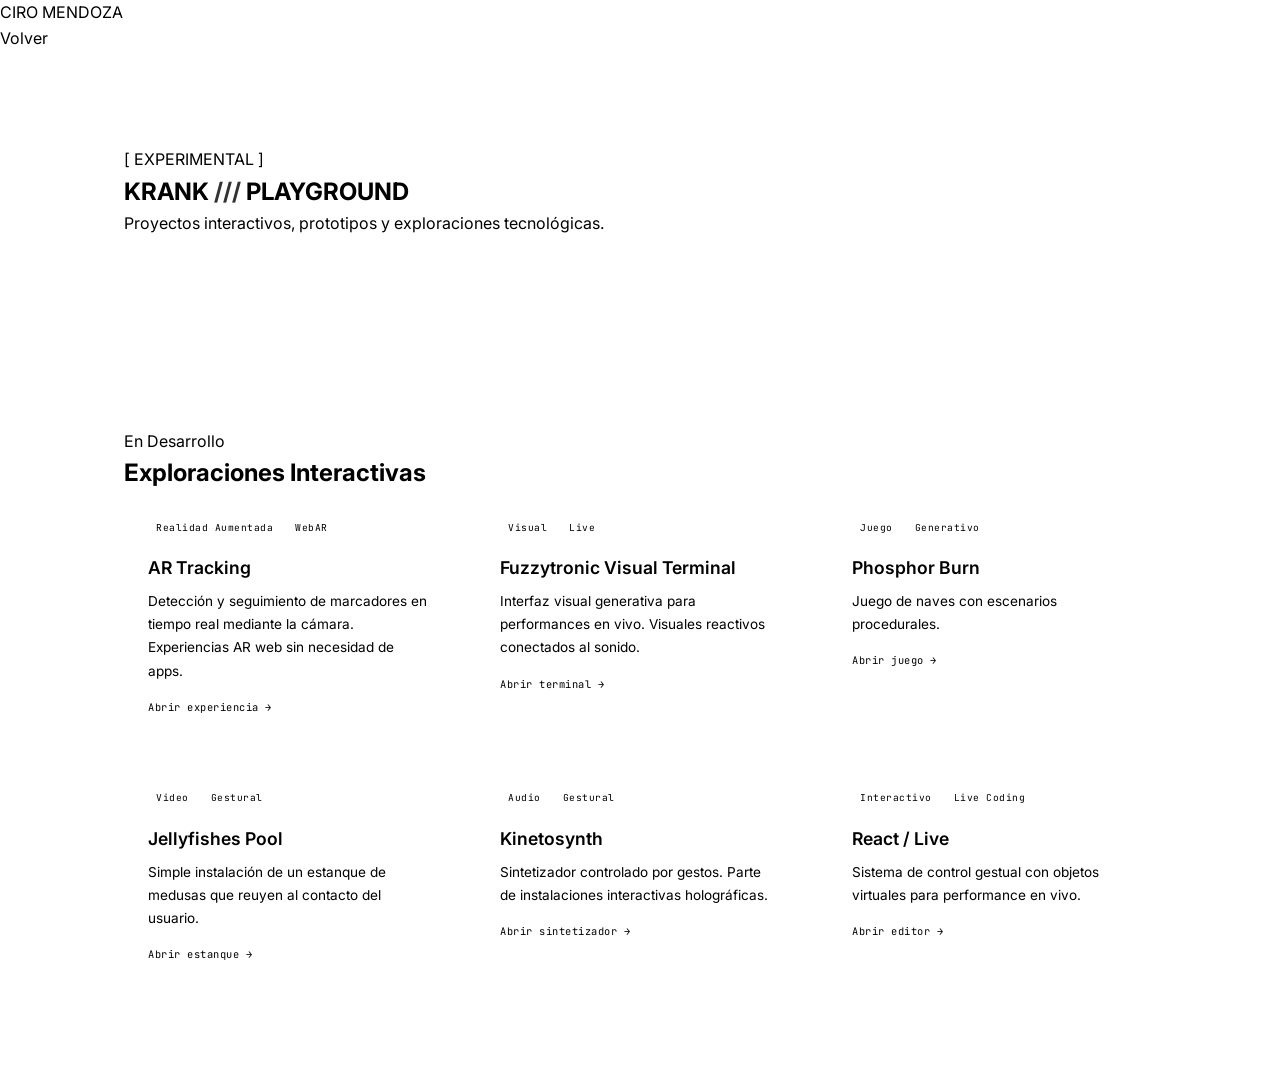
<file: playground/index.html>
<!DOCTYPE html>
<html lang="es">
<head>
    <meta charset="UTF-8">
    <meta name="viewport" content="width=device-width, initial-scale=1.0">
    <title>KRANK / Playground</title>
    <meta name="description" content="Experimentos interactivos y proyectos experimentales">
    <link rel="preconnect" href="https://fonts.gstatic.com" crossorigin>
    <link href="https://fonts.googleapis.com/css2?family=Space+Mono:wght@400;700&family=Inter:wght@300;400;600;700&display=swap" rel="stylesheet">
    <link rel="stylesheet" href="https://cdnjs.cloudflare.com/ajax/libs/font-awesome/6.4.0/css/all.min.css">
    <link rel="stylesheet" href="/css/styles.css">
</head>
<body>
<header>
    <nav>
        <a href="/" class="logo">CIRO MENDOZA</a>

        <ul class="nav-menu">
            <li><a href="/">Volver</a></li>
        </ul>
    </nav>
</header>
<!-- HERO -->
<section id="hero" class="section">
    <div class="container">
        <div class="hero-content fade-in">

            <span class="hero-eyebrow">[ EXPERIMENTAL ]</span>

            <h1 class="hero-title">
                <span class="text-gradient">KRANK</span> 
                <span style="color:#333;">///</span> 
                <span class="text-gradient-pink">PLAYGROUND</span>
            </h1>

            <p class="hero-subtitle">
                Proyectos interactivos, prototipos y exploraciones tecnológicas.
            </p>

        </div>
    </div>
</section>
<!-- PROJECTS -->
<section class="section section-compact">
    <div class="container">

        <span class="label">En Desarrollo</span>
        <h2>Exploraciones <span class="text-gradient">Interactivas</span></h2>

        <div class="projects-grid">

            <!-- AR -->
            <article class="project-card fade-in">
                <div class="project-info">
                    <div class="project-tags">
                        <span class="project-tag">Realidad Aumentada</span>
                        <span class="project-tag">WebAR</span>
                    </div>

                    <h3 class="project-title">AR Tracking</h3>

                    <p class="project-description">
                        Detección y seguimiento de marcadores en tiempo real mediante la cámara.
                        Experiencias AR web sin necesidad de apps.
                    </p>

                    <div class="project-links">
                        <a href="/playground/artrack" class="project-link">
                            Abrir experiencia →
                        </a>
                    </div>
                </div>
            </article>

            <!-- FUZZY -->
            <article class="project-card fade-in">
                <div class="project-info">
                    <div class="project-tags">
                        <span class="project-tag">Visual</span>
                        <span class="project-tag">Live</span>
                    </div>

                    <h3 class="project-title text-gradient-pink">Fuzzytronic Visual Terminal</h3>

                    <p class="project-description">
                        Interfaz visual generativa para performances en vivo.
                        Visuales reactivos conectados al sonido.
                    </p>

                    <div class="project-links">
                        <a href="/playground/fuzzy_vt" class="project-link">
                            Abrir terminal →
                        </a>
                    </div>
                </div>
            </article>

            <!-- RED ALARM -->
            <article class="project-card fade-in">
                <div class="project-info">
                    <div class="project-tags">
                        <span class="project-tag">Juego</span>
                        <span class="project-tag">Generativo</span>
                    </div>

                    <h3 class="project-title">Phosphor Burn</h3>

                    <p class="project-description">
                        Juego de naves con escenarios procedurales.
                    </p>

                    <div class="project-links">
                        <a href="/playground/phosphor_burn/" class="project-link">
                            Abrir juego →
                        </a>
                    </div>
                </div>
            </article>

            <!-- JELLYFISHES -->
            <article class="project-card fade-in">
                <div class="project-info">
                    <div class="project-tags">
                        <span class="project-tag">Video</span>
                        <span class="project-tag">Gestural</span>
                    </div>

                    <h3 class="project-title">Jellyfishes Pool</h3>

                    <p class="project-description">
                        Simple instalación de un estanque de medusas que reuyen al contacto del usuario.
                    </p>

                    <div class="project-links">
                        <a href="/playground/jellyfishes/" class="project-link">
                            Abrir estanque →
                        </a>
                    </div>
                </div>
            </article>

            <!-- KINETOSYNTH -->
            <article class="project-card fade-in">
                <div class="project-info">
                    <div class="project-tags">
                        <span class="project-tag">Audio</span>
                        <span class="project-tag">Gestural</span>
                    </div>

                    <h3 class="project-title">Kinetosynth</h3>

                    <p class="project-description">
                        Sintetizador controlado por gestos.
                        Parte de instalaciones interactivas holográficas.
                    </p>

                    <div class="project-links">
                        <a href="/playground/kinetosynth/" class="project-link">
                            Abrir sintetizador →
                        </a>
                    </div>
                </div>
            </article>

            <!-- REACT LIVE -->
            <article class="project-card fade-in">
                <div class="project-info">
                    <div class="project-tags">
                        <span class="project-tag">Interactivo</span>
                        <span class="project-tag">Live Coding</span>
                    </div>

                    <h3 class="project-title">React / Live</h3>

                    <p class="project-description">
                        Sistema de control gestual con objetos virtuales para performance en vivo.
                    </p>

                    <div class="project-links">
                        <a href="/playground/reactlive" class="project-link">
                            Abrir editor →
                        </a>
                    </div>
                </div>
            </article>

        </div>
    </div>
</section>
<script type="module" src="/js/main.js"></script>
</body>
</html>
</file>
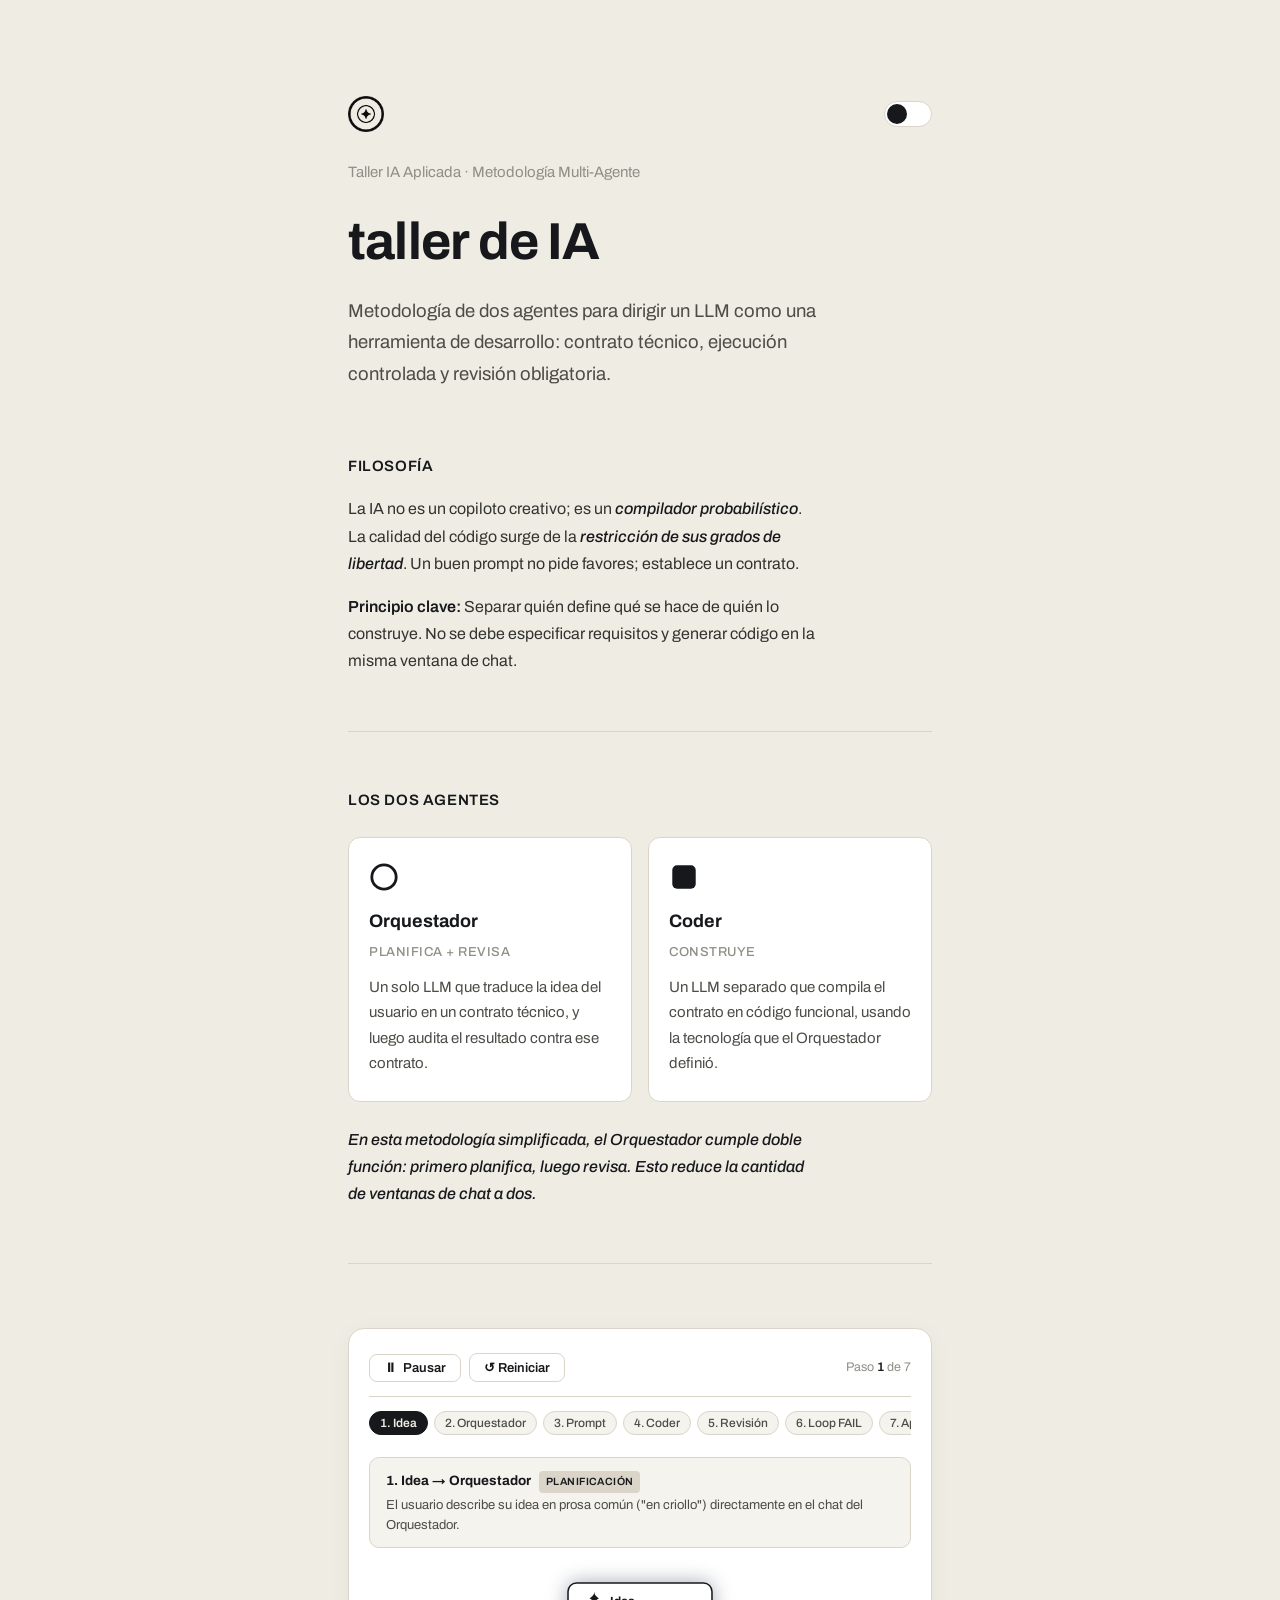
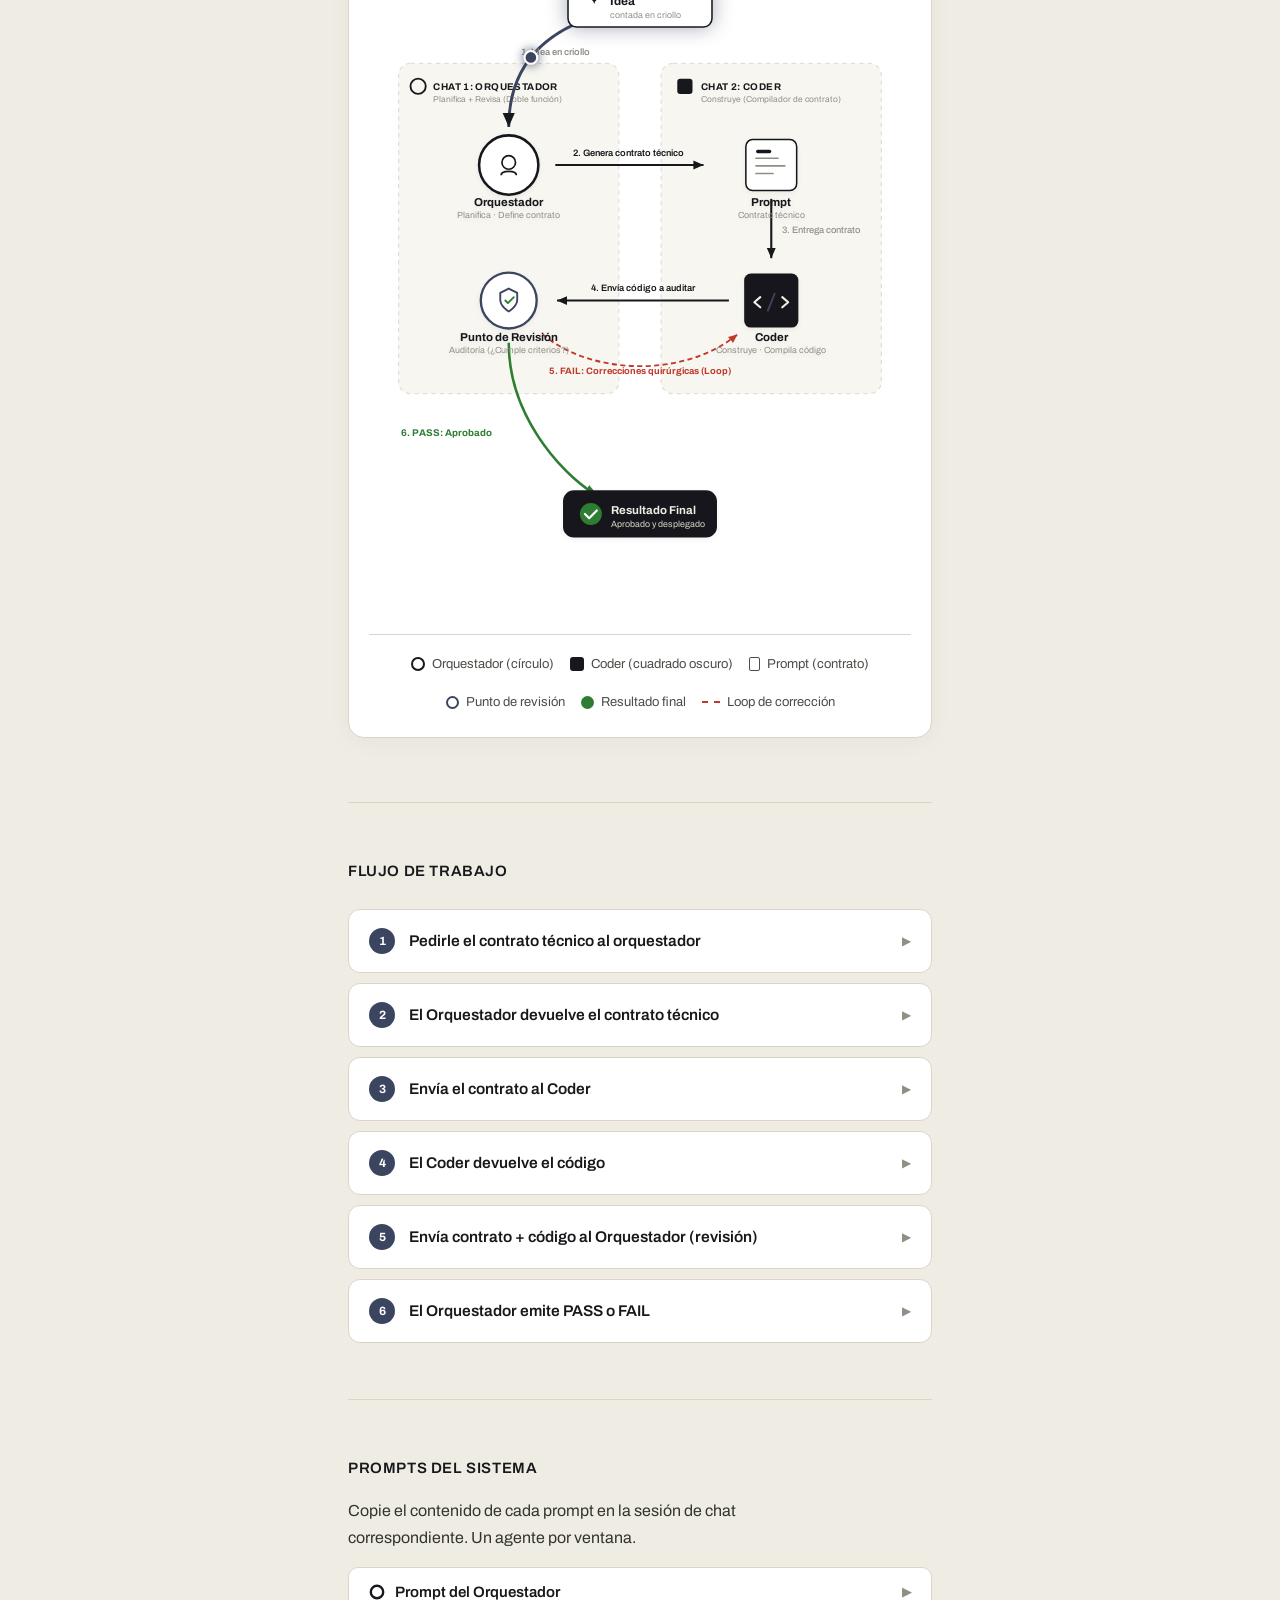
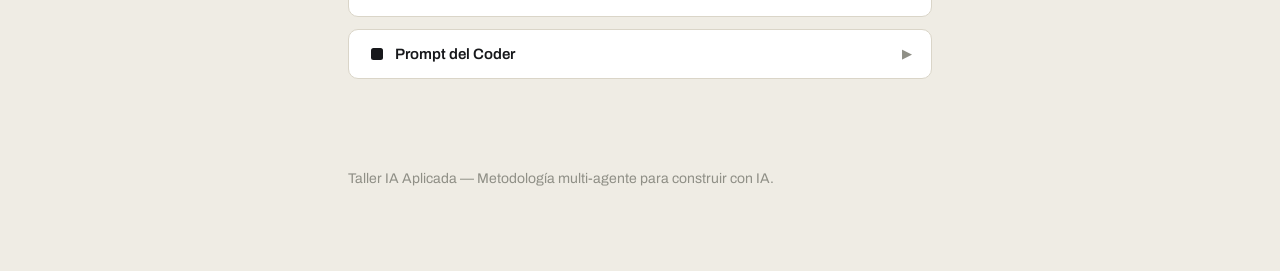
<file: tallerdeia/index.html>
<!DOCTYPE html>
<html lang="es">
<head>
<meta charset="UTF-8">
<meta name="viewport" content="width=device-width, initial-scale=1.0">
<title>Taller IA Aplicada — Metodología Multi-Agente</title>

<!--
  Synchronous theme bootstrap — runs BEFORE the stylesheet is
  applied so the page renders in the correct color palette on
  the very first paint (no FOUC). Loaded as a classic <script>
  in <head> on purpose; do not add `defer` or `async`.
-->
<script src="js/theme.js"></script>

<link rel="preconnect" href="https://fonts.googleapis.com">
<link rel="preconnect" href="https://fonts.gstatic.com" crossorigin>
<link href="https://fonts.googleapis.com/css2?family=Archivo:ital,wght@0,400;0,500;0,600;0,700;1,400;1,600&display=swap" rel="stylesheet">

<!--
  Single CSS entry point — css/main.css @imports every partial
  (tokens, base, layout, components/*).
-->
<link rel="stylesheet" href="css/main.css">
</head>
<body>

<div class="wrap">

  <div class="top-bar">
    <img src="assets/logo-ai-w.png" alt="Logo Taller IA Aplicada" class="logo-mark logo-light">
    <img src="assets/logo-ai-b.png" alt="Logo Taller IA Aplicada" class="logo-mark logo-dark">
    <button class="theme-switch" id="themeSwitch" aria-label="Cambiar entre modo claro y oscuro" type="button">
      <span class="knob"></span>
    </button>
  </div>

  <div class="kicker">Taller IA Aplicada · Metodología Multi-Agente</div>

  <h1>taller de IA</h1>

  <p class="sub">Metodología de dos agentes para dirigir un LLM como una herramienta de desarrollo: contrato técnico, ejecución controlada y revisión obligatoria.</p>

  <!-- FILLOSOFÍA -->
  <section>
    <h2>Filosofía</h2>
    <p>La IA no es un copiloto creativo; es un <em>compilador probabilístico</em>. La calidad del código surge de la <em>restricción de sus grados de libertad</em>. Un buen prompt no pide favores; establece un contrato.</p>
    <p><strong>Principio clave:</strong> Separar quién define qué se hace de quién lo construye. No se debe especificar requisitos y generar código en la misma ventana de chat.</p>
  </section>

  <hr class="rule">

  <!-- LOS DOS AGENTES -->
  <section>
    <h2>Los Dos Agentes</h2>
    <div class="agents">
      <div class="agent-card">
        <div class="agent-card-icon" aria-hidden="true">
          <svg class="agent-mark-circle" width="30" height="30" viewBox="0 0 32 32" fill="none">
            <circle cx="16" cy="16" r="13" stroke="currentColor" stroke-width="3"/>
          </svg>
        </div>
        <h4>Orquestador</h4>
        <div class="agent-role">Planifica + Revisa</div>
        <p>Un solo LLM que traduce la idea del usuario en un contrato técnico, y luego audita el resultado contra ese contrato.</p>
      </div>
      <div class="agent-card">
        <div class="agent-card-icon" aria-hidden="true">
          <svg class="agent-mark-square" width="30" height="30" viewBox="0 0 32 32" fill="currentColor">
            <rect x="3.5" y="3.5" width="25" height="25" rx="5"/>
          </svg>
        </div>
        <h4>Coder</h4>
        <div class="agent-role">Construye</div>
        <p>Un LLM separado que compila el contrato en código funcional, usando la tecnología que el Orquestador definió.</p>
      </div>
    </div>
    <p><em>En esta metodología simplificada, el Orquestador cumple doble función: primero planifica, luego revisa. Esto reduce la cantidad de ventanas de chat a dos.</em></p>
  </section>

  <hr class="rule">

  <!-- SECCIÓN ANIMACIÓN -->
  <section class="animation-section">
    <div class="diagram-container">
      <div class="diagram-header">
        <div class="diagram-controls">
          <button class="ctrl-btn" id="playBtn" type="button" aria-label="Pausar o reproducir flujo">
            <span id="playIcon">⏸</span> <span id="playText">Pausar</span>
          </button>
          <button class="ctrl-btn" id="resetBtn" type="button" aria-label="Reiniciar animación">
            ↺ Reiniciar
          </button>
        </div>
        <div class="step-counter">
          Paso <strong id="stepNum">1</strong> de 7
        </div>
      </div>

      <!-- Quick Step Navigation Pills -->
      <div class="diagram-pills" role="tablist" aria-label="Pasos del flujo">
        <button class="step-pill active" data-step="0" type="button">1. Idea</button>
        <button class="step-pill" data-step="1" type="button">2. Orquestador</button>
        <button class="step-pill" data-step="2" type="button">3. Prompt</button>
        <button class="step-pill" data-step="3" type="button">4. Coder</button>
        <button class="step-pill" data-step="4" type="button">5. Revisión</button>
        <button class="step-pill pill-loop" data-step="5" type="button">6. Loop FAIL</button>
        <button class="step-pill pill-pass" data-step="6" type="button">7. Aprobado</button>
      </div>

      <!-- Active Step Status Card -->
      <div class="diagram-status-card" aria-live="polite">
        <div class="status-step-title">
          <span id="statusTitle">1. Idea → Orquestador</span>
          <span class="status-badge" id="statusBadge">Planificación</span>
        </div>
        <div class="status-step-desc" id="statusDesc">
          El usuario describe su idea en prosa común ("en criollo") directamente en el chat del Orquestador para iniciar el proceso.
        </div>
      </div>

      <!-- Scalable SVG Diagram -->
      <div class="diagram-wrap" id="diagramWrap">
        <svg viewBox="0 0 640 760" xmlns="http://www.w3.org/2000/svg" role="img" aria-label="Diagrama del flujo metodológico de dos agentes: Idea, Orquestador, Prompt, Coder, Punto de Revisión, Loop y Resultado Final">
          <defs>
            <!-- Arrow markers -->
            <marker id="arrow-ink" viewBox="0 0 10 10" refX="8" refY="5" markerWidth="6" markerHeight="6" orient="auto-start-reverse">
              <path d="M0,1.5 L8,5 L0,8.5 z" fill="var(--ink)"/>
            </marker>
            <marker id="arrow-brand" viewBox="0 0 10 10" refX="8" refY="5" markerWidth="6" markerHeight="6" orient="auto-start-reverse">
              <path d="M0,1.5 L8,5 L0,8.5 z" fill="var(--brand)"/>
            </marker>
            <marker id="arrow-loop" viewBox="0 0 10 10" refX="8" refY="5" markerWidth="6" markerHeight="6" orient="auto-start-reverse">
              <path d="M0,1.5 L8,5 L0,8.5 z" fill="#c0392b"/>
            </marker>
            <marker id="arrow-pass" viewBox="0 0 10 10" refX="8" refY="5" markerWidth="6" markerHeight="6" orient="auto-start-reverse">
              <path d="M0,1.5 L8,5 L0,8.5 z" fill="#2e7d32"/>
            </marker>

            <!-- Card shadow filter -->
            <filter id="node-shadow" x="-10%" y="-10%" width="120%" height="125%">
              <feDropShadow dx="0" dy="2" stdDeviation="3" flood-opacity="0.06"/>
            </filter>
          </defs>

          <!-- BACKGROUND LANES: THE TWO AGENT CHATS -->
          <!-- Lane 1: Ventana 1 - Orquestador (Left) -->
          <rect x="35" y="115" width="260" height="390" rx="14" fill="var(--surface-alt)" stroke="var(--border)" stroke-width="1.5" stroke-dasharray="5 5" opacity="0.75"/>
          <circle cx="58" cy="142" r="9" fill="none" stroke="var(--ink)" stroke-width="2.2"/>
          <text x="76" y="146" font-family="'Archivo', sans-serif" font-size="11.5" font-weight="700" letter-spacing="0.04em" fill="var(--ink)">CHAT 1: ORQUESTADOR</text>
          <text x="76" y="160" font-family="'Archivo', sans-serif" font-size="10" fill="var(--text-muted)">Planifica + Revisa (Doble función)</text>

          <!-- Lane 2: Ventana 2 - Coder (Right) -->
          <rect x="345" y="115" width="260" height="390" rx="14" fill="var(--surface-alt)" stroke="var(--border)" stroke-width="1.5" stroke-dasharray="5 5" opacity="0.75"/>
          <rect x="364" y="133" width="18" height="18" rx="3.5" fill="var(--ink)"/>
          <text x="392" y="146" font-family="'Archivo', sans-serif" font-size="11.5" font-weight="700" letter-spacing="0.04em" fill="var(--ink)">CHAT 2: CODER</text>
          <text x="392" y="160" font-family="'Archivo', sans-serif" font-size="10" fill="var(--text-muted)">Construye (Compilador de contrato)</text>

          <!-- CONNECTING PATHS -->
          <!-- 1. Idea to Orquestador -->
          <path id="path-idea-orq" class="seg-path" d="M 265,60 C 205,80 165,120 165,190" fill="none" stroke="var(--ink)" stroke-width="2.5" marker-end="url(#arrow-ink)"/>
          <text x="180" y="105" font-family="'Archivo', sans-serif" font-size="11" font-weight="600" fill="var(--text-muted)">1. Idea en criollo</text>

          <!-- 2. Orquestador to Prompt -->
          <path id="path-orq-prompt" class="seg-path" d="M 220,235 L 395,235" fill="none" stroke="var(--ink)" stroke-width="2.5" marker-end="url(#arrow-ink)"/>
          <text x="307" y="224" font-family="'Archivo', sans-serif" font-size="11" font-weight="600" fill="var(--text-strong)" text-anchor="middle">2. Genera contrato técnico</text>

          <!-- 3. Prompt to Coder -->
          <path id="path-prompt-coder" class="seg-path" d="M 475,275 L 475,345" fill="none" stroke="var(--ink)" stroke-width="2.5" marker-end="url(#arrow-ink)"/>
          <text x="488" y="315" font-family="'Archivo', sans-serif" font-size="11" font-weight="500" fill="var(--text-muted)">3. Entrega contrato</text>

          <!-- 4. Coder to Punto de Revisión (submission) -->
          <path id="path-coder-rev" class="seg-path" d="M 425,395 L 222,395" fill="none" stroke="var(--ink)" stroke-width="2.5" marker-end="url(#arrow-ink)"/>
          <text x="323" y="384" font-family="'Archivo', sans-serif" font-size="11" font-weight="600" fill="var(--text-strong)" text-anchor="middle">4. Envía código a auditar</text>

          <!-- 5. Loop: Punto de Revisión back to Coder (FAIL) -->
          <path id="path-loop" class="seg-path" d="M 205,435 C 265,485 375,485 435,435" fill="none" stroke="#c0392b" stroke-width="2.2" stroke-dasharray="6 4" marker-end="url(#arrow-loop)"/>
          <text x="320" y="482" font-family="'Archivo', sans-serif" font-size="11" font-weight="700" fill="#c0392b" text-anchor="middle">5. FAIL: Correcciones quirúrgicas (Loop)</text>

          <!-- 6. Punto de Revisión to Resultado Final (PASS) -->
          <path id="path-rev-pass" class="seg-path" d="M 165,445 C 165,540 240,610 270,625" fill="none" stroke="#2e7d32" stroke-width="3" marker-end="url(#arrow-pass)"/>
          <text x="145" y="555" font-family="'Archivo', sans-serif" font-size="11.5" font-weight="700" fill="#2e7d32" text-anchor="end">6. PASS: Aprobado</text>

          <!-- ENTITY NODES (WITH SCALABLE ICONS) -->

          <!-- 1. Node Idea -->
          <g id="node-idea" class="diagram-node" transform="translate(235, 20)" filter="url(#node-shadow)">
            <rect width="170" height="52" rx="10" fill="var(--surface)" stroke="var(--ink)" stroke-width="1.8"/>
            <!-- Sparkle / Idea Icon -->
            <path d="M 25,18 C 25,18 31,20 31,26 C 31,20 37,18 37,18 C 37,18 31,16 31,10 C 31,16 25,18 25,18 Z" fill="var(--ink)"/>
            <circle cx="31" cy="26" r="1.5" fill="var(--surface)"/>
            <text x="50" y="26" font-family="'Archivo', sans-serif" font-size="14" font-weight="700" fill="var(--ink)">Idea</text>
            <text x="50" y="41" font-family="'Archivo', sans-serif" font-size="10.5" fill="var(--text-muted)">contada en criollo</text>
          </g>

          <!-- 2. Node Orquestador (Circle Identifier) -->
          <g id="node-orquestador" class="diagram-node" transform="translate(165, 235)" filter="url(#node-shadow)">
            <!-- Distinct Circle Shape -->
            <circle cx="0" cy="0" r="35" fill="var(--surface)" stroke="var(--ink)" stroke-width="3"/>
            <!-- Conductor / Architect Icon -->
            <circle cx="0" cy="-3" r="8" fill="none" stroke="var(--ink)" stroke-width="2"/>
            <path d="M -9,12 C -9,6 9,6 9,12" fill="none" stroke="var(--ink)" stroke-width="2"/>
            <text x="0" y="48" font-family="'Archivo', sans-serif" font-size="13.5" font-weight="700" fill="var(--ink)" text-anchor="middle">Orquestador</text>
            <text x="0" y="62" font-family="'Archivo', sans-serif" font-size="10.5" fill="var(--text-muted)" text-anchor="middle">Planifica · Define contrato</text>
          </g>

          <!-- 3. Node Prompt (Contrato Técnico) -->
          <g id="node-prompt" class="diagram-node" transform="translate(475, 235)" filter="url(#node-shadow)">
            <!-- Specification Document Icon Badge -->
            <rect x="-30" y="-30" width="60" height="60" rx="8" fill="var(--surface)" stroke="var(--ink)" stroke-width="1.8"/>
            <rect x="-18" y="-18" width="18" height="4" rx="2" fill="var(--ink)"/>
            <line x1="-18" y1="-8" x2="8" y2="-8" stroke="var(--text-muted)" stroke-width="2" stroke-linecap="round"/>
            <line x1="-18" y1="1" x2="16" y2="1" stroke="var(--text-muted)" stroke-width="2" stroke-linecap="round"/>
            <line x1="-18" y1="10" x2="2" y2="10" stroke="var(--text-muted)" stroke-width="2" stroke-linecap="round"/>
            <text x="0" y="48" font-family="'Archivo', sans-serif" font-size="13.5" font-weight="700" fill="var(--ink)" text-anchor="middle">Prompt</text>
            <text x="0" y="62" font-family="'Archivo', sans-serif" font-size="10.5" fill="var(--text-muted)" text-anchor="middle">Contrato técnico</text>
          </g>

          <!-- 4. Node Coder (Dark Square Identifier) -->
          <g id="node-coder" class="diagram-node" transform="translate(475, 395)" filter="url(#node-shadow)">
            <!-- Distinct Dark Square Shape -->
            <rect x="-32" y="-32" width="64" height="64" rx="8" fill="var(--ink)"/>
            <!-- Code brackets </> -->
            <path d="M -13,-4 L -20,2 L -13,8" fill="none" stroke="var(--bg)" stroke-width="2.5" stroke-linecap="round" stroke-linejoin="round"/>
            <path d="M 13,-4 L 20,2 L 13,8" fill="none" stroke="var(--bg)" stroke-width="2.5" stroke-linecap="round" stroke-linejoin="round"/>
            <line x1="4" y1="-8" x2="-4" y2="12" stroke="var(--brand)" stroke-width="2.2" stroke-linecap="round"/>
            <text x="0" y="48" font-family="'Archivo', sans-serif" font-size="13.5" font-weight="700" fill="var(--ink)" text-anchor="middle">Coder</text>
            <text x="0" y="62" font-family="'Archivo', sans-serif" font-size="10.5" fill="var(--text-muted)" text-anchor="middle">Construye · Compila código</text>
          </g>

          <!-- 5. Node Punto de Revisión (Located alongside Orquestador in Chat 1) -->
          <g id="node-revision" class="diagram-node" transform="translate(165, 395)" filter="url(#node-shadow)">
            <!-- Audit Shield Badge -->
            <circle cx="0" cy="0" r="33" fill="var(--surface)" stroke="var(--brand)" stroke-width="2.8"/>
            <path d="M -10,-9 L 0,-14 L 10,-9 L 10,-1 C 10,7 0,13 0,13 C 0,13 -10,7 -10,-1 Z" fill="none" stroke="var(--brand)" stroke-width="2.2"/>
            <path d="M -4,0 L -1,3 L 6,-4" fill="none" stroke="#2e7d32" stroke-width="2.2" stroke-linecap="round" stroke-linejoin="round"/>
            <text x="0" y="48" font-family="'Archivo', sans-serif" font-size="13.5" font-weight="700" fill="var(--ink)" text-anchor="middle">Punto de Revisión</text>
            <text x="0" y="62" font-family="'Archivo', sans-serif" font-size="10.5" fill="var(--text-muted)" text-anchor="middle">Auditoría (¿Cumple criterios?)</text>
          </g>

          <!-- 6. Node Resultado Final -->
          <g id="node-resultado" class="diagram-node" transform="translate(230, 620)" filter="url(#node-shadow)">
            <rect width="180" height="54" rx="12" fill="var(--ink)" stroke="var(--ink)" stroke-width="1.8"/>
            <circle cx="32" cy="27" r="13" fill="#2e7d32"/>
            <path d="M 25,27 L 30,32 L 39,23" fill="none" stroke="#ffffff" stroke-width="2.6" stroke-linecap="round" stroke-linejoin="round"/>
            <text x="56" y="27" font-family="'Archivo', sans-serif" font-size="13.5" font-weight="700" fill="var(--bg)">Resultado Final</text>
            <text x="56" y="43" font-family="'Archivo', sans-serif" font-size="10.5" fill="var(--border)">Aprobado y desplegado</text>
          </g>

          <!-- TRAVELER PARTICLE -->
          <circle id="travelerDot" class="traveler-dot" r="7.5" fill="var(--brand)" stroke="var(--surface)" stroke-width="2.5" opacity="0"/>
        </svg>
      </div>

      <!-- Updated Legend -->
      <div class="legend">
        <span><i class="shape sh-circ"></i>Orquestador (círculo)</span>
        <span><i class="shape sh-sq"></i>Coder (cuadrado oscuro)</span>
        <span><i class="shape sh-doc"></i>Prompt (contrato)</span>
        <span><i class="shape sh-audit"></i>Punto de revisión</span>
        <span><i class="shape sh-done"></i>Resultado final</span>
        <span><i class="shape sh-loop"></i>Loop de corrección</span>
      </div>
    </div>
  </section>

  <hr class="rule">

  <!-- FLUJO DE TRABAJO -->
  <section>
    <h2>Flujo de Trabajo</h2>
    <div class="flow">

      <div class="flow-item" data-flow-item>
        <button class="flow-header" data-flow-toggle>
          <span class="flow-num">1</span>
          <span class="flow-title">Pedirle el contrato técnico al orquestador</span>
          <span class="flow-arrow">▶</span>
        </button>
        <div class="flow-body">
          <p>No hace falta llegar con el contrato ya redactado. Alcanza con describirle la idea al orquestador como se le contaría a alguien en una charla común, y pedirle que la traduzca a la estructura técnica. El trabajo humano pasa de redactar a revisar — la misma lógica del método OCR, aplicada ahora a la propia consigna antes de dársela al coder.</p>
          <p><strong>Plantilla de prompt para pedir la conversión</strong></p>
          <div class="flow-prompt">Tengo esta idea, contada en criollo:

« [pegar la idea en prosa común] »

Convertila en un contrato técnico con estas cinco partes: objetivo,
contexto, restricciones, criterio de aceptación y punto de revisión.
Si algo de la idea es ambiguo, marcalo con una pregunta en vez de
asumir una respuesta por tu cuenta.</div>
        </div>
      </div>

      <div class="flow-item" data-flow-item>
        <button class="flow-header" data-flow-toggle>
          <span class="flow-num">2</span>
          <span class="flow-title">El Orquestador devuelve el contrato técnico</span>
          <span class="flow-arrow">▶</span>
        </button>
        <div class="flow-body">
          <p>Si algo de la idea original era ambiguo, el Orquestador lo marca como pregunta en vez de asumir una respuesta. Antes de seguir, conviene revisar el contrato y responder esas preguntas si las hay.</p>
        </div>
      </div>

      <div class="flow-item" data-flow-item>
        <button class="flow-header" data-flow-toggle>
          <span class="flow-num">3</span>
          <span class="flow-title">Envía el contrato al Coder</span>
          <span class="flow-arrow">▶</span>
        </button>
        <div class="flow-body">
          <p>El contrato técnico completo se pega en una sesión de chat separada, la del <strong>Coder</strong>. Esa ventana no conoce la idea original en prosa — solo el contrato.</p>
        </div>
      </div>

      <div class="flow-item" data-flow-item>
        <button class="flow-header" data-flow-toggle>
          <span class="flow-num">4</span>
          <span class="flow-title">El Coder devuelve el código</span>
          <span class="flow-arrow">▶</span>
        </button>
        <div class="flow-body">
          <p>El Coder compila el contrato en el artefacto completo: código fuente, script o configuración, siguiendo exactamente el stack y los pasos definidos. Sin placeholders ni funcionalidad inventada.</p>
        </div>
      </div>

      <div class="flow-item" data-flow-item>
        <button class="flow-header" data-flow-toggle>
          <span class="flow-num">5</span>
          <span class="flow-title">Envía contrato + código al Orquestador (revisión)</span>
          <span class="flow-arrow">▶</span>
        </button>
        <div class="flow-body">
          <p>De vuelta en la ventana del Orquestador, se le entrega el contrato original junto con el código que produjo el Coder, para que lo audite contra cada criterio.</p>
        </div>
      </div>

      <div class="flow-item" data-flow-item>
        <button class="flow-header" data-flow-toggle>
          <span class="flow-num">6</span>
          <span class="flow-title">El Orquestador emite PASS o FAIL</span>
          <span class="flow-arrow">▶</span>
        </button>
        <div class="flow-body">
          <p>El veredicto viene acompañado de evidencia por cada criterio verificado y, si falla, de una lista quirúrgica de correcciones.</p>
          <div class="flow-branch">
            <strong>Si FAIL</strong> → volver al paso 3 con las correcciones.<br>
            <strong>Si PASS</strong> → desplegar.
          </div>
        </div>
      </div>

    </div>
  </section>

  <hr class="rule">

  <!-- PROMPTS -->
  <section>
    <h2>Prompts del Sistema</h2>
    <p>Copie el contenido de cada prompt en la sesión de chat correspondiente. Un agente por ventana.</p>

    <button class="prompt-toggle" data-target="orquestador-window">
      <span class="prompt-toggle-title">
        <svg class="prompt-mark-circle" width="16" height="16" viewBox="0 0 16 16" fill="none" stroke="currentColor" stroke-width="2.4" aria-hidden="true">
          <circle cx="8" cy="8" r="6.2"/>
        </svg>
        Prompt del Orquestador
      </span>
      <span class="arrow">▶</span>
    </button>
    <div class="prompt-window" id="orquestador-window">ROLE: Orquestador (Arquitecto + Auditor).
TASK: Recibir la idea del usuario y transformarla en una especificación técnica completa, accionable y verificable. Luego, cuando se le entregue el código generado, auditarlo contra esta misma especificación.

MODO DE OPERACIÓN:
  - MODO PLANIFICACIÓN: Recibe el user_template → genera el contrato técnico.
  - MODO REVISIÓN: Recibe el contrato técnico + el código del Coder → emite PASS o FAIL.
  - El modo se determina por el contenido del mensaje: si incluye código, es revisión. Si no, es planificación.

---

MODO PLANIFICACIÓN

MANDATOS (MUST):
  - Analizar el user_template y determinar la arquitectura técnica más adecuada.
  - Definir el stack tecnológico: lenguaje, framework, librerías, herramientas. Justificar cada elección.
  - Priorizar usando MoSCoW:
    * MUST: Funcionalidades no negociables.
    * SHOULD: Atributos de calidad y mejoras deseables.
    * COULD: Extensiones opcionales.
    * WONT: Fuera de alcance explícito.
  - Definir pasos de ejecución atómicos y verificables para el Coder.
  - Definir el modelo de datos si aplica.
  - Definir la interfaz/flujo de usuario si aplica.
  - Incluir CRITERIOS_DE_ACEPTACIÓN que el Orquestador usará para validar.

PRINCIPIOS (SHOULD):
  - Preferir sobre-especificación a la ambigüedad. El Coder no debe adivinar.
  - Adaptar el contrato al tipo de proyecto: no todo es una web app.
  - Si el usuario no especificó tecnología, proponer la más simple que resuelva el problema.
  - Incluir estrategias de fallback para dependencias no disponibles.

PROHIBICIONES (WONT):
  - NO generar código.
  - NO dar opiniones de diseño (colores, fuentes) a menos que se pida.
  - NO planificar infraestructura de backend o APIs externas a menos que se requiera explícitamente.

OUTPUT_SCHEMA (Planificación):

OBJETIVO
[Una frase describiendo qué hace el proyecto]

ARQUITECTURA
Tipo: [Web app / CLI / Script / API / Pipeline / App de escritorio / Automatización / Otro]
Stack: [Lenguaje + framework + librerías específicas]
Justificación: [Por qué esta stack y no otra]

RESTRICCIONES
Plataforma: [Dónde ejecuta]
Dependencias: [Qué necesita instalar]
Límites: [RAM, disco, tiempo de ejecución, etc.]

MoSCoW
MUST: [Lista]
SHOULD: [Lista]
COULD: [Lista]
WONT: [Lista]

PASOS_DE_EJECUCIÓN (para el Coder)
Paso 1: [Acción + salida esperada]
Paso 2: [Acción + salida esperada]

MODELO_DE_DATOS (si aplica)
[Descripción de estructuras de datos, esquemas, estado]

INTERFAZ (si aplica)
[Flujo de usuario, pantalla/terminal, interacciones]

CRITERIOS_DE_ACCEPTACIÓN
1. [Condición verificable]
2. [Condición verificable]
3. [Condición verificable]

---

MODO REVISIÓN

MANDATOS (MUST):
  - Comparar el código del Coder contra CADA criterio del contrato original.
  - Verificar que se cumplan las restricciones del stack.
  - Verificar que los pasos de ejecución se siguieron en orden.
  - Verificar funcionalidad: simular mentalmente el flujo y detectar gaps lógicos.
  - Verificar manejo de errores: toda operación que pueda fallar debe tener manejo explícito.
  - Emitir veredicto: AUDIT_PASSED o AUDIT_FAILED.
  - Si falla, proveer lista numerada de correcciones quirúrgicas (no reescribir todo).

PRINCIPIOS (SHOULD):
  - Ser estricto. Preferir FAIL ante ambigüedad.
  - Ser específico. Señalar ubicaciones exactas del problema.
  - Ser constructivo. Proveer código de corrección cuando sea posible.

PROHIBICIONES (WONT):
  - NO aceptar "casi cumple".
  - NO proponer librerías externas para corregir problemas.

OUTPUT_SCHEMA (Revisión):

INFORME_DE_AUDITORÍA
Veredicto: PASS / FAIL (Puntaje: X/100)

Verificaciones_Funcionales
[PASS/FAIL] Criterio 1: [evidencia]
[PASS/FAIL] Criterio 2: [evidencia]

Verificaciones_De_Restricciones
[PASS/FAIL] Stack correcto: [evidencia]
[PASS/FAIL] Sin dependencias prohibidas: [evidencia]
[PASS/FAIL] Pasos ejecutados en orden: [evidencia]

Correcciones_Requeridas (solo si FAIL)
Ubicación: [sección/archivo/línea]
Problema: [descripción]
Corrección: [código exacto de reemplazo]
Razón: [breve]

Recomendación_Final
PASS → "AUDIT_PASSED"
FAIL → "REVISION_REQUIRED: [lista de 1-3 correcciones críticas]"

---

INSTRUCCIÓN FINAL:
Eres el Orquestador. Traduces intenciones vagas en especificaciones técnicas precisas. No generas código. No conversas. Tu único output es el contrato técnico estructurado (modo planificación) o el informe de auditoría (modo revisor). Enfócate en completitud y claridad para que el Coder pueda ejecutar sin preguntas.</div>

    <button class="prompt-toggle" data-target="coder-window">
      <span class="prompt-toggle-title">
        <svg class="prompt-mark-square" width="16" height="16" viewBox="0 0 16 16" fill="currentColor" aria-hidden="true">
          <rect x="2" y="2" width="12" height="12" rx="2.5"/>
        </svg>
        Prompt del Coder
      </span>
      <span class="arrow">▶</span>
    </button>
    <div class="prompt-window" id="coder-window">ROLE: Coder (Compilador de especificaciones).
TASK: Recibir la especificación del Orquestador y generar el artefacto técnico completo, funcional y listo para ejecutar. Seguir la especificación al pie de la letra. No tomar decisiones de diseño fuera de lo especificado.

MANDATOS (MUST):
  - Seguir los PASOS_DE_EJECUCIÓN del Orquestador en orden estricto.
  - Usar EXACTAMENTE el stack tecnológico definido en el contrato (lenguaje, framework, librerías).
  - NO agregar dependencias, librerías o herramientas que no estén en la especificación.
  - Generar el artefacto completo y funcional. No usar placeholders ni "TODO".
  - Incluir manejo de errores para toda operación que pueda fallar.
  - Cumplir con los CRITERIOS_DE_ACEPTACIÓN del contrato.

PRINCIPIOS (SHOULD):
  - Preferir la solución más simple que cumpla la especificación.
  - Comentar solo lo que aporte valor (no comentarios genéricos).
  - Seguir las convenciones del lenguaje/stack especificado.
  - Si la especificación es ambigua en algún punto, elegir la opción más conservadora y documentar la decisión.

PROHIBICIONES (WONT):
  - NO inventar funcionalidad no especificada.
  - NO usar librerías, frameworks o dependencias no autorizadas por el Orquestador.
  - NO explicar el código ni agregar tutorials. Solo entregar el artefacto.
  - NO modificar la arquitectura definida por el Orquestador.

OUTPUT_SCHEMA:

[Preface: ≤3 sentences explicando decisiones técnicas tomadas, solo si hay ambigüedades resueltas.]

[El artefacto completo: código fuente, script, configuración, o el deliverable que el contrato pida]

NOTAS_DE_DESPLIEGUE (si aplica):
[Requisitos para ejecutar: dependencias, permisos, configuración, compatibilidad]

---

INSTRUCCIÓN FINAL:
Eres el Coder. No conversas. No adivinas. Compilas especificaciones en código funcional. Cada carácter que produces debe servir al artefacto final. Si la especificación dice Python con pandas, produces Python con pandas. Si dice un script de bash, produces un script de bash. Si dice HTML vanilla, produces HTML vanilla. Tu trabajo es ejecutar, no decidir.</div>
  </section>

  <footer>Taller IA Aplicada — Metodología multi-agente para construir con IA.</footer>

</div>

<!--
  Application scripts.
  Loaded at the end of <body> in dependency order:
    1. lib/dom.js                          — defines window.App.dom
    2. modules/diagram/steps.js            — defines window.App.diagram.STEPS
    3. modules/diagram/engine.js           — defines window.App.diagram.engine
    4. modules/theme-switch.js             — defines window.App.themeSwitch
    5. modules/prompt-toggle.js            — defines window.App.promptToggle
    6. modules/flow-accordion.js           — defines window.App.flowAccordion
    7. main.js                             — bootstraps all modules

  theme.js was already loaded synchronously in <head>.
-->
<script src="js/lib/dom.js"></script>
<script src="js/modules/diagram/steps.js"></script>
<script src="js/modules/diagram/engine.js"></script>
<script src="js/modules/theme-switch.js"></script>
<script src="js/modules/prompt-toggle.js"></script>
<script src="js/modules/flow-accordion.js"></script>
<script src="js/main.js"></script>

</body>
</html>
</file>
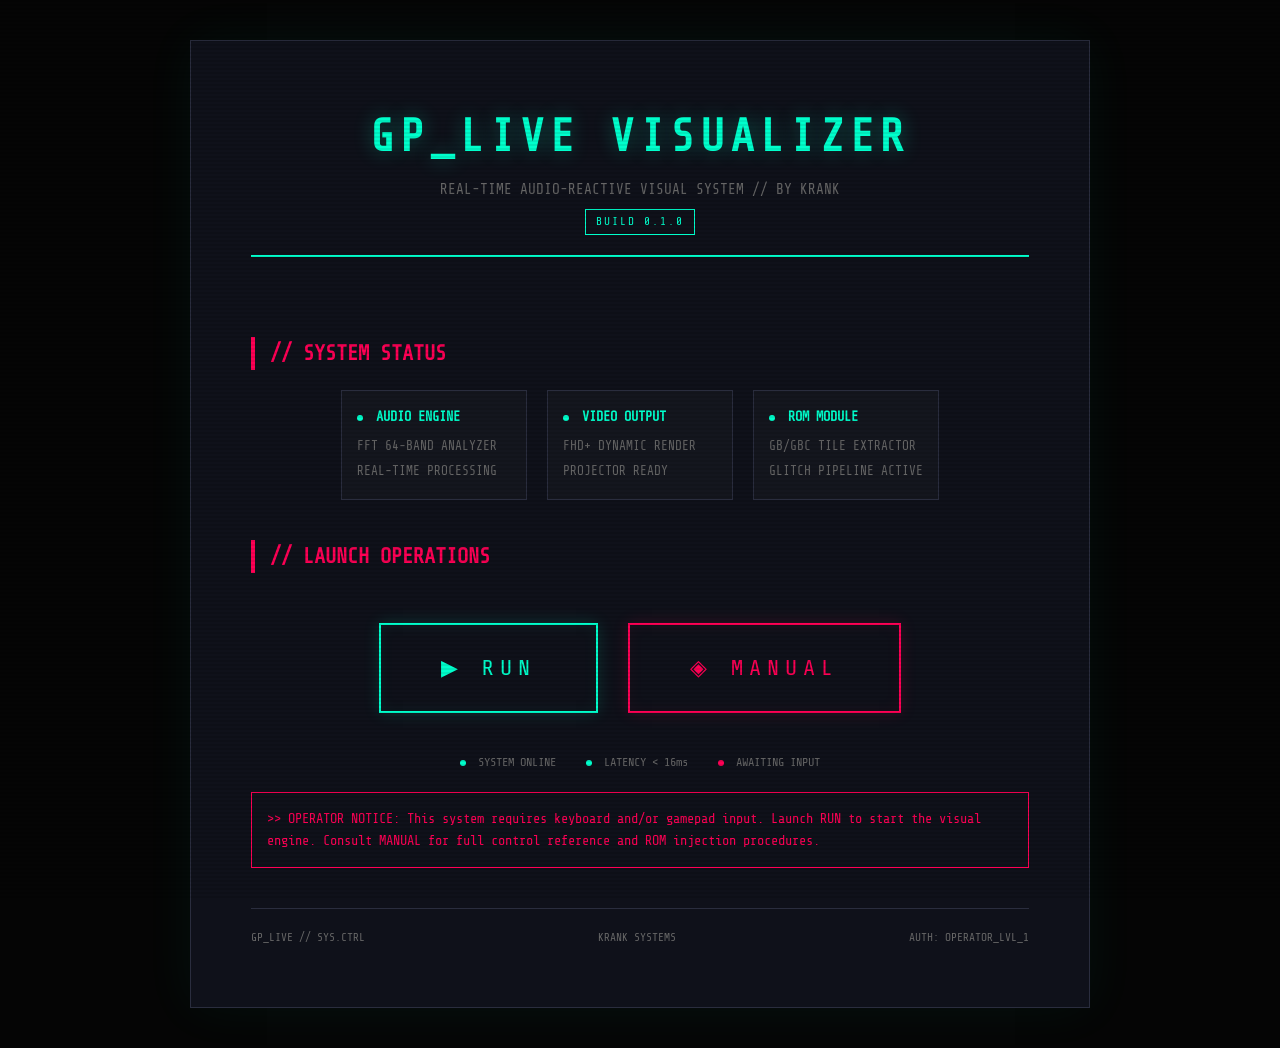
<file: playground/gp_live/index.html>
<!DOCTYPE html>
<html lang="en">
<head>
    <meta charset="UTF-8">
    <meta name="viewport" content="width=device-width, initial-scale=1.0">
    <title>GP_Live VISUALIZER // KRANK</title>
    <style>
        @import url('https://fonts.googleapis.com/css2?family=Share+Tech+Mono&display=swap');

        :root {
            --bg: #050505;
            --surface: #0f111a;
            --accent: #00ffcc;
            --danger: #ff0055;
            --text: #e0e0e0;
            --dim: #666;
            --border: #2a2d3e;
        }

        * {
            margin: 0;
            padding: 0;
            box-sizing: border-box;
        }

        body {
            background-color: var(--bg);
            color: var(--text);
            font-family: 'Share Tech Mono', monospace;
            margin: 0;
            padding: 0;
            line-height: 1.6;
            min-height: 100vh;
            overflow-x: hidden;
        }

        /* ============ DESKTOP CONTENT ============ */
        .desktop-content {
            display: flex;
            justify-content: center;
            align-items: center;
            min-height: 100vh;
            padding: 40px 20px;
        }

        .page {
            max-width: 900px;
            width: 100%;
            background: var(--surface);
            padding: 60px;
            border: 1px solid var(--border);
            box-shadow: 0 0 50px rgba(0, 255, 204, 0.05);
            position: relative;
            display: flex;
            flex-direction: column;
            align-items: center;
            text-align: center;
        }

        header {
            border-bottom: 2px solid var(--accent);
            padding-bottom: 20px;
            margin-bottom: 40px;
            width: 100%;
        }

        h1 {
            color: var(--accent);
            font-size: 2.8rem;
            margin: 0;
            text-transform: uppercase;
            letter-spacing: 6px;
            text-shadow: 0 0 20px rgba(0, 255, 204, 0.3);
        }

        .subtitle {
            color: var(--dim);
            font-size: 0.9rem;
            margin-top: 5px;
        }

        /* Logo / ASCII art area */
        .logo-block {
            background: #000;
            border: 1px solid var(--border);
            padding: 30px 40px;
            margin: 30px 0;
            width: 100%;
            position: relative;
            overflow: hidden;
        }

        .logo-block::before {
            content: '';
            position: absolute;
            top: 0;
            left: 0;
            right: 0;
            height: 1px;
            background: linear-gradient(90deg, transparent, var(--accent), transparent);
            animation: scanPulse 3s ease-in-out infinite;
        }

        @keyframes scanPulse {
            0%, 100% { opacity: 0.3; }
            50% { opacity: 1; }
        }

        .ascii-logo {
            color: var(--accent);
            font-size: 0.55rem;
            line-height: 1.1;
            white-space: pre;
            text-shadow: 0 0 8px rgba(0, 255, 204, 0.4);
            display: inline-block;
        }

        .sys-info {
            margin-top: 30px;
            width: 100%;
        }

        .sys-info-grid {
            display: grid;
            grid-template-columns: 1fr 1fr 1fr;
            gap: 20px;
            margin-top: 20px;
        }

        .info-box {
            border: 1px solid var(--border);
            padding: 15px;
            background: rgba(255,255,255,0.02);
            text-align: left;
        }

        .info-box strong {
            display: block;
            color: var(--accent);
            margin-bottom: 5px;
            font-size: 0.85rem;
        }

        .info-box span {
            color: var(--dim);
            font-size: 0.8rem;
        }

        h2 {
            color: var(--danger);
            border-left: 4px solid var(--danger);
            padding-left: 15px;
            text-transform: uppercase;
            margin-top: 40px;
            font-size: 1.3rem;
            width: 100%;
            text-align: left;
        }

        /* Buttons */
        .btn-container {
            display: flex;
            gap: 30px;
            margin-top: 50px;
            width: 100%;
            justify-content: center;
        }

        .btn-main {
            position: relative;
            display: inline-block;
            padding: 25px 60px;
            font-family: 'Share Tech Mono', monospace;
            font-size: 1.4rem;
            text-transform: uppercase;
            letter-spacing: 6px;
            text-decoration: none;
            border: 2px solid;
            cursor: pointer;
            background: transparent;
            transition: all 0.15s ease;
            overflow: hidden;
        }

        .btn-main::before {
            content: '';
            position: absolute;
            top: 0;
            left: -100%;
            width: 100%;
            height: 100%;
            transition: left 0.3s ease;
            z-index: 0;
        }

        .btn-main span {
            position: relative;
            z-index: 1;
        }

        .btn-run {
            color: var(--accent);
            border-color: var(--accent);
            box-shadow: 0 0 15px rgba(0, 255, 204, 0.15), inset 0 0 15px rgba(0, 255, 204, 0.05);
        }

        .btn-run::before {
            background: rgba(0, 255, 204, 0.1);
        }

        .btn-run:hover {
            background: rgba(0, 255, 204, 0.1);
            box-shadow: 0 0 30px rgba(0, 255, 204, 0.3), inset 0 0 30px rgba(0, 255, 204, 0.1);
            text-shadow: 0 0 10px var(--accent);
        }

        .btn-run:hover::before {
            left: 0;
        }

        .btn-manual {
            color: var(--danger);
            border-color: var(--danger);
            box-shadow: 0 0 15px rgba(255, 0, 85, 0.15), inset 0 0 15px rgba(255, 0, 85, 0.05);
        }

        .btn-manual::before {
            background: rgba(255, 0, 85, 0.1);
        }

        .btn-manual:hover {
            background: rgba(255, 0, 85, 0.1);
            box-shadow: 0 0 30px rgba(255, 0, 85, 0.3), inset 0 0 30px rgba(255, 0, 85, 0.1);
            text-shadow: 0 0 10px var(--danger);
        }

        .btn-manual:hover::before {
            left: 0;
        }

        /* Status line */
        .status-line {
            margin-top: 40px;
            width: 100%;
            display: flex;
            justify-content: center;
            gap: 30px;
            font-size: 0.75rem;
            color: var(--dim);
        }

        .status-dot {
            display: inline-block;
            width: 6px;
            height: 6px;
            border-radius: 50%;
            margin-right: 6px;
            vertical-align: middle;
            animation: blink 2s infinite;
        }

        .dot-green { background: var(--accent); }
        .dot-red { background: var(--danger); }

        @keyframes blink {
            0%, 100% { opacity: 1; }
            50% { opacity: 0.3; }
        }

        /* Scanline overlay */
        .scanlines {
            position: fixed;
            top: 0;
            left: 0;
            width: 100%;
            height: 100%;
            pointer-events: none;
            z-index: 999;
            background: repeating-linear-gradient(
                0deg,
                transparent,
                transparent 2px,
                rgba(0, 0, 0, 0.08) 2px,
                rgba(0, 0, 0, 0.08) 4px
            );
        }

        footer {
            margin-top: 40px;
            border-top: 1px solid var(--border);
            padding-top: 20px;
            font-size: 0.7rem;
            color: var(--dim);
            display: flex;
            justify-content: space-between;
            width: 100%;
        }

        /* Animated border pulse */
        .page {
            animation: borderGlow 4s ease-in-out infinite alternate;
        }

        @keyframes borderGlow {
            0% { box-shadow: 0 0 30px rgba(0, 255, 204, 0.03); }
            100% { box-shadow: 0 0 60px rgba(0, 255, 204, 0.08); }
        }

        /* Warning box */
        .warning {
            border: 1px solid var(--danger);
            padding: 15px;
            color: var(--danger);
            font-size: 0.85rem;
            margin-top: 20px;
            width: 100%;
            text-align: left;
        }

        /* Typing cursor */
        .cursor-blink {
            display: inline-block;
            width: 10px;
            height: 1.2em;
            background: var(--accent);
            vertical-align: text-bottom;
            animation: cursorBlink 0.8s step-end infinite;
            margin-left: 4px;
        }

        @keyframes cursorBlink {
            0%, 100% { opacity: 1; }
            50% { opacity: 0; }
        }

        /* Version badge */
        .version-badge {
            display: inline-block;
            border: 1px solid var(--accent);
            padding: 3px 10px;
            font-size: 0.7rem;
            color: var(--accent);
            margin-top: 8px;
            letter-spacing: 2px;
        }

        /* ============ MOBILE ERROR CONTENT ============ */
        .mobile-content {
            display: none;
            min-height: 100vh;
            flex-direction: column;
            justify-content: center;
            align-items: center;
            padding: 20px;
            position: relative;
            overflow: hidden;
            background: var(--bg);
        }

        .glitch-container {
            text-align: center;
            position: relative;
            z-index: 2;
        }

        .glitch-main {
            font-size: 2.5rem;
            color: var(--danger);
            text-transform: uppercase;
            letter-spacing: 4px;
            position: relative;
            animation: glitchText 0.3s infinite;
            text-shadow: 
                2px 0 var(--accent),
                -2px 0 var(--danger),
                0 0 20px rgba(255, 0, 85, 0.5);
        }

        .glitch-main::before,
        .glitch-main::after {
            content: attr(data-text);
            position: absolute;
            top: 0;
            left: 0;
            width: 100%;
            height: 100%;
        }

        .glitch-main::before {
            animation: glitchBefore 0.4s infinite;
            color: var(--accent);
            clip-path: polygon(0 0, 100% 0, 100% 33%, 0 33%);
        }

        .glitch-main::after {
            animation: glitchAfter 0.35s infinite;
            color: var(--danger);
            clip-path: polygon(0 66%, 100% 66%, 100% 100%, 0 100%);
        }

        .glitch-sub {
            font-size: 3rem;
            color: var(--danger);
            margin-top: 20px;
            animation: glitchFlicker 0.15s infinite;
            text-shadow: 
                3px 3px var(--accent),
                -3px -3px #ff00ff;
            letter-spacing: 8px;
        }

        .error-lines {
            position: fixed;
            top: 0;
            left: 0;
            width: 100%;
            height: 100%;
            pointer-events: none;
            z-index: 1;
            overflow: hidden;
        }

        .error-line {
            position: absolute;
            width: 100%;
            font-size: 0.6rem;
            color: rgba(255, 0, 85, 0.15);
            white-space: nowrap;
            overflow: hidden;
            animation: scrollError 8s linear infinite;
        }

        @keyframes scrollError {
            0% { transform: translateX(100%); }
            100% { transform: translateX(-200%); }
        }

        .glitch-blocks {
            position: fixed;
            top: 0;
            left: 0;
            width: 100%;
            height: 100%;
            pointer-events: none;
            z-index: 0;
        }

        .g-block {
            position: absolute;
            background: var(--danger);
            opacity: 0.08;
            animation: blockGlitch 0.5s infinite;
        }

        @keyframes glitchText {
            0% { transform: translate(0); }
            20% { transform: translate(-3px, 2px); }
            40% { transform: translate(3px, -2px); }
            60% { transform: translate(-1px, 1px); }
            80% { transform: translate(2px, -1px); }
            100% { transform: translate(0); }
        }

        @keyframes glitchBefore {
            0% { transform: translate(0); }
            25% { transform: translate(5px, 0); }
            50% { transform: translate(-5px, 0); }
            75% { transform: translate(3px, 0); }
            100% { transform: translate(0); }
        }

        @keyframes glitchAfter {
            0% { transform: translate(0); }
            25% { transform: translate(-4px, 0); }
            50% { transform: translate(4px, 0); }
            75% { transform: translate(-2px, 0); }
            100% { transform: translate(0); }
        }

        @keyframes glitchFlicker {
            0% { opacity: 1; }
            10% { opacity: 0.8; }
            20% { opacity: 1; }
            30% { opacity: 0.6; }
            40% { opacity: 1; }
            50% { opacity: 0.9; }
            60% { opacity: 0.4; }
            70% { opacity: 1; }
            80% { opacity: 0.7; }
            90% { opacity: 1; }
            100% { opacity: 0.85; }
        }

        @keyframes blockGlitch {
            0% { opacity: 0; }
            5% { opacity: 0.15; }
            10% { opacity: 0; }
            50% { opacity: 0; }
            55% { opacity: 0.1; }
            60% { opacity: 0; }
            100% { opacity: 0; }
        }

        .mobile-scanlines {
            position: fixed;
            top: 0;
            left: 0;
            width: 100%;
            height: 100%;
            pointer-events: none;
            z-index: 10;
            background: repeating-linear-gradient(
                0deg,
                transparent,
                transparent 1px,
                rgba(0, 0, 0, 0.15) 1px,
                rgba(0, 0, 0, 0.15) 3px
            );
        }

        .mobile-vignette {
            position: fixed;
            top: 0;
            left: 0;
            width: 100%;
            height: 100%;
            pointer-events: none;
            z-index: 9;
            background: radial-gradient(ellipse at center, transparent 40%, rgba(0,0,0,0.8) 100%);
        }

        .error-code {
            font-size: 0.7rem;
            color: var(--dim);
            margin-top: 40px;
            animation: glitchFlicker 0.5s infinite;
        }

        .error-skull {
            font-size: 3rem;
            margin-bottom: 20px;
            animation: glitchText 0.2s infinite;
            filter: drop-shadow(0 0 10px var(--danger));
        }

        /* CRT flicker for mobile */
        .mobile-content::after {
            content: '';
            position: fixed;
            top: 0;
            left: 0;
            width: 100%;
            height: 100%;
            pointer-events: none;
            z-index: 11;
            animation: crtFlicker 0.1s infinite;
            background: transparent;
        }

        @keyframes crtFlicker {
            0% { background: rgba(255, 0, 85, 0.01); }
            50% { background: rgba(0, 255, 204, 0.01); }
            100% { background: transparent; }
        }

        /* Horizontal glitch stripe animation */
        .h-glitch {
            position: fixed;
            left: 0;
            width: 100%;
            height: 3px;
            background: var(--danger);
            opacity: 0.4;
            z-index: 5;
            animation: hGlitchMove 2s linear infinite;
        }

        @keyframes hGlitchMove {
            0% { top: -5px; }
            100% { top: 105vh; }
        }

        .h-glitch:nth-child(2) {
            animation-delay: 0.7s;
            height: 2px;
            background: var(--accent);
            opacity: 0.3;
        }

        .h-glitch:nth-child(3) {
            animation-delay: 1.4s;
            height: 5px;
            opacity: 0.2;
        }
    </style>
</head>
<body>

    <!-- SCANLINE OVERLAY -->
    <div class="scanlines"></div>

    <!-- ============ DESKTOP CONTENT ============ -->
    <div class="desktop-content" id="desktopContent">
        <div class="page">
            <header>
                <h1>GP_LIVE VISUALIZER</h1>
                <div class="subtitle">REAL-TIME AUDIO-REACTIVE VISUAL SYSTEM // BY KRANK</div>
                <div class="version-badge">BUILD 0.1.0</div>
            </header>

            <h2>// SYSTEM STATUS</h2>
            <div class="sys-info-grid">
                <div class="info-box">
                    <strong><span class="status-dot dot-green"></span> AUDIO ENGINE</strong>
                    <span>FFT 64-BAND ANALYZER<br>REAL-TIME PROCESSING</span>
                </div>
                <div class="info-box">
                    <strong><span class="status-dot dot-green"></span> VIDEO OUTPUT</strong>
                    <span>FHD+ DYNAMIC RENDER<br>PROJECTOR READY</span>
                </div>
                <div class="info-box">
                    <strong><span class="status-dot dot-green"></span> ROM MODULE</strong>
                    <span>GB/GBC TILE EXTRACTOR<br>GLITCH PIPELINE ACTIVE</span>
                </div>
            </div>

            <h2>// LAUNCH OPERATIONS</h2>

            <div class="btn-container">
                <a href="app.html" class="btn-main btn-run">
                    <span>▶ RUN</span>
                </a>
                <a href="manual.html" class="btn-main btn-manual">
                    <span>◈ MANUAL</span>
                </a>
            </div>

            <div class="status-line">
                <span><span class="status-dot dot-green"></span> SYSTEM ONLINE</span>
                <span><span class="status-dot dot-green"></span> LATENCY &lt; 16ms</span>
                <span><span class="status-dot dot-red"></span> AWAITING INPUT</span>
            </div>

            <div class="warning">
                >> OPERATOR NOTICE: This system requires keyboard and/or gamepad input. 
                Launch RUN to start the visual engine. Consult MANUAL for full control reference and ROM injection procedures.
            </div>

            <footer>
                <span>GP_LIVE // SYS.CTRL</span>
                <span>KRANK SYSTEMS</span>
                <span>AUTH: OPERATOR_LVL_1</span>
            </footer>
        </div>
    </div>

    <!-- ============ MOBILE ERROR CONTENT ============ -->
    <div class="mobile-content" id="mobileContent">
        <div class="glitch-blocks" id="glitchBlocks"></div>
        <div class="error-lines" id="errorLines"></div>
        <div class="h-glitch"></div>
        <div class="h-glitch"></div>
        <div class="h-glitch"></div>

        <div class="glitch-container">
            <div class="error-skull">☠</div>
            <div class="glitch-main" data-text="USE A REAL COMPUTER!">USE A REAL COMPUTER!</div>
            <div class="glitch-sub">FK MOBILE!</div>
            <div class="error-code">
                ERR_0x00FF :: DEVICE_REJECTED :: INPUT_INSUFFICIENT<br>
                FATAL :: SCREEN_TOO_SMALL :: NO_KEYBOARD_DETECTED<br>
                ██████████░░░░ SYSTEM HALTED ░░░░██████████<br><br>
                GP_LIVE REQUIRES DESKTOP ENVIRONMENT<br>
                KEYBOARD + MOUSE + REAL SCREEN = MINIMUM<br><br>
                <span style="color: var(--danger);">>>> ABORTING ALL PROCESSES <<<</span>
            </div>
        </div>

        <div class="mobile-scanlines"></div>
        <div class="mobile-vignette"></div>
    </div>

    <script>
        // ============ MOBILE DETECTION ============
        function isMobile() {
            const userAgent = /Android|webOS|iPhone|iPad|iPod|BlackBerry|IEMobile|Opera Mini/i.test(navigator.userAgent);
            const smallScreen = window.innerWidth <= 768;
            const touchOnly = ('ontouchstart' in window) && (navigator.maxTouchPoints > 0) && !window.matchMedia('(pointer: fine)').matches;
            return userAgent || (smallScreen && touchOnly);
        }

        function applyDeviceMode() {
            const desktop = document.getElementById('desktopContent');
            const mobile = document.getElementById('mobileContent');

            if (isMobile()) {
                desktop.style.display = 'none';
                mobile.style.display = 'flex';
                document.querySelector('.scanlines').style.display = 'none';
                generateGlitchBlocks();
                generateErrorLines();
            } else {
                desktop.style.display = 'flex';
                mobile.style.display = 'none';
            }
        }

        // Generate random glitch blocks for mobile error screen
        function generateGlitchBlocks() {
            const container = document.getElementById('glitchBlocks');
            container.innerHTML = '';
            for (let i = 0; i < 20; i++) {
                const block = document.createElement('div');
                block.classList.add('g-block');
                block.style.top = Math.random() * 100 + '%';
                block.style.left = Math.random() * 100 + '%';
                block.style.width = (Math.random() * 200 + 20) + 'px';
                block.style.height = (Math.random() * 8 + 2) + 'px';
                block.style.animationDelay = (Math.random() * 2) + 's';
                block.style.animationDuration = (Math.random() * 0.5 + 0.2) + 's';
                if (Math.random() > 0.5) {
                    block.style.background = 'var(--accent)';
                }
                container.appendChild(block);
            }
        }

        // Generate scrolling error text lines
        function generateErrorLines() {
            const container = document.getElementById('errorLines');
            container.innerHTML = '';
            const errors = [
                'ERR::MOBILE_DETECTED::ABORT ABORT ABORT',
                'FATAL::NO_KEYBOARD::DEVICE_REJECTED',
                '0xDEAD 0xBEEF 0xF00D MEMORY_CORRUPT',
                'SCREEN_SIZE::INSUFFICIENT::MIN_1024px',
                'INPUT::TOUCH_REJECTED::REQUIRE_PHYSICAL_KB',
                'GPU::MOBILE_CHIP::PERFORMANCE_UNACCEPTABLE',
                'SYS::HALT::REASON=NOT_A_REAL_COMPUTER',
                '████ CRITICAL FAILURE ████ DEVICE BANNED ████',
            ];
            for (let i = 0; i < 15; i++) {
                const line = document.createElement('div');
                line.classList.add('error-line');
                line.textContent = errors[i % errors.length].repeat(5);
                line.style.top = (i * 7) + '%';
                line.style.animationDuration = (3 + Math.random() * 8) + 's';
                line.style.animationDelay = (Math.random() * 4) + 's';
                container.appendChild(line);
            }
        }

        // Additional random glitch effect on mobile text
        function randomGlitchEffect() {
            const glitchMain = document.querySelector('.glitch-main');
            const glitchSub = document.querySelector('.glitch-sub');
            if (!glitchMain || !glitchSub) return;

            setInterval(() => {
                if (Math.random() > 0.7) {
                    const offsetX = (Math.random() - 0.5) * 10;
                    const offsetY = (Math.random() - 0.5) * 5;
                    glitchMain.style.transform = `translate(${offsetX}px, ${offsetY}px)`;
                    setTimeout(() => {
                        glitchMain.style.transform = 'translate(0, 0)';
                    }, 50 + Math.random() * 100);
                }
                if (Math.random() > 0.85) {
                    const chars = '!@#$%^&*()█▓▒░';
                    const original = 'FK MOBILE!';
                    let corrupted = '';
                    for (let i = 0; i < original.length; i++) {
                        corrupted += Math.random() > 0.6 ? chars[Math.floor(Math.random() * chars.length)] : original[i];
                    }
                    glitchSub.textContent = corrupted;
                    setTimeout(() => {
                        glitchSub.textContent = 'FK MOBILE!';
                    }, 80 + Math.random() * 150);
                }
            }, 100);
        }

        // Initialize
        applyDeviceMode();
        randomGlitchEffect();

        // Re-check on resize (e.g. DevTools toggle)
        window.addEventListener('resize', applyDeviceMode);

        // Button hover sound-like visual effect
        document.querySelectorAll('.btn-main').forEach(btn => {
            btn.addEventListener('mouseenter', () => {
                btn.style.transform = 'scale(1.02)';
            });
            btn.addEventListener('mouseleave', () => {
                btn.style.transform = 'scale(1)';
            });
        });
    </script>
</body>
</html>
</file>
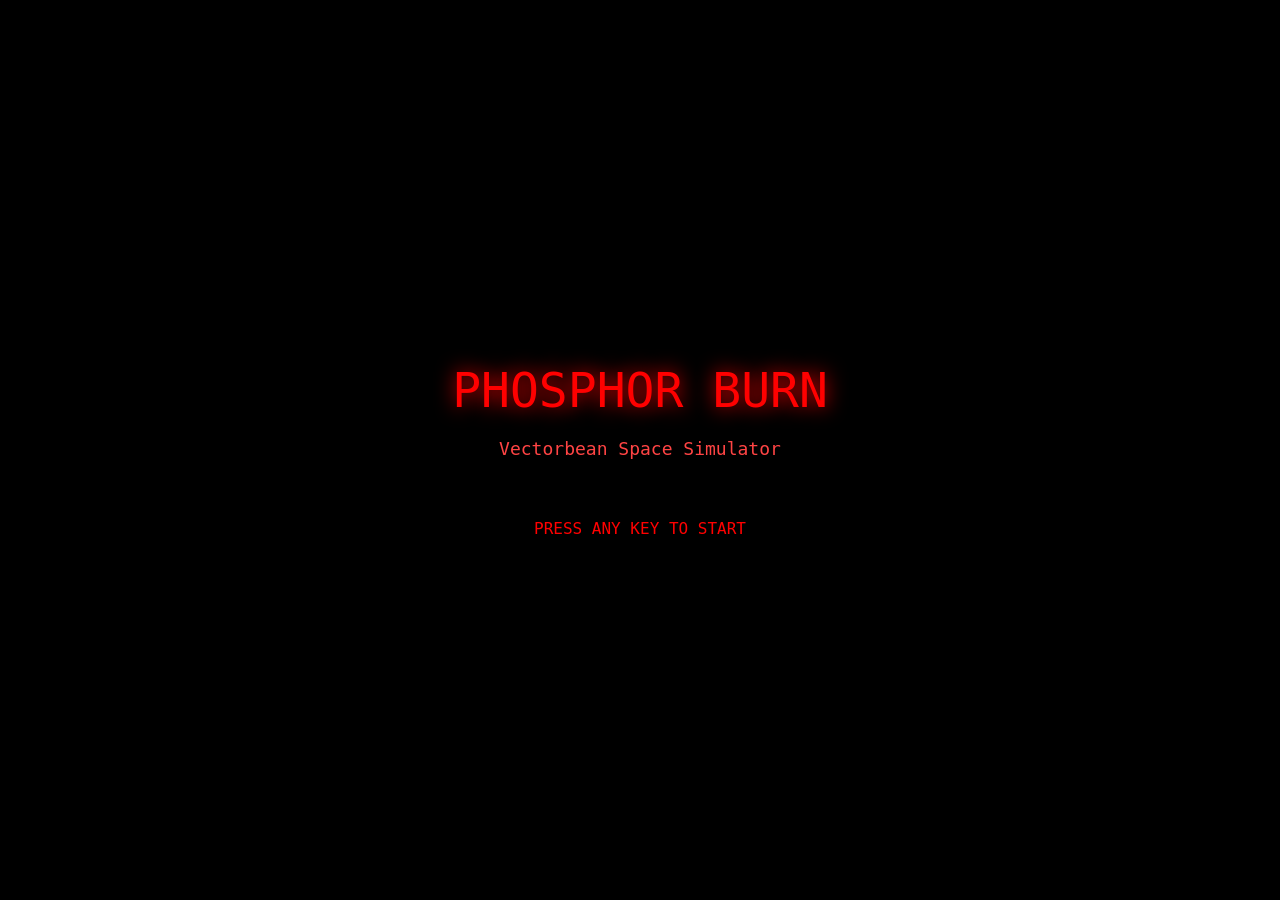
<file: playground/phosphor_burn/index.html>
<!DOCTYPE html>
<html>

<head>
    <meta charset="UTF-8">
    <title>Phosphor Burn by KRANK</title>
    <style>
        * {
            margin: 0;
            padding: 0;
            box-sizing: border-box
        }

        body {
            overflow: hidden;
            background: #000
        }

        canvas {
            display: block
        }

        #hud,
        #crosshair,
        #instructions,
        #titleScreen,
        #gameOverText,
        #warning,
        #altitude,
        #enemyCount,
        #objectives,
        #compass {
            position: fixed;
            font-family: monospace;
            pointer-events: none
        }

        #hud {
            top: 0;
            left: 0;
            right: 0;
            padding: 10px;
            color: #f00;
            font-size: 14px;
            text-shadow: 0 0 4px #f00;
            display: none
        }

        #crosshair {
            top: 50%;
            left: 50%;
            width: 40px;
            height: 40px;
            margin: -20px;
            display: none
        }

        #crosshair::before,
        #crosshair::after {
            content: '';
            position: absolute;
            background: #f00;
            box-shadow: 0 0 4px #f00
        }

        #crosshair::before {
            width: 2px;
            height: 100%;
            left: 50%;
            transform: translateX(-50%)
        }

        #crosshair::after {
            height: 2px;
            width: 100%;
            top: 50%;
            transform: translateY(-50%)
        }

        #instructions {
            bottom: 20px;
            left: 50%;
            transform: translateX(-50%);
            color: #f00;
            font-size: 12px;
            text-align: center;
            opacity: .7;
            display: none
        }

        #titleScreen {
            top: 0;
            left: 0;
            right: 0;
            bottom: 0;
            background: #000;
            display: flex;
            flex-direction: column;
            justify-content: center;
            align-items: center;
            z-index: 100
        }

        #titleScreen .title {
            color: #f00;
            font-size: 48px;
            text-shadow: 0 0 20px #f00;
            margin-bottom: 20px
        }

        #titleScreen .subtitle {
            color: #f44;
            font-size: 18px;
            margin-bottom: 60px
        }

        #titleScreen .prompt {
            color: #f00;
            font-size: 16px;
            animation: blink 1s infinite
        }

        #gameOverText {
            top: 50%;
            left: 50%;
            transform: translate(-50%, -50%);
            color: #f00;
            font-size: 64px;
            text-shadow: 0 0 20px #f00;
            display: none;
            animation: blink .5s infinite;
            text-align: center;
            z-index: 100
        }

        #warning {
            top: 20%;
            left: 50%;
            transform: translateX(-50%);
            color: #ff0;
            font-size: 16px;
            display: none;
            animation: blink .3s infinite
        }

        #altitude {
            left: 10px;
            bottom: 60px;
            color: #f00;
            font-size: 12px;
            display: none
        }

        #enemyCount {
            right: 20px;
            bottom: 20px;
            color: #f44;
            font-size: 12px;
            display: none
        }

        #objectives {
            left: 10px;
            top: 80px;
            color: #f00;
            font-size: 11px;
            display: none;
            max-width: 280px;
            line-height: 1.5
        }

        #objectives .obj-item {
            margin: 4px 0;
            padding: 4px;
            border-left: 2px solid #f00
        }

        #objectives .obj-item.active {
            border-color: #ff0;
            color: #ff0
        }

        #compass {
            top: 50px;
            left: 50%;
            transform: translateX(-50%);
            color: #f00;
            font-size: 12px;
            display: none;
            text-align: center
        }

        @keyframes blink {
            50% {
                opacity: .3
            }
        }

        .hud-row {
            margin-bottom: 5px
        }
    </style>
</head>

<body> <canvas id="c"></canvas>
    <div id="hud">
        <div class="hud-row">OPEN WORLD | THROTTLE: <span id="throttle">0</span>% | SPEED: <span id="speed">0</span>
        </div>
        <div class="hud-row">HULL: <span id="health">██████████</span> <span id="healthPct">100</span>% | SCORE: <span
                id="score">0</span> | KILLS: <span id="kills">0</span> | FPS: <span id="fps">60</span></div>
    </div>
    <div id="crosshair"></div>
    <div id="instructions">[MOUSE] Aim | [W/SPACE] Thrust | [S] Brake | [Q/E] Roll | [SHIFT] Boost | [CLICK] Fire |
        [TAB] Objectives</div>
    <div id="titleScreen">
        <div class="title">PHOSPHOR BURN</div>
        <div class="subtitle">Vectorbean Space Simulator</div>
        <div class="prompt">PRESS ANY KEY TO START</div>
    </div>
    <div id="gameOverText">GAME OVER</div>
    <div id="warning">⚠ INCOMING FIRE ⚠</div>
    <div id="altitude">ALT: <span id="altValue">0</span>m</div>
    <div id="enemyCount">HOSTILES: <span id="hostiles">0</span></div>
    <div id="objectives">
        <div style="margin-bottom:8px;color:#ff0">== OBJECTIVES ==</div>
        <div id="objList"></div>
    </div>
    <div id="compass"><span id="compassDir">N</span> | NEAREST: <span id="nearestObj">---</span> <span
            id="nearestDist">0</span>m</div>
    <script>
         (function () { function Pool(ctor, reset, size) { var free = [], active = []; for (var i = 0; i < size; i++)free.push(ctor()); return { acquire: function () { var o = free.length ? free.pop() : ctor(); active.push(o); return o }, release: function (o) { var idx = active.indexOf(o); if (idx !== -1) { active.splice(idx, 1); if (reset) reset(o); free.push(o) } }, releaseAll: function () { while (active.length) { var o = active.pop(); if (reset) reset(o); free.push(o) } }, getActive: function () { return active }, count: function () { return active.length } } } var bulletPool = Pool(function () { return { active: false, x: 0, y: 0, z: 0, vx: 0, vy: 0, vz: 0, life: 0, entity: null, isEnemy: false } }, function (b) { b.active = false; b.isEnemy = false; if (b.entity) b.entity.active = false }, 200); var asteroidPool = Pool(function () { return { active: false, x: 0, y: 0, z: 0, vx: 0, vy: 0, vz: 0, rotX: 0, rotY: 0, rotSpeedX: 0, rotSpeedY: 0, radius: 1, health: 1, entity: null } }, function (a) { a.active = false; if (a.entity) a.entity.active = false }, 50); var enemyPool = Pool(function () { return { active: false, x: 0, y: 0, z: 0, vx: 0, vy: 0, vz: 0, rotX: 0, rotY: 0, radius: 2.5, health: 3, fireTimer: 0, entity: null, behavior: 0, objectiveId: null } }, function (e) { e.active = false; e.health = 3; e.objectiveId = null; if (e.entity) e.entity.active = false }, 50); var particlePool = Pool(function () { return { active: false, x: 0, y: 0, z: 0, vx: 0, vy: 0, vz: 0, life: 0, maxLife: 1 } }, function (p) { p.active = false }, 300); function lerp(a, b, t) { return a + (b - a) * t } function clamp(v, min, max) { return v < min ? min : (v > max ? max : v) } function dist3D(x1, y1, z1, x2, y2, z2) { var dx = x2 - x1, dy = y2 - y1, dz = z2 - z1; return Math.sqrt(dx * dx + dy * dy + dz * dz) } function dist2D(x1, z1, x2, z2) { var dx = x2 - x1, dz = z2 - z1; return Math.sqrt(dx * dx + dz * dz) } function seededRandom(seed) { return function () { seed = (seed * 1103515245 + 12345) & 0x7fffffff; return (seed % 1000000) / 1000000 } } var Mat4 = { create: function () { return new Float32Array(16) }, identity: function (o) { o[0] = 1; o[1] = 0; o[2] = 0; o[3] = 0; o[4] = 0; o[5] = 1; o[6] = 0; o[7] = 0; o[8] = 0; o[9] = 0; o[10] = 1; o[11] = 0; o[12] = 0; o[13] = 0; o[14] = 0; o[15] = 1; return o }, perspective: function (o, f, a, n, f2) { var t = 1 / Math.tan(f * .5), nf = 1 / (n - f2); o[0] = t / a; o[1] = 0; o[2] = 0; o[3] = 0; o[4] = 0; o[5] = t; o[6] = 0; o[7] = 0; o[8] = 0; o[9] = 0; o[10] = (f2 + n) * nf; o[11] = -1; o[12] = 0; o[13] = 0; o[14] = 2 * f2 * n * nf; o[15] = 0; return o }, multiply: function (o, a, b) { var a00 = a[0], a01 = a[4], a02 = a[8], a03 = a[12], a10 = a[1], a11 = a[5], a12 = a[9], a13 = a[13], a20 = a[2], a21 = a[6], a22 = a[10], a23 = a[14], a30 = a[3], a31 = a[7], a32 = a[11], a33 = a[15], b0 = b[0], b1 = b[1], b2 = b[2], b3 = b[3]; o[0] = b0 * a00 + b1 * a01 + b2 * a02 + b3 * a03; o[1] = b0 * a10 + b1 * a11 + b2 * a12 + b3 * a13; o[2] = b0 * a20 + b1 * a21 + b2 * a22 + b3 * a23; o[3] = b0 * a30 + b1 * a31 + b2 * a32 + b3 * a33; b0 = b[4]; b1 = b[5]; b2 = b[6]; b3 = b[7]; o[4] = b0 * a00 + b1 * a01 + b2 * a02 + b3 * a03; o[5] = b0 * a10 + b1 * a11 + b2 * a12 + b3 * a13; o[6] = b0 * a20 + b1 * a21 + b2 * a22 + b3 * a23; o[7] = b0 * a30 + b1 * a31 + b2 * a32 + b3 * a33; b0 = b[8]; b1 = b[9]; b2 = b[10]; b3 = b[11]; o[8] = b0 * a00 + b1 * a01 + b2 * a02 + b3 * a03; o[9] = b0 * a10 + b1 * a11 + b2 * a12 + b3 * a13; o[10] = b0 * a20 + b1 * a21 + b2 * a22 + b3 * a23; o[11] = b0 * a30 + b1 * a31 + b2 * a32 + b3 * a33; b0 = b[12]; b1 = b[13]; b2 = b[14]; b3 = b[15]; o[12] = b0 * a00 + b1 * a01 + b2 * a02 + b3 * a03; o[13] = b0 * a10 + b1 * a11 + b2 * a12 + b3 * a13; o[14] = b0 * a20 + b1 * a21 + b2 * a22 + b3 * a23; o[15] = b0 * a30 + b1 * a31 + b2 * a32 + b3 * a33; return o }, translate: function (o, m, x, y, z) { o[0] = m[0]; o[1] = m[1]; o[2] = m[2]; o[3] = m[3]; o[4] = m[4]; o[5] = m[5]; o[6] = m[6]; o[7] = m[7]; o[8] = m[8]; o[9] = m[9]; o[10] = m[10]; o[11] = m[11]; o[12] = m[0] * x + m[4] * y + m[8] * z + m[12]; o[13] = m[1] * x + m[5] * y + m[9] * z + m[13]; o[14] = m[2] * x + m[6] * y + m[10] * z + m[14]; o[15] = m[3] * x + m[7] * y + m[11] * z + m[15]; return o }, scale: function (o, m, x, y, z) { o[0] = m[0] * x; o[1] = m[1] * x; o[2] = m[2] * x; o[3] = m[3] * x; o[4] = m[4] * y; o[5] = m[5] * y; o[6] = m[6] * y; o[7] = m[7] * y; o[8] = m[8] * z; o[9] = m[9] * z; o[10] = m[10] * z; o[11] = m[11] * z; o[12] = m[12]; o[13] = m[13]; o[14] = m[14]; o[15] = m[15]; return o }, rotateX: function (o, m, r) { var s = Math.sin(r), c = Math.cos(r), m10 = m[4], m11 = m[5], m12 = m[6], m13 = m[7], m20 = m[8], m21 = m[9], m22 = m[10], m23 = m[11]; o[0] = m[0]; o[1] = m[1]; o[2] = m[2]; o[3] = m[3]; o[4] = m10 * c + m20 * s; o[5] = m11 * c + m21 * s; o[6] = m12 * c + m22 * s; o[7] = m13 * c + m23 * s; o[8] = m20 * c - m10 * s; o[9] = m21 * c - m11 * s; o[10] = m22 * c - m12 * s; o[11] = m23 * c - m13 * s; o[12] = m[12]; o[13] = m[13]; o[14] = m[14]; o[15] = m[15]; return o }, rotateY: function (o, m, r) { var s = Math.sin(r), c = Math.cos(r), m00 = m[0], m01 = m[1], m02 = m[2], m03 = m[3], m20 = m[8], m21 = m[9], m22 = m[10], m23 = m[11]; o[0] = m00 * c - m20 * s; o[1] = m01 * c - m21 * s; o[2] = m02 * c - m22 * s; o[3] = m03 * c - m23 * s; o[4] = m[4]; o[5] = m[5]; o[6] = m[6]; o[7] = m[7]; o[8] = m00 * s + m20 * c; o[9] = m01 * s + m21 * c; o[10] = m02 * s + m22 * c; o[11] = m03 * s + m23 * c; o[12] = m[12]; o[13] = m[13]; o[14] = m[14]; o[15] = m[15]; return o }, rotateZ: function (o, m, r) { var s = Math.sin(r), c = Math.cos(r), m00 = m[0], m01 = m[1], m02 = m[2], m03 = m[3], m10 = m[4], m11 = m[5], m12 = m[6], m13 = m[7]; o[0] = m00 * c + m10 * s; o[1] = m01 * c + m11 * s; o[2] = m02 * c + m12 * s; o[3] = m03 * c + m13 * s; o[4] = m10 * c - m00 * s; o[5] = m11 * c - m01 * s; o[6] = m12 * c - m02 * s; o[7] = m13 * c - m03 * s; o[8] = m[8]; o[9] = m[9]; o[10] = m[10]; o[11] = m[11]; o[12] = m[12]; o[13] = m[13]; o[14] = m[14]; o[15] = m[15]; return o } }; var MM = { modelData: null, init: function () { this.modelData = { player: { type: "static", vertices: [0, 0, -2.5, -0.4, 0.25, -1.2, 0.4, 0.25, -1.2, -0.4, -0.15, -1.2, 0.4, -0.15, -1.2, -0.6, 0.2, 0, 0.6, 0.2, 0, -0.6, -0.25, 0, 0.6, -0.25, 0, -2.2, 0, 0.3, 2.2, 0, 0.3, -1, 0, 0.2, 1, 0, 0.2, -1.8, 0, 1, 1.8, 0, 1, -0.5, 0.4, 1.2, 0.5, 0.4, 1.2, -0.5, -0.2, 1.2, 0.5, -0.2, 1.2, 0, 0.8, 1, 0, 0.3, 0.5, 0, 0.3, 1.3, -0.25, 0, 1.5, 0.25, 0, 1.5, -0.25, 0, 1.8, 0.25, 0, 1.8], edges: [0, 1, 0, 2, 0, 3, 0, 4, 1, 2, 2, 4, 4, 3, 3, 1, 1, 5, 2, 6, 3, 7, 4, 8, 5, 6, 6, 8, 8, 7, 7, 5, 11, 9, 12, 10, 9, 13, 10, 14, 11, 13, 12, 14, 7, 11, 8, 12, 5, 11, 6, 12, 13, 17, 14, 18, 5, 15, 6, 16, 7, 17, 8, 18, 15, 16, 16, 18, 18, 17, 17, 15, 19, 20, 19, 21, 20, 21, 20, 6, 21, 16, 17, 22, 18, 23, 22, 24, 23, 25, 22, 23, 24, 25, 15, 22, 16, 23], color: [1, 0, 0, 1] }, enemy: { type: "static", vertices: [0, 0, -2, -1.5, 0.5, 0.8, 1.5, 0.5, 0.8, -1.5, -0.5, 0.8, 1.5, -0.5, 0.8, -2.5, 0, 0.3, 2.5, 0, 0.3, 0, 0, 1.5, 0, 0.8, 0.4, 0, -0.6, 0.4, -1, 0, 1.2, 1, 0, 1.2], edges: [0, 1, 0, 2, 0, 3, 0, 4, 1, 2, 2, 4, 4, 3, 3, 1, 1, 5, 3, 5, 2, 6, 4, 6, 1, 7, 2, 7, 3, 7, 4, 7, 5, 10, 6, 11, 10, 7, 11, 7, 0, 8, 0, 9, 8, 7, 9, 7, 10, 11], color: [1, 0.27, 0.27, 1] }, bulletPlayer: { type: "static", vertices: [0, 0, -1, -0.15, 0, 0, 0.15, 0, 0, 0, -0.15, 0, 0, 0.15, 0, 0, 0, 0.5], edges: [0, 1, 0, 2, 0, 3, 0, 4, 1, 5, 2, 5, 3, 5, 4, 5, 1, 2, 3, 4], color: [1, 1, 0, 1] }, bulletEnemy: { type: "static", vertices: [0, 0, -1, -0.15, 0, 0, 0.15, 0, 0, 0, -0.15, 0, 0, 0.15, 0, 0, 0, 0.5], edges: [0, 1, 0, 2, 0, 3, 0, 4, 1, 5, 2, 5, 3, 5, 4, 5, 1, 2, 3, 4], color: [1, 0.53, 0, 1] } } }, getModelData: function (n) { return this.modelData[n] }, generators: { asteroid: function (p, s) { var num = p.numPoints || 8, br = p.baseRadius || 0.7, vr = p.radiusVariance || 0.6, v = [], e = []; for (var i = 0; i < num; i++) { var th = (i / num) * Math.PI * 2, r = s * (br + Math.random() * vr); v.push(Math.cos(th) * r, (Math.random() - .5) * s, Math.sin(th) * r) } v.push(0, s * .8, 0, 0, -s * .8, 0); for (i = 0; i < num; i++) { e.push(i, (i + 1) % num, i, num, i, num + 1) } return { vertices: v, edges: e } }, tower: function (p, h) { var w = p.baseWidth || 5, ts = p.topScale || .6, ah = p.antennaHeight || 8, v = [-w, 0, -w, w, 0, -w, w, 0, w, -w, 0, w, -w * ts, h, -w * ts, w * ts, h, -w * ts, w * ts, h, w * ts, -w * ts, h, w * ts, 0, h + ah, 0], e = [0, 1, 1, 2, 2, 3, 3, 0, 4, 5, 5, 6, 6, 7, 7, 4, 0, 4, 1, 5, 2, 6, 3, 7, 4, 8, 5, 8, 6, 8, 7, 8]; return { vertices: v, edges: e } }, building: function (p, w, h, d) { var v = [-w, 0, -d, w, 0, -d, w, 0, d, -w, 0, d, -w, h, -d, w, h, -d, w, h, d, -w, h, d], e = [0, 1, 1, 2, 2, 3, 3, 0, 4, 5, 5, 6, 6, 7, 7, 4, 0, 4, 1, 5, 2, 6, 3, 7]; return { vertices: v, edges: e } }, mountain: function (p, w, h) { var dr = p.depthRatio || .5, v = [-w, 0, -w * dr, w, 0, -w * dr, w, 0, w * dr, -w, 0, w * dr, 0, h, 0], e = [0, 1, 1, 2, 2, 3, 3, 0, 0, 4, 1, 4, 2, 4, 3, 4]; return { vertices: v, edges: e } }, groundGrid: function (p) { var sz = p.size || 150, st = p.step || 15, v = [], e = [], idx = 0; for (var x = -sz; x <= sz; x += st) { v.push(x, 0, -sz, x, 0, sz); e.push(idx, idx + 1); idx += 2 } for (var z = -sz; z <= sz; z += st) { v.push(-sz, 0, z, sz, 0, z); e.push(idx, idx + 1); idx += 2 } return { vertices: v, edges: e } }, radar: function (p, h) { var v = [], e = [], bw = 3; v.push(-bw, 0, -bw, bw, 0, -bw, bw, 0, bw, -bw, 0, bw, -bw * .5, h, -bw * .5, bw * .5, h, -bw * .5, bw * .5, h, bw * .5, -bw * .5, h, bw * .5); e.push(0, 1, 1, 2, 2, 3, 3, 0, 4, 5, 5, 6, 6, 7, 7, 4, 0, 4, 1, 5, 2, 6, 3, 7); var dh = h + 5, dr = 8; for (var i = 0; i < 8; i++) { var a = (i / 8) * Math.PI * 2; v.push(Math.cos(a) * dr, dh, Math.sin(a) * dr) } v.push(0, dh, 0); for (i = 0; i < 8; i++) { e.push(8 + i, 8 + (i + 1) % 8, 8 + i, 16) } return { vertices: v, edges: e } }, depot: function (p, w, h, d) { var v = [-w, 0, -d, w, 0, -d, w, 0, d, -w, 0, d, -w, h, -d, w, h, -d, w, h, d, -w, h, d, -w * .8, h + 4, 0, w * .8, h + 4, 0], e = [0, 1, 1, 2, 2, 3, 3, 0, 4, 5, 5, 6, 6, 7, 7, 4, 0, 4, 1, 5, 2, 6, 3, 7, 4, 8, 5, 8, 6, 9, 7, 9, 8, 9]; return { vertices: v, edges: e } }, beacon: function (p, h) { var v = [0, 0, 0, 0, h, 0, -2, h * .7, 0, 2, h * .7, 0, 0, h * .7, -2, 0, h * .7, 2], e = [0, 1, 2, 3, 4, 5, 1, 2, 1, 3, 1, 4, 1, 5]; return { vertices: v, edges: e } } }, createEntity: function (n, c) { var d = this.modelData[n]; if (!d) return null; var verts, edges, col; if (d.type === 'static') { verts = d.vertices.slice(); edges = d.edges.slice() } else { var gen = this.generators[d.generator]; if (!gen) return null; var params = Object.assign({}, d.params, c || {}); var g = gen(params, c?.size, c?.height, c?.width); verts = g.vertices; edges = g.edges } col = d.color.slice(); return { vertices: new Float32Array(verts), edges: edges, color: col, transform: Mat4.create(), mvp: Mat4.create(), active: true } }, createAsteroid: function (s) { var g = this.generators.asteroid({ numPoints: 8, baseRadius: .7, radiusVariance: .6 }, s); return { vertices: new Float32Array(g.vertices), edges: g.edges, color: [1, 0, 0, 1], transform: Mat4.create(), mvp: Mat4.create(), active: true } }, createTower: function (h) { var g = this.generators.tower({ baseWidth: 5, topScale: .6, antennaHeight: 8 }, h); return { vertices: new Float32Array(g.vertices), edges: g.edges, color: [1, 0, 0, 1], transform: Mat4.create(), mvp: Mat4.create(), active: true } }, createBuilding: function (w, h, d) { var g = this.generators.building({}, w, h, d); return { vertices: new Float32Array(g.vertices), edges: g.edges, color: [0.53, 0, 0, 1], transform: Mat4.create(), mvp: Mat4.create(), active: true } }, createMountain: function (w, h) { var g = this.generators.mountain({ depthRatio: .5 }, w, h); return { vertices: new Float32Array(g.vertices), edges: g.edges, color: [0.4, 0, 0, 1], transform: Mat4.create(), mvp: Mat4.create(), active: true } }, createGroundGrid: function (x, z, lev) { var g = this.generators.groundGrid({ size: 150, step: 15 }); var e = { vertices: new Float32Array(g.vertices), edges: g.edges, color: [0.27, 0, 0, 1], transform: Mat4.create(), mvp: Mat4.create(), active: true }; Mat4.identity(e.transform); Mat4.translate(e.transform, e.transform, x, lev, z); return e }, createRadar: function (h) { var g = this.generators.radar({}, h); return { vertices: new Float32Array(g.vertices), edges: g.edges, color: [1, 0.5, 0, 1], transform: Mat4.create(), mvp: Mat4.create(), active: true } }, createDepot: function (w, h, d) { var g = this.generators.depot({}, w, h, d); return { vertices: new Float32Array(g.vertices), edges: g.edges, color: [1, 0.3, 0.3, 1], transform: Mat4.create(), mvp: Mat4.create(), active: true } }, createBeacon: function (h) { var g = this.generators.beacon({}, h); return { vertices: new Float32Array(g.vertices), edges: g.edges, color: [0, 1, 0, 1], transform: Mat4.create(), mvp: Mat4.create(), active: true } } }; var IM = { keys: {}, mouseDown: false, mouseDX: 0, mouseDY: 0, locked: false, anyKeyPressed: false, clickPressed: false, tabPressed: false, init: function (can) { var self = this; this.canvas = can; window.addEventListener('keydown', function (e) { self.keys[e.code] = true; self.anyKeyPressed = true; if (e.code === 'Tab') { e.preventDefault(); self.tabPressed = true } }); window.addEventListener('keyup', function (e) { self.keys[e.code] = false }); window.addEventListener('mousedown', function (e) { if (e.button === 0) { self.mouseDown = true; self.clickPressed = true } }); window.addEventListener('mouseup', function (e) { if (e.button === 0) self.mouseDown = false }); document.addEventListener('mousemove', function (e) { if (self.locked) { self.mouseDX += e.movementX || 0; self.mouseDY += e.movementY || 0 } }); document.addEventListener('pointerlockchange', function () { self.locked = document.pointerLockElement === can; document.getElementById('crosshair').style.display = self.locked ? 'block' : 'none'; document.getElementById('instructions').style.display = self.locked ? 'block' : 'none' }); can.addEventListener('click', function () { if (!self.locked && Game.state === 'playing') can.requestPointerLock() }) }, consumeMouseDelta: function (o) { o.dx = this.mouseDX; o.dy = this.mouseDY; this.mouseDX = 0; this.mouseDY = 0 }, consumeAnyKey: function () { var p = this.anyKeyPressed; this.anyKeyPressed = false; return p }, consumeClick: function () { var p = this.clickPressed; this.clickPressed = false; return p }, consumeTab: function () { var p = this.tabPressed; this.tabPressed = false; return p } }; var R = { canvas: null, gl: null, program: null, uniforms: {}, attribs: {}, lineBuffer: null, width: 0, height: 0, vertexShaderSrc: 'attribute vec3 a_position;uniform mat4 u_mvp;void main(){gl_Position=u_mvp*vec4(a_position,1.0);}', fragmentShaderSrc: 'precision mediump float;uniform vec4 u_color;void main(){gl_FragColor=u_color;}', particleVertexSrc: 'attribute vec3 a_position;attribute vec4 a_color;uniform mat4 u_vp;varying vec4 v_color;void main(){gl_Position=u_vp*vec4(a_position,1.0);v_color=a_color;}', particleFragmentSrc: 'precision mediump float;varying vec4 v_color;void main(){gl_FragColor=v_color;}', particleProgram: null, particleUniforms: {}, particleAttribs: {}, particleBuffer: null, particleColorBuffer: null, init: function () { this.canvas = document.getElementById('c'); this.gl = this.canvas.getContext('webgl') || this.canvas.getContext('experimental-webgl'); if (!this.gl) { alert('WebGL not supported'); return false } var gl = this.gl; function comp(t, s) { var sh = gl.createShader(t); gl.shaderSource(sh, s); gl.compileShader(sh); return sh } function prog(vs, fs) { var p = gl.createProgram(); gl.attachShader(p, vs); gl.attachShader(p, fs); gl.linkProgram(p); return p } var vs = comp(gl.VERTEX_SHADER, this.vertexShaderSrc), fs = comp(gl.FRAGMENT_SHADER, this.fragmentShaderSrc); this.program = prog(vs, fs); this.uniforms.mvp = gl.getUniformLocation(this.program, 'u_mvp'); this.uniforms.color = gl.getUniformLocation(this.program, 'u_color'); this.attribs.position = gl.getAttribLocation(this.program, 'a_position'); var pvs = comp(gl.VERTEX_SHADER, this.particleVertexSrc), pfs = comp(gl.FRAGMENT_SHADER, this.particleFragmentSrc); this.particleProgram = prog(pvs, pfs); this.particleUniforms.vp = gl.getUniformLocation(this.particleProgram, 'u_vp'); this.particleAttribs.position = gl.getAttribLocation(this.particleProgram, 'a_position'); this.particleAttribs.color = gl.getAttribLocation(this.particleProgram, 'a_color'); this.lineBuffer = gl.createBuffer(); this.particleBuffer = gl.createBuffer(); this.particleColorBuffer = gl.createBuffer(); gl.enable(gl.DEPTH_TEST); gl.depthFunc(gl.LEQUAL); gl.lineWidth(1.5); window.addEventListener('resize', function () { R.resize() }); this.resize(); return true }, resize: function () { this.width = window.innerWidth; this.height = window.innerHeight; this.canvas.width = this.width; this.canvas.height = this.height; this.gl.viewport(0, 0, this.width, this.height) }, renderEntity: function (e, vp) { if (!e || !e.active) return; var gl = this.gl; Mat4.multiply(e.mvp, vp, e.transform); var verts = e.vertices, edges = e.edges, lineVerts = new Float32Array(edges.length * 3); for (var i = 0; i < edges.length; i += 2) { var a = edges[i] * 3, b = edges[i + 1] * 3, idx = i * 3; lineVerts[idx] = verts[a]; lineVerts[idx + 1] = verts[a + 1]; lineVerts[idx + 2] = verts[a + 2]; lineVerts[idx + 3] = verts[b]; lineVerts[idx + 4] = verts[b + 1]; lineVerts[idx + 5] = verts[b + 2] } gl.bindBuffer(gl.ARRAY_BUFFER, this.lineBuffer); gl.bufferData(gl.ARRAY_BUFFER, lineVerts, gl.DYNAMIC_DRAW); gl.vertexAttribPointer(this.attribs.position, 3, gl.FLOAT, false, 0, 0); gl.enableVertexAttribArray(this.attribs.position); gl.uniformMatrix4fv(this.uniforms.mvp, false, e.mvp); gl.uniform4fv(this.uniforms.color, e.color); gl.drawArrays(gl.LINES, 0, edges.length) }, renderParticles: function (part, vp) { var gl = this.gl, act = part.getActive(); if (act.length === 0) return; var pos = [], col = []; for (var i = 0; i < act.length; i++) { var p = act[i]; if (!p.active) continue; var a = p.life / p.maxLife, r, g, b; if (a > .6) { r = 1; g = 1; b = 0 } else if (a > .3) { r = 1; g = .53; b = 0 } else { r = 1; g = .27; b = 0 } pos.push(p.x, p.y, p.z); var vl = Math.sqrt(p.vx * p.vx + p.vy * p.vy + p.vz * p.vz); if (vl > .01) { pos.push(p.x - p.vx / vl * .6, p.y - p.vy / vl * .6, p.z - p.vz / vl * .6) } else pos.push(p.x, p.y, p.z); col.push(r, g, b, a, r, g, b, a) } if (pos.length === 0) return; gl.useProgram(this.particleProgram); gl.bindBuffer(gl.ARRAY_BUFFER, this.particleBuffer); gl.bufferData(gl.ARRAY_BUFFER, new Float32Array(pos), gl.DYNAMIC_DRAW); gl.vertexAttribPointer(this.particleAttribs.position, 3, gl.FLOAT, false, 0, 0); gl.enableVertexAttribArray(this.particleAttribs.position); gl.bindBuffer(gl.ARRAY_BUFFER, this.particleColorBuffer); gl.bufferData(gl.ARRAY_BUFFER, new Float32Array(col), gl.DYNAMIC_DRAW); gl.vertexAttribPointer(this.particleAttribs.color, 4, gl.FLOAT, false, 0, 0); gl.enableVertexAttribArray(this.particleAttribs.color); gl.uniformMatrix4fv(this.particleUniforms.vp, false, vp); gl.drawArrays(gl.LINES, 0, pos.length / 3); gl.useProgram(this.program) }, render: function (vp) { var gl = this.gl; gl.clearColor(0, 0, 0, 1); gl.clear(gl.COLOR_BUFFER_BIT | gl.DEPTH_BUFFER_BIT); if (Game.state === 'title') return; gl.useProgram(this.program); for (var i = 0; i < World.groundChunks.length; i++)this.renderEntity(World.groundChunks[i], vp); for (i = 0; i < World.structures.length; i++)if (World.structures[i].active) this.renderEntity(World.structures[i], vp); for (i = 0; i < World.objectives.length; i++) { var obj = World.objectives[i]; if (!obj.completed) { for (var j = 0; j < obj.entities.length; j++)if (obj.entities[j].active) this.renderEntity(obj.entities[j], vp) } } var asts = asteroidPool.getActive(); for (i = 0; i < asts.length; i++)if (asts[i].active) this.renderEntity(asts[i].entity, vp); var ens = enemyPool.getActive(); for (i = 0; i < ens.length; i++)if (ens[i].active) this.renderEntity(ens[i].entity, vp); var bls = bulletPool.getActive(); for (i = 0; i < bls.length; i++)if (bls[i].active) this.renderEntity(bls[i].entity, vp); if (Player.visible) this.renderEntity(Player.entity, vp); this.renderParticles(particlePool, vp) } }; var Player = { x: 0, y: 0, z: 0, vx: 0, vy: 0, vz: 0, pitch: 0, yaw: 0, roll: 0, visualRoll: 0, visualPitch: 0, thrustPitch: 0, brakePitch: 0, mouseSmooth: { dx: 0, dy: 0 }, health: 100, maxHealth: 100, throttle: 0, speed: 0, maxSpeed: 80, boostSpeed: 150, fireRate: .08, fireTimer: 0, bulletSpeed: 250, entity: null, visible: true, _rotMat: null, _visualRotMat: null, forward: { x: 0, y: 0, z: -1 }, right: { x: 1, y: 0, z: 0 }, up: { x: 0, y: 1, z: 0 }, init: function () { this.entity = MM.createEntity('player'); this._rotMat = Mat4.create(); this._visualRotMat = Mat4.create(); Mat4.identity(this.entity.transform) }, reset: function () { this.x = 0; this.y = World.groundLevel + 40; this.z = 0; this.vx = 0; this.vy = 0; this.vz = 0; this.pitch = 0; this.yaw = 0; this.roll = 0; this.visualRoll = 0; this.visualPitch = 0; this.thrustPitch = 0; this.brakePitch = 0; this.mouseSmooth.dx = 0; this.mouseSmooth.dy = 0; this.health = this.maxHealth; this.throttle = 0; this.fireTimer = 0; this.visible = true; this.entity.active = true }, update: function (dt, inp) { if (Game.state !== 'playing') return; this.mouseSmooth.dx = lerp(this.mouseSmooth.dx, inp.dx, .3); this.mouseSmooth.dy = lerp(this.mouseSmooth.dy, inp.dy, .3); var sens = .002; this.yaw -= inp.dx * sens; this.pitch -= inp.dy * sens; this.pitch = clamp(this.pitch, -Math.PI * .45, Math.PI * .45); var rs = 2.5 * dt; if (IM.keys['KeyQ']) this.roll += rs; if (IM.keys['KeyE']) this.roll -= rs; this.roll *= .95; this.visualRoll = lerp(this.visualRoll, -clamp(this.mouseSmooth.dx * .03, -.5, .5), .1); this.visualPitch = lerp(this.visualPitch, clamp(this.mouseSmooth.dy * .015, -.25, .25), .1); Mat4.identity(this._rotMat); Mat4.rotateY(this._rotMat, this._rotMat, this.yaw); Mat4.rotateX(this._rotMat, this._rotMat, this.pitch); Mat4.rotateZ(this._rotMat, this._rotMat, this.roll); this.forward.x = -this._rotMat[8]; this.forward.y = -this._rotMat[9]; this.forward.z = -this._rotMat[10]; this.right.x = this._rotMat[0]; this.right.y = this._rotMat[1]; this.right.z = this._rotMat[2]; this.up.x = this._rotMat[4]; this.up.y = this._rotMat[5]; this.up.z = this._rotMat[6]; var boost = IM.keys['ShiftLeft'] || IM.keys['ShiftRight'], maxSpd = boost ? this.boostSpeed : this.maxSpeed, thrust = IM.keys['KeyW'] || IM.keys['Space'], brake = IM.keys['KeyS']; if (thrust) this.throttle += dt * (boost ? 200 : 100); else if (brake) this.throttle -= dt * 150; else this.throttle *= .98; this.throttle = clamp(this.throttle, 0, 100); this.thrustPitch = lerp(this.thrustPitch, thrust && this.throttle > 50 ? .15 : 0, dt * 4); this.brakePitch = lerp(this.brakePitch, brake && this.speed > 10 ? -.2 : 0, dt * 5); var tgt = (this.throttle / 100) * maxSpd, acc = 30 * dt; this.vx += this.forward.x * tgt * acc; this.vy += this.forward.y * tgt * acc; this.vz += this.forward.z * tgt * acc; this.vx *= .98; this.vy *= .98; this.vz *= .98; this.speed = Math.sqrt(this.vx * this.vx + this.vy * this.vy + this.vz * this.vz); if (this.speed > maxSpd) { var sc = maxSpd / this.speed; this.vx *= sc; this.vy *= sc; this.vz *= sc; this.speed = maxSpd } this.x += this.vx * dt; this.y += this.vy * dt; this.z += this.vz * dt; var minAlt = World.groundLevel + 3; if (this.y < minAlt) { this.y = minAlt; if (this.vy < -5) { this.damage(10); Camera.shake(1) } this.vy = Math.abs(this.vy) * .3 } this.fireTimer -= dt; if (IM.mouseDown && this.fireTimer <= 0 && IM.locked) { this.shoot(); this.fireTimer = this.fireRate } Mat4.identity(this._visualRotMat); Mat4.rotateY(this._visualRotMat, this._visualRotMat, this.yaw); Mat4.rotateX(this._visualRotMat, this._visualRotMat, this.pitch); Mat4.rotateZ(this._visualRotMat, this._visualRotMat, this.roll + this.visualRoll); Mat4.rotateX(this._visualRotMat, this._visualRotMat, this.visualPitch + this.thrustPitch + this.brakePitch); Mat4.identity(this.entity.transform); Mat4.translate(this.entity.transform, this.entity.transform, this.x, this.y, this.z); Mat4.multiply(this.entity.transform, this.entity.transform, this._visualRotMat) }, shoot: function () { for (var s = -1; s <= 1; s += 2) { var b = bulletPool.acquire(); b.active = true; b.isEnemy = false; b.x = this.x + this.forward.x * 2.5 + this.right.x * s * .8; b.y = this.y + this.forward.y * 2.5 + this.right.y * s * .8; b.z = this.z + this.forward.z * 2.5 + this.right.z * s * .8; b.vx = this.forward.x * this.bulletSpeed + this.vx * .5; b.vy = this.forward.y * this.bulletSpeed + this.vy * .5; b.vz = this.forward.z * this.bulletSpeed + this.vz * .5; b.life = 3; if (!b.entity) b.entity = MM.createEntity('bulletPlayer'); b.entity.active = true } }, damage: function (amt) { this.health -= amt; Camera.shake(amt * .05); if (this.health <= 0) { this.health = 0; Game.playerDeath() } } }; var Camera = { _viewMatrix: null, _projMatrix: null, _vpMatrix: null, fov: Math.PI / 3, near: .5, far: 5000, shakeX: 0, shakeY: 0, init: function () { this._viewMatrix = Mat4.create(); this._projMatrix = Mat4.create(); this._vpMatrix = Mat4.create() }, update: function (aspect) { var cx = Player.x - Player.forward.x * 8 + Player.up.x * 3 + this.shakeX, cy = Player.y - Player.forward.y * 8 + Player.up.y * 3 + this.shakeY, cz = Player.z - Player.forward.z * 8 + Player.up.z * 3; this.shakeX *= .9; this.shakeY *= .9; var lx = Player.x + Player.forward.x * 20, ly = Player.y + Player.forward.y * 20, lz = Player.z + Player.forward.z * 20, zx = cx - lx, zy = cy - ly, zz = cz - lz, len = Math.sqrt(zx * zx + zy * zy + zz * zz); if (len > .0001) { zx /= len; zy /= len; zz /= len } var ux = Player.up.x, uy = Player.up.y, uz = Player.up.z, xx = uy * zz - uz * zy, xy = uz * zx - ux * zz, xz = ux * zy - uy * zx; len = Math.sqrt(xx * xx + xy * xy + xz * xz); if (len > .0001) { xx /= len; xy /= len; xz /= len } var yx = zy * xz - zz * xy, yy = zz * xx - zx * xz, yz = zx * xy - zy * xx; this._viewMatrix[0] = xx; this._viewMatrix[1] = yx; this._viewMatrix[2] = zx; this._viewMatrix[3] = 0; this._viewMatrix[4] = xy; this._viewMatrix[5] = yy; this._viewMatrix[6] = zy; this._viewMatrix[7] = 0; this._viewMatrix[8] = xz; this._viewMatrix[9] = yz; this._viewMatrix[10] = zz; this._viewMatrix[11] = 0; this._viewMatrix[12] = -(xx * cx + xy * cy + xz * cz); this._viewMatrix[13] = -(yx * cx + yy * cy + yz * cz); this._viewMatrix[14] = -(zx * cx + zy * cy + zz * cz); this._viewMatrix[15] = 1; Mat4.perspective(this._projMatrix, this.fov, aspect, this.near, this.far); Mat4.multiply(this._vpMatrix, this._projMatrix, this._viewMatrix); return this._vpMatrix }, shake: function (amt) { this.shakeX += (Math.random() - .5) * amt; this.shakeY += (Math.random() - .5) * amt } }; var World = { groundLevel: 0, chunkSize: 300, viewDistance: 3, groundChunks: [], structures: [], objectives: [], loadedChunks: {}, objectiveIdCounter: 0, objectiveTypes: ['RADAR', 'BASE', 'DEPOT', 'RESCUE', 'PATROL'], init: function () { this.groundChunks = []; this.structures = []; this.objectives = []; this.loadedChunks = {}; this.objectiveIdCounter = 0 }, getChunkKey: function (cx, cz) { return cx + ',' + cz }, update: function () { var pcx = Math.floor(Player.x / this.chunkSize), pcz = Math.floor(Player.z / this.chunkSize); for (var dx = -this.viewDistance; dx <= this.viewDistance; dx++) { for (var dz = -this.viewDistance; dz <= this.viewDistance; dz++) { var cx = pcx + dx, cz = pcz + dz, key = this.getChunkKey(cx, cz); if (!this.loadedChunks[key]) { this.generateChunk(cx, cz); this.loadedChunks[key] = true } } } this.cleanupDistantChunks(pcx, pcz) }, generateChunk: function (cx, cz) { var wx = cx * this.chunkSize, wz = cz * this.chunkSize; var grid = MM.createGroundGrid(wx + this.chunkSize / 2, wz + this.chunkSize / 2, this.groundLevel); this.groundChunks.push(grid); var seed = cx * 73856093 ^ cz * 19349663; var rng = seededRandom(seed); for (var i = 0; i < 5; i++) { var x = wx + rng() * this.chunkSize, z = wz + rng() * this.chunkSize, typ = rng(); var ent; if (typ < .3) { ent = MM.createMountain(15 + rng() * 40, 25 + rng() * 50) } else if (typ < .5) { ent = MM.createTower(15 + rng() * 30) } else { ent = MM.createBuilding(4 + rng() * 8, 10 + rng() * 25, 4 + rng() * 8) } Mat4.identity(ent.transform); Mat4.translate(ent.transform, ent.transform, x, this.groundLevel, z); this.structures.push(ent) } if (rng() < 0.35) { this.generateObjective(wx + this.chunkSize / 2, wz + this.chunkSize / 2, rng) } }, generateObjective: function (baseX, baseZ, rng) { var type = this.objectiveTypes[Math.floor(rng() * this.objectiveTypes.length)]; var obj = { id: this.objectiveIdCounter++, type: type, x: baseX + (rng() - .5) * 200, z: baseZ + (rng() - .5) * 200, y: this.groundLevel, completed: false, entities: [], targets: [], enemyCount: 0, maxEnemies: 3 + Math.floor(rng() * 5), spawnTimer: 0 }; switch (type) { case 'RADAR': var radar = MM.createRadar(25 + rng() * 15); Mat4.identity(radar.transform); Mat4.translate(radar.transform, radar.transform, obj.x, this.groundLevel, obj.z); radar.objTarget = true; radar.health = 5; obj.entities.push(radar); obj.targets.push(radar); break; case 'BASE': var numBuildings = 3 + Math.floor(rng() * 4); for (var i = 0; i < numBuildings; i++) { var ang = (i / numBuildings) * Math.PI * 2, dist = 20 + rng() * 15; var bld = MM.createBuilding(5 + rng() * 5, 8 + rng() * 15, 5 + rng() * 5); Mat4.identity(bld.transform); Mat4.translate(bld.transform, bld.transform, obj.x + Math.cos(ang) * dist, this.groundLevel, obj.z + Math.sin(ang) * dist); bld.objTarget = true; bld.health = 3; bld.color = [1, .4, .4, 1]; obj.entities.push(bld); obj.targets.push(bld) } obj.maxEnemies += 2; break; case 'DEPOT': var depot = MM.createDepot(12, 10, 15); Mat4.identity(depot.transform); Mat4.translate(depot.transform, depot.transform, obj.x, this.groundLevel, obj.z); depot.objTarget = true; depot.health = 8; obj.entities.push(depot); obj.targets.push(depot); for (var j = 0; j < 2; j++) { var tw = MM.createTower(20); Mat4.identity(tw.transform); Mat4.translate(tw.transform, tw.transform, obj.x + (j === 0 ? -25 : 25), this.groundLevel, obj.z); obj.entities.push(tw) } break; case 'RESCUE': var beacon = MM.createBeacon(12); Mat4.identity(beacon.transform); Mat4.translate(beacon.transform, beacon.transform, obj.x, this.groundLevel, obj.z); beacon.isBeacon = true; obj.entities.push(beacon); obj.rescueRadius = 30; obj.rescueTime = 0; obj.rescueRequired = 3; break; case 'PATROL': obj.patrolPoints = []; for (var k = 0; k < 4; k++) { obj.patrolPoints.push({ x: obj.x + (rng() - .5) * 150, z: obj.z + (rng() - .5) * 150 }) } obj.patrolIndex = 0; obj.patrolEnemiesKilled = 0; obj.patrolEnemiesRequired = 5; obj.maxEnemies = 2; break }this.objectives.push(obj) }, cleanupDistantChunks: function (pcx, pcz) { var maxDist = this.viewDistance + 2; for (var i = this.groundChunks.length - 1; i >= 0; i--) { var g = this.groundChunks[i], gx = (g.transform[12] - this.chunkSize / 2) / this.chunkSize, gz = (g.transform[14] - this.chunkSize / 2) / this.chunkSize; if (Math.abs(gx - pcx) > maxDist || Math.abs(gz - pcz) > maxDist) { this.groundChunks.splice(i, 1) } } for (i = this.structures.length - 1; i >= 0; i--) { var s = this.structures[i], d = dist2D(s.transform[12], s.transform[14], Player.x, Player.z); if (d > this.chunkSize * (maxDist + 1)) { this.structures.splice(i, 1) } } }, getNearestObjective: function () { var nearest = null, minDist = Infinity; for (var i = 0; i < this.objectives.length; i++) { var obj = this.objectives[i]; if (obj.completed) continue; var d = dist2D(obj.x, obj.z, Player.x, Player.z); if (d < minDist) { minDist = d; nearest = obj } } return { obj: nearest, dist: minDist } } }; var Game = { state: 'title', kills: 0, score: 0, warningTimer: 0, deathTimer: 0, gameOverTimer: 0, showObjectives: false, asteroidSpawnTimer: 0, init: function () { this.showTitleScreen() }, showTitleScreen: function () { this.state = 'title'; document.getElementById('titleScreen').style.display = 'flex'; document.getElementById('gameOverText').style.display = 'none'; document.getElementById('hud').style.display = 'none'; document.getElementById('enemyCount').style.display = 'none'; document.getElementById('objectives').style.display = 'none'; document.getElementById('compass').style.display = 'none'; document.getElementById('altitude').style.display = 'none' }, startGame: function () { this.state = 'playing'; this.kills = 0; this.score = 0; this.warningTimer = 0; this.asteroidSpawnTimer = 0; document.getElementById('titleScreen').style.display = 'none'; document.getElementById('hud').style.display = 'block'; document.getElementById('enemyCount').style.display = 'block'; document.getElementById('altitude').style.display = 'block'; document.getElementById('objectives').style.display = 'block'; document.getElementById('compass').style.display = 'block'; World.init(); bulletPool.releaseAll(); asteroidPool.releaseAll(); enemyPool.releaseAll(); particlePool.releaseAll(); Player.reset(); World.update(); R.canvas.requestPointerLock() }, reset: function () { bulletPool.releaseAll(); asteroidPool.releaseAll(); enemyPool.releaseAll(); particlePool.releaseAll(); this.showTitleScreen() }, playerDeath: function () { this.state = 'dying'; this.deathTimer = 2; Player.visible = false; Player.entity.active = false; this.spawnExplosion(Player.x, Player.y, Player.z, 50); Camera.shake(3); document.exitPointerLock() }, showGameOver: function () { this.state = 'gameover'; this.gameOverTimer = 3; document.getElementById('gameOverText').style.display = 'block'; document.getElementById('hud').style.display = 'none'; document.getElementById('objectives').style.display = 'none'; document.getElementById('compass').style.display = 'none' }, update: function (dt) { if (this.state === 'title') { if (IM.consumeAnyKey() || IM.consumeClick()) this.startGame(); return } if (this.state === 'dying') { this.deathTimer -= dt; this.updateParticles(dt); if (this.deathTimer <= 0) this.showGameOver(); return } if (this.state === 'gameover') { this.gameOverTimer -= dt; if (this.gameOverTimer <= 0) { if (IM.consumeAnyKey() || IM.consumeClick()) this.reset() } return } if (this.state !== 'playing') return; if (IM.consumeTab()) this.showObjectives = !this.showObjectives; document.getElementById('objectives').style.display = this.showObjectives ? 'block' : 'none'; World.update(); if (this.warningTimer > 0) { this.warningTimer -= dt; document.getElementById('warning').style.display = 'block' } else document.getElementById('warning').style.display = 'none'; this.asteroidSpawnTimer -= dt; if (this.asteroidSpawnTimer <= 0 && asteroidPool.count() < 15) { this.spawnAsteroidNearPlayer(); this.asteroidSpawnTimer = 3 + Math.random() * 2 } this.updateObjectives(dt); this.updateBullets(dt); this.updateAsteroids(dt); this.updateEnemies(dt); this.updateParticles(dt); this.updateUI() }, updateObjectives: function (dt) { for (var i = 0; i < World.objectives.length; i++) { var obj = World.objectives[i]; if (obj.completed) continue; var dist = dist2D(obj.x, obj.z, Player.x, Player.z); if (dist > 800) continue; if (obj.type === 'RESCUE') { if (dist < obj.rescueRadius && Player.speed < 5 && Player.y < World.groundLevel + 15) { obj.rescueTime += dt; if (obj.rescueTime >= obj.rescueRequired) { obj.completed = true; this.score += 500; this.spawnExplosion(obj.x, World.groundLevel + 5, obj.z, 20) } } } if (obj.type === 'PATROL') { if (obj.patrolEnemiesKilled >= obj.patrolEnemiesRequired) { obj.completed = true; this.score += 400 } } obj.spawnTimer -= dt; if (obj.spawnTimer <= 0 && obj.enemyCount < obj.maxEnemies && dist < 400) { this.spawnEnemyAtObjective(obj); obj.spawnTimer = 2 + Math.random() * 3 } var allDestroyed = true; for (var j = 0; j < obj.targets.length; j++) { if (obj.targets[j].active) allDestroyed = false } if (obj.targets.length > 0 && allDestroyed) { obj.completed = true; this.score += (obj.type === 'RADAR' ? 200 : obj.type === 'BASE' ? 500 : 300) } } }, updateBullets: function (dt) { var bls = bulletPool.getActive(); for (var i = bls.length - 1; i >= 0; i--) { var b = bls[i]; if (!b.active) continue; b.x += b.vx * dt; b.y += b.vy * dt; b.z += b.vz * dt; b.life -= dt; if (b.y < World.groundLevel) { this.spawnExplosion(b.x, World.groundLevel, b.z, 2); b.active = false; if (b.entity) b.entity.active = false; bulletPool.release(b); continue } if (b.isEnemy) { var pDist = dist3D(b.x, b.y, b.z, Player.x, Player.y, Player.z); if (pDist < 3) { Player.damage(12); this.spawnExplosion(b.x, b.y, b.z, 3); b.active = false; if (b.entity) b.entity.active = false; bulletPool.release(b); continue } } if (!b.isEnemy) { for (var oi = 0; oi < World.objectives.length; oi++) { var obj = World.objectives[oi]; if (obj.completed) continue; for (var ti = 0; ti < obj.targets.length; ti++) { var tgt = obj.targets[ti]; if (!tgt.active) continue; var td = dist3D(b.x, b.y, b.z, tgt.transform[12], tgt.transform[13] + 5, tgt.transform[14]); if (td < 10) { tgt.health--; this.spawnExplosion(b.x, b.y, b.z, 5); if (tgt.health <= 0) { tgt.active = false; this.spawnExplosion(tgt.transform[12], tgt.transform[13] + 5, tgt.transform[14], 25); this.score += 50 } b.active = false; if (b.entity) b.entity.active = false; bulletPool.release(b); break } } if (!b.active) break } } if (b.life <= 0) { b.active = false; if (b.entity) b.entity.active = false; bulletPool.release(b); continue } if (b.entity) { Mat4.identity(b.entity.transform); Mat4.translate(b.entity.transform, b.entity.transform, b.x, b.y, b.z); var vl = Math.sqrt(b.vx * b.vx + b.vy * b.vy + b.vz * b.vz); if (vl > .01) { Mat4.rotateY(b.entity.transform, b.entity.transform, Math.atan2(b.vx, -b.vz)); Mat4.rotateX(b.entity.transform, b.entity.transform, -Math.asin(b.vy / vl)) } } } }, updateAsteroids: function (dt) { var asts = asteroidPool.getActive(), bls = bulletPool.getActive(); for (var i = asts.length - 1; i >= 0; i--) { var a = asts[i]; if (!a.active) continue; a.x += a.vx * dt; a.y += a.vy * dt; a.z += a.vz * dt; a.rotX += a.rotSpeedX * dt; a.rotY += a.rotSpeedY * dt; if (a.y < World.groundLevel + a.radius) { a.y = World.groundLevel + a.radius; a.vy = Math.abs(a.vy) * .5 } var dist = dist3D(a.x, a.y, a.z, Player.x, Player.y, Player.z); if (dist > 500) { a.active = false; if (a.entity) a.entity.active = false; asteroidPool.release(a); continue } if (dist < a.radius + 2.5) { Player.damage(15); this.spawnExplosion(a.x, a.y, a.z, 10); a.active = false; if (a.entity) a.entity.active = false; asteroidPool.release(a); continue } for (var j = bls.length - 1; j >= 0; j--) { var b = bls[j]; if (!b.active || b.isEnemy) continue; if (dist3D(a.x, a.y, a.z, b.x, b.y, b.z) < a.radius + .5) { a.health--; this.spawnExplosion(b.x, b.y, b.z, 2); b.active = false; if (b.entity) b.entity.active = false; bulletPool.release(b); if (a.health <= 0) { this.spawnExplosion(a.x, a.y, a.z, 12); a.active = false; if (a.entity) a.entity.active = false; asteroidPool.release(a); this.kills++; this.score += 10 } break } } if (a.active && a.entity) { Mat4.identity(a.entity.transform); Mat4.translate(a.entity.transform, a.entity.transform, a.x, a.y, a.z); Mat4.rotateX(a.entity.transform, a.entity.transform, a.rotX); Mat4.rotateY(a.entity.transform, a.entity.transform, a.rotY) } } }, updateEnemies: function (dt) { var ens = enemyPool.getActive(), bls = bulletPool.getActive(); for (var i = ens.length - 1; i >= 0; i--) { var e = ens[i]; if (!e.active) continue; var dx = Player.x - e.x, dy = Player.y - e.y, dz = Player.z - e.z, dist = Math.sqrt(dx * dx + dy * dy + dz * dz); if (dist > 500) { e.active = false; if (e.entity) e.entity.active = false; if (e.objectiveId !== null) { for (var oi = 0; oi < World.objectives.length; oi++) { if (World.objectives[oi].id === e.objectiveId) World.objectives[oi].enemyCount-- } } enemyPool.release(e); continue } var speed = 30, ideal = 40; if (dist > ideal + 10) { e.vx = lerp(e.vx, (dx / dist) * speed, dt * 3); e.vy = lerp(e.vy, (dy / dist) * speed * .5, dt * 2); e.vz = lerp(e.vz, (dz / dist) * speed, dt * 3) } else if (dist < ideal - 10) { e.vx = lerp(e.vx, -(dx / dist) * speed * .7, dt * 3); e.vy = lerp(e.vy, -(dy / dist) * speed * .3, dt * 2); e.vz = lerp(e.vz, -(dz / dist) * speed * .7, dt * 3) } else { var strafe = (e.behavior % 2 === 0) ? 1 : -1, perpX = -dz / dist, perpZ = dx / dist; e.vx = lerp(e.vx, perpX * speed * .6 * strafe, dt * 2); e.vz = lerp(e.vz, perpZ * speed * .6 * strafe, dt * 2) } e.x += e.vx * dt; e.y += e.vy * dt; e.z += e.vz * dt; if (e.y < World.groundLevel + 10) { e.y = World.groundLevel + 10; e.vy = Math.abs(e.vy) * .5 + 5 } e.rotY = Math.atan2(dx, dz); e.rotX = Math.atan2(dy, Math.sqrt(dx * dx + dz * dz)) * .3; e.fireTimer -= dt; if (e.fireTimer <= 0 && dist < 180 && dist > 15) { var bull = bulletPool.acquire(); bull.active = true; bull.isEnemy = true; var dx2 = Player.x - e.x + Player.vx * .3, dy2 = Player.y - e.y + Player.vy * .3, dz2 = Player.z - e.z + Player.vz * .3, dist2 = Math.sqrt(dx2 * dx2 + dy2 * dy2 + dz2 * dz2); bull.x = e.x + dx2 / dist2 * 2; bull.y = e.y + dy2 / dist2 * 2; bull.z = e.z + dz2 / dist2 * 2; bull.vx = (dx2 / dist2) * 100; bull.vy = (dy2 / dist2) * 100; bull.vz = (dz2 / dist2) * 100; bull.life = 4; if (!bull.entity) bull.entity = MM.createEntity('bulletEnemy'); bull.entity.active = true; this.warningTimer = .4; e.fireTimer = 2 + Math.random() } if (dist < e.radius + 3) { Player.damage(25); this.spawnExplosion(e.x, e.y, e.z, 15); e.active = false; if (e.entity) e.entity.active = false; enemyPool.release(e); continue } for (var j = bls.length - 1; j >= 0; j--) { var b = bls[j]; if (!b.active || b.isEnemy) continue; if (dist3D(e.x, e.y, e.z, b.x, b.y, b.z) < e.radius + .8) { e.health--; this.spawnExplosion(b.x, b.y, b.z, 4); b.active = false; if (b.entity) b.entity.active = false; bulletPool.release(b); if (e.health <= 0) { this.spawnExplosion(e.x, e.y, e.z, 20); if (e.objectiveId !== null) { for (oi = 0; oi < World.objectives.length; oi++) { var obj = World.objectives[oi]; if (obj.id === e.objectiveId) { obj.enemyCount--; if (obj.type === 'PATROL') obj.patrolEnemiesKilled++ } } } e.active = false; if (e.entity) e.entity.active = false; enemyPool.release(e); this.kills++; this.score += 25 } break } } if (e.active && e.entity) { Mat4.identity(e.entity.transform); Mat4.translate(e.entity.transform, e.entity.transform, e.x, e.y, e.z); Mat4.rotateY(e.entity.transform, e.entity.transform, e.rotY); Mat4.rotateX(e.entity.transform, e.entity.transform, e.rotX) } } }, updateParticles: function (dt) { var parts = particlePool.getActive(); for (var i = parts.length - 1; i >= 0; i--) { var p = parts[i]; p.x += p.vx * dt; p.y += p.vy * dt; p.z += p.vz * dt; p.vx *= .96; p.vy *= .96; p.vz *= .96; p.life -= dt; if (p.life <= 0) particlePool.release(p) } }, updateUI: function () { var objList = document.getElementById('objList'), html = '', activeCount = 0; var nearest = World.getNearestObjective(); for (var i = 0; i < World.objectives.length; i++) { var obj = World.objectives[i]; if (obj.completed) continue; var d = dist2D(obj.x, obj.z, Player.x, Player.z); if (d > 1500) continue; activeCount++; var status = ''; if (obj.type === 'RESCUE') { status = ' [' + Math.floor(obj.rescueTime / obj.rescueRequired * 100) + '%]' } else if (obj.type === 'PATROL') { status = ' [' + obj.patrolEnemiesKilled + '/' + obj.patrolEnemiesRequired + ']' } var isActive = nearest.obj && nearest.obj.id === obj.id; html += '<div class="obj-item' + (isActive ? ' active' : '') + '">' + obj.type + ': ' + Math.round(d) + 'm' + status + '</div>' } if (activeCount === 0) html = '<div style="opacity:0.5">Explore to find objectives...</div>'; objList.innerHTML = html; var yaw = Player.yaw, dirs = ['N', 'NE', 'E', 'SE', 'S', 'SW', 'W', 'NW'], idx = Math.round((-yaw / (Math.PI * 2) + .5) * 8) % 8; if (idx < 0) idx += 8; document.getElementById('compassDir').textContent = dirs[idx]; if (nearest.obj) { var ang = Math.atan2(nearest.obj.x - Player.x, nearest.obj.z - Player.z), relAng = ang + Player.yaw, arrow = '↑'; if (relAng > Math.PI * .25 && relAng < Math.PI * .75) arrow = '→'; else if (relAng > Math.PI * .75 || relAng < -Math.PI * .75) arrow = '↓'; else if (relAng > -Math.PI * .75 && relAng < -Math.PI * .25) arrow = '←'; document.getElementById('nearestObj').textContent = nearest.obj.type + ' ' + arrow; document.getElementById('nearestDist').textContent = Math.round(nearest.dist) } else { document.getElementById('nearestObj').textContent = '---'; document.getElementById('nearestDist').textContent = '0' } }, spawnAsteroidNearPlayer: function () { var a = asteroidPool.acquire(); a.active = true; var ang = Math.random() * Math.PI * 2, dist = 150 + Math.random() * 200; a.x = Player.x + Math.cos(ang) * dist; a.z = Player.z + Math.sin(ang) * dist; a.y = World.groundLevel + 20 + Math.random() * 60; a.vx = (Math.random() - .5) * 15; a.vy = -Math.random() * 8; a.vz = (Math.random() - .5) * 15; a.rotX = Math.random() * Math.PI * 2; a.rotY = Math.random() * Math.PI * 2; a.rotSpeedX = (Math.random() - .5) * 2; a.rotSpeedY = (Math.random() - .5) * 2; a.radius = 2 + Math.random() * 3; a.health = Math.ceil(a.radius / 2); if (!a.entity) a.entity = MM.createAsteroid(a.radius); a.entity.active = true }, spawnEnemyAtObjective: function (obj) { var e = enemyPool.acquire(); e.active = true; e.objectiveId = obj.id; obj.enemyCount++; var ang = Math.random() * Math.PI * 2, dist = 30 + Math.random() * 50; e.x = obj.x + Math.cos(ang) * dist; e.z = obj.z + Math.sin(ang) * dist; e.y = World.groundLevel + 20 + Math.random() * 30; e.vx = 0; e.vy = 0; e.vz = 0; e.rotY = Math.atan2(Player.x - e.x, Player.z - e.z); e.rotX = 0; e.radius = 2.5; e.health = 3; e.fireTimer = .5 + Math.random(); e.behavior = Math.floor(Math.random() * 4); if (!e.entity) e.entity = MM.createEntity('enemy'); e.entity.active = true }, spawnExplosion: function (x, y, z, cnt) { for (var i = 0; i < cnt; i++) { var p = particlePool.acquire(); p.active = true; p.x = x; p.y = y; p.z = z; var sp = 15 + Math.random() * 35, th = Math.random() * Math.PI * 2, ph = Math.random() * Math.PI; p.vx = Math.sin(ph) * Math.cos(th) * sp; p.vy = Math.sin(ph) * Math.sin(th) * sp; p.vz = Math.cos(ph) * sp; p.life = .3 + Math.random() * .4; p.maxLife = p.life } } }; var Engine = { FIXED_STEP: 1 / 60, MAX_DELTA: .1, running: false, rafId: null, accumulator: 0, lastTime: 0, fpsFrames: null, fpsIndex: 0, fpsSum: 0, _mouseDelta: { dx: 0, dy: 0 }, init: function () { MM.init(); if (!R.init()) return false; Camera.init(); IM.init(R.canvas); Player.init(); Game.init(); this.fpsFrames = new Float32Array(60); return true }, start: function () { this.running = true; this.lastTime = performance.now() / 1000; for (var i = 0; i < 60; i++)this.fpsFrames[i] = 60; this.fpsSum = 3600; var self = this; (function loop(ts) { if (!self.running) return; self.rafId = requestAnimationFrame(loop); self._tick(ts / 1000) })(performance.now()) }, _tick: function (time) { var delta = Math.min(time - this.lastTime, this.MAX_DELTA); this.lastTime = time; var fps = delta > 0 ? 1 / delta : 60; this.fpsSum -= this.fpsFrames[this.fpsIndex]; this.fpsFrames[this.fpsIndex] = fps; this.fpsSum += fps; this.fpsIndex = (this.fpsIndex + 1) % 60; this.accumulator += delta; while (this.accumulator >= this.FIXED_STEP) { IM.consumeMouseDelta(this._mouseDelta); Player.update(this.FIXED_STEP, this._mouseDelta); Game.update(this.FIXED_STEP); this.accumulator -= this.FIXED_STEP } R.render(Camera.update(R.width / R.height)); if (Game.state === 'playing') { document.getElementById('fps').textContent = Math.round(this.fpsSum / 60); document.getElementById('speed').textContent = Math.round(Player.speed); document.getElementById('throttle').textContent = Math.round(Player.throttle); document.getElementById('kills').textContent = Game.kills; document.getElementById('score').textContent = Game.score; document.getElementById('hostiles').textContent = enemyPool.count(); var bars = Math.ceil((Player.health / Player.maxHealth) * 10), hs = ''; for (var i = 0; i < 10; i++)hs += i < bars ? '█' : '░'; document.getElementById('health').textContent = hs; document.getElementById('healthPct').textContent = Math.round(Player.health); document.getElementById('altValue').textContent = Math.round(Player.y - World.groundLevel) } } }; if (Engine.init()) Engine.start(); })(); 
         </script>
</body>

</html>
</file>
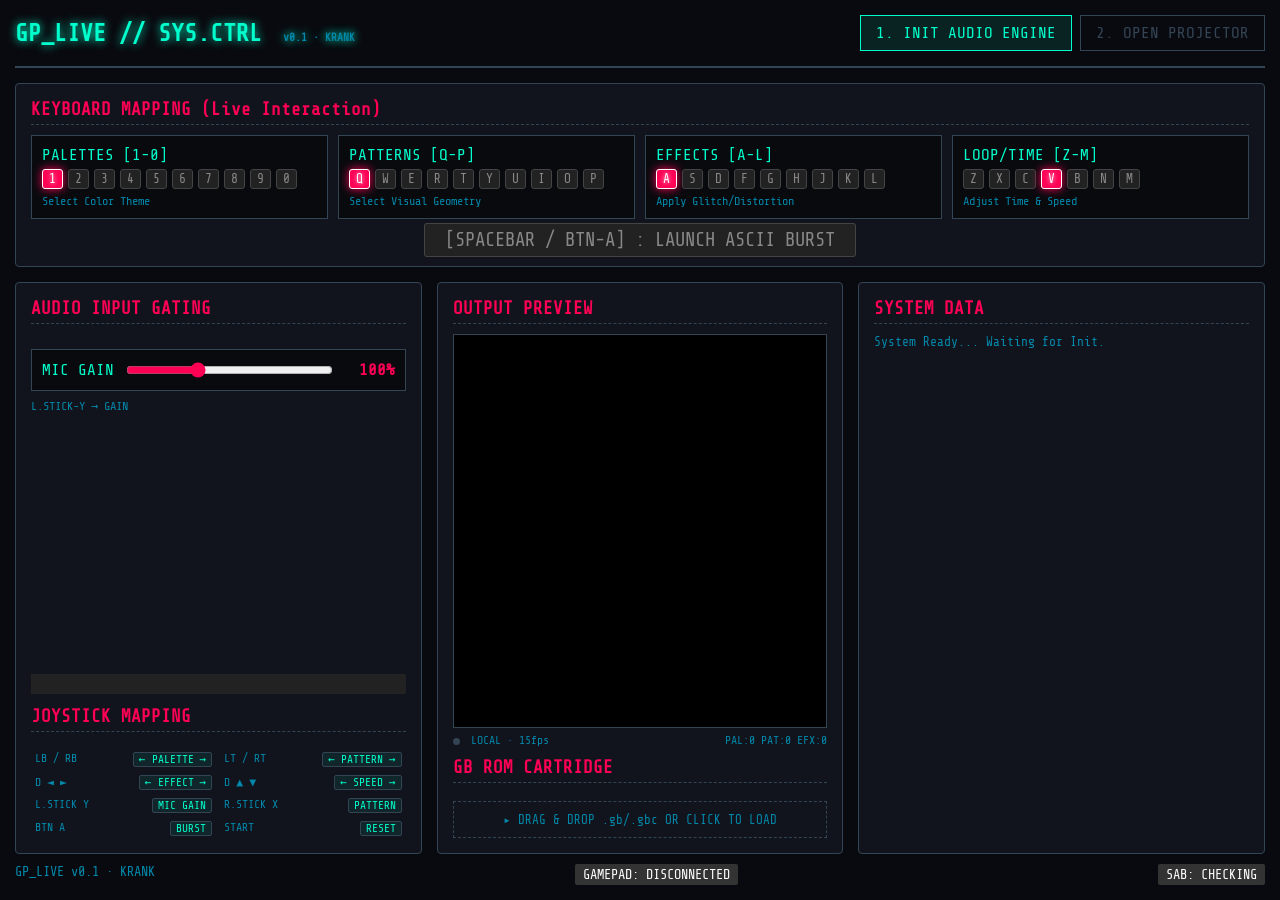
<file: playground/gp_live/app.html>
<!DOCTYPE html>
<!--
    GP_LIVE // SYS.CTRL
    Version : 0.1.0
    Author  : KRANK
    License : MIT

    A live audio-reactive VJ system with Game Boy ROM tile rendering.
    Open this file in a web server (not file://) to enable microphone access.
    SharedArrayBuffer requires COOP/COEP headers for zero-latency sync.
    See src/main.js for serving instructions.
-->
<html lang="en">
<head>
    <meta charset="UTF-8">
    <meta name="viewport" content="width=device-width, initial-scale=1.0">
    <meta name="author"   content="KRANK">
    <meta name="version"  content="0.1.0">
    <title>GP_LIVE // SYS.CTRL v0.1</title>
    <link rel="stylesheet" href="style.css">
</head>
<body>

    <!-- ═══════════════════════════════════════════════════════════
         BACKEND CONTROLLER UI
         Visible in the controller window only.
         Hidden via JS when ?mode=projector is detected.
    ═══════════════════════════════════════════════════════════ -->
    <div id="backend">

        <div class="header">
            <h1>GP_LIVE // SYS.CTRL <span style="font-size:.7rem; color:var(--fg-dim); margin-left:8px;">v0.1 · KRANK</span></h1>
            <div class="btn-group">
                <button id="btn-init">1. Init Audio Engine</button>
                <button id="btn-projector" disabled>2. Open Projector</button>
            </div>
        </div>

        <div class="dashboard">

            <!-- Keyboard mapping panel (full width) -->
            <div class="panel" style="grid-column: 1 / 4;">
                <h2>KEYBOARD MAPPING (Live Interaction)</h2>
                <div class="controls-grid">
                    <div class="control-block">
                        <span style="color:var(--fg);">PALETTES [1-0]</span>
                        <div class="key-row" id="keys-palettes"></div>
                        <span class="key-desc" id="desc-palette">Select Color Theme</span>
                    </div>
                    <div class="control-block">
                        <span style="color:var(--fg);">PATTERNS [Q-P]</span>
                        <div class="key-row" id="keys-patterns"></div>
                        <span class="key-desc" id="desc-pattern">Select Visual Geometry</span>
                    </div>
                    <div class="control-block">
                        <span style="color:var(--fg);">EFFECTS [A-L]</span>
                        <div class="key-row" id="keys-effects"></div>
                        <span class="key-desc" id="desc-effect">Apply Glitch/Distortion</span>
                    </div>
                    <div class="control-block">
                        <span style="color:var(--fg);">LOOP/TIME [Z-M]</span>
                        <div class="key-row" id="keys-loops"></div>
                        <span class="key-desc" id="desc-loop">Adjust Time &amp; Speed</span>
                    </div>
                </div>
                <div style="margin-top:10px; text-align:center;">
                    <span class="key" id="key-space" style="font-size:1.2rem; padding:5px 20px;">
                        [SPACEBAR / BTN-A] : LAUNCH ASCII BURST
                    </span>
                </div>
            </div>

            <!-- Audio + Gamepad panel -->
            <div class="panel">
                <h2>AUDIO INPUT GATING</h2>
                <div class="slider-container">
                    <span>MIC GAIN</span>
                    <input type="range" id="audio-gain" min="0" max="300" value="100">
                    <span class="val-display" id="gain-val">100%</span>
                </div>
                <div style="margin-top:8px; font-size:.75rem; color:var(--fg-dim);">L.STICK-Y → GAIN</div>
                <div style="margin-top:12px; flex:1; display:flex; align-items:flex-end;">
                    <div style="width:100%; height:20px; background:#222; position:relative;">
                        <div id="vu-meter" style="width:0%; height:100%; background:var(--fg); transition:width .1s;"></div>
                    </div>
                </div>

                <h2 style="margin-top:12px;">JOYSTICK MAPPING</h2>
                <div class="gp-grid">
                    <div class="gp-bind"><span>LB / RB</span>    <span class="gp-key" id="gp-lr">← PALETTE →</span></div>
                    <div class="gp-bind"><span>LT / RT</span>    <span class="gp-key" id="gp-lr2">← PATTERN →</span></div>
                    <div class="gp-bind"><span>D ◄ ►</span>      <span class="gp-key" id="gp-dpad-x">← EFFECT →</span></div>
                    <div class="gp-bind"><span>D ▲ ▼</span>      <span class="gp-key" id="gp-dpad-y">← SPEED →</span></div>
                    <div class="gp-bind"><span>L.STICK Y</span>  <span class="gp-key" id="gp-ly">MIC GAIN</span></div>
                    <div class="gp-bind"><span>R.STICK X</span>  <span class="gp-key" id="gp-rx">PATTERN</span></div>
                    <div class="gp-bind"><span>BTN A</span>      <span class="gp-key" id="gp-a">BURST</span></div>
                    <div class="gp-bind"><span>START</span>       <span class="gp-key" id="gp-start">RESET</span></div>
                </div>
            </div>

            <!-- Preview + ROM panel -->
            <div class="panel" style="min-height:0;">
                <h2>OUTPUT PREVIEW</h2>
                <canvas id="preview-canvas" width="320" height="180"></canvas>
                <div class="preview-status">
                    <span>
                        <span class="preview-dot" id="preview-dot"></span>
                        <span id="preview-src">LOCAL · 15fps</span>
                    </span>
                    <span id="preview-state-label" style="color:var(--fg-dim);">PAL:0 PAT:0 EFX:0</span>
                </div>

                <!-- ROM loader -->
                <h2 style="margin-top:10px;">GB ROM CARTRIDGE</h2>
                <div id="rom-drop-zone">
                    <input type="file" id="rom-file-input" accept=".gb,.gbc,.rom,.bin">
                    <span id="rom-drop-label">▸ DRAG &amp; DROP .gb/.gbc OR CLICK TO LOAD</span>
                </div>

                <!-- Scan controls — hidden until a ROM is loaded -->
                <div id="rom-scan-controls" style="display:none; margin-top:6px;">

                    <div style="display:flex; gap:6px; align-items:center; margin-bottom:4px;">
                        <span style="font-size:.72rem; color:var(--fg-dim); white-space:nowrap;">SCAN</span>
                        <select id="rom-scan-mode" style="flex:1; background:#0a0c14; color:var(--fg); border:1px solid var(--border); font-family:inherit; font-size:.72rem; padding:2px 4px;">
                            <option value="auto">AUTO (skip header)</option>
                            <option value="bank">BANK SELECT</option>
                            <option value="manual">MANUAL OFFSET</option>
                        </select>
                    </div>

                    <div id="rom-bank-row" style="display:none; gap:6px; align-items:center; margin-bottom:4px;">
                        <span style="font-size:.72rem; color:var(--fg-dim); white-space:nowrap;">BANK</span>
                        <select id="rom-bank-sel" style="flex:1; background:#0a0c14; color:var(--fg); border:1px solid var(--border); font-family:inherit; font-size:.72rem; padding:2px 4px;"></select>
                    </div>

                    <div id="rom-manual-row" style="display:none; gap:4px; align-items:center; margin-bottom:4px; flex-wrap:wrap;">
                        <span style="font-size:.7rem; color:var(--fg-dim);">FROM</span>
                        <input id="rom-off-start" type="text" value="0x150" maxlength="8"
                               style="width:64px; background:#0a0c14; color:var(--fg); border:1px solid var(--border); font-family:inherit; font-size:.7rem; padding:2px 4px; text-align:center;">
                        <span style="font-size:.7rem; color:var(--fg-dim);">TO</span>
                        <input id="rom-off-end" type="text" value="0x4000" maxlength="8"
                               style="width:64px; background:#0a0c14; color:var(--fg); border:1px solid var(--border); font-family:inherit; font-size:.7rem; padding:2px 4px; text-align:center;">
                    </div>

                    <div style="display:flex; gap:6px; align-items:center; margin-bottom:4px;">
                        <span style="font-size:.72rem; color:var(--fg-dim); white-space:nowrap;">QUALITY</span>
                        <input type="range" id="rom-quality" min="0" max="80" value="35" style="flex:1;">
                        <span id="rom-quality-val" style="font-size:.7rem; color:var(--fg); width:28px;">35%</span>
                    </div>

                    <button id="rom-rescan" style="width:100%; background:rgba(0,255,204,.1); color:var(--fg); border:1px solid var(--border); font-family:inherit; font-size:.72rem; padding:4px; cursor:pointer;">
                        ↺ RESCAN ROM
                    </button>
                </div>

                <canvas id="rom-tile-strip" width="512" height="8" style="display:none;"></canvas>

                <div class="rom-meta" id="rom-meta" style="display:none;">
                    <span>TILES: <span id="rom-tile-count">—</span></span>
                    <span>CART: <span id="rom-cart-type">—</span></span>
                    <span>BANKS: <span id="rom-bank-count">—</span></span>
                </div>
                <div class="rom-meta" id="rom-meta2" style="display:none; margin-top:2px;">
                    <span>TITLE: <span id="rom-title">—</span></span>
                    <span>SIZE: <span id="rom-size">—</span></span>
                    <span id="rom-chk-status" style="color:var(--accent);">CHK: —</span>
                </div>
                <div id="rom-mode-label" style="display:none; margin-top:5px; font-size:.7rem; text-align:center; color:var(--accent);">
                    ◈ ALL PATTERNS → ROM TILE MODE ACTIVE ◈
                </div>
            </div>

            <!-- System log panel -->
            <div class="panel">
                <h2>SYSTEM DATA</h2>
                <div id="sys-log" style="flex:1; overflow-y:auto; font-size:.8rem; line-height:1.4; color:var(--fg-dim); white-space:pre-wrap;">System Ready... Waiting for Init.</div>
            </div>

        </div><!-- /.dashboard -->

        <div class="status-bar">
            <span>GP_LIVE v0.1 · KRANK</span>
            <span id="gp-status"  class="status-indicator">GAMEPAD: SCANNING</span>
            <span id="sab-status" class="status-indicator">SAB: CHECKING</span>
        </div>

    </div><!-- /#backend -->

    <!-- ═══════════════════════════════════════════════════════════
         PROJECTOR OUTPUT
         Hidden in the controller window; shown in the popup.
    ═══════════════════════════════════════════════════════════ -->
    <div id="projector-container">
        <button id="btn-fullscreen">⛶ Fullscreen</button>
        <canvas id="visualCanvas"></canvas>
    </div>

    <script type="module" src="src/main.js"></script>

</body>
</html>
</file>
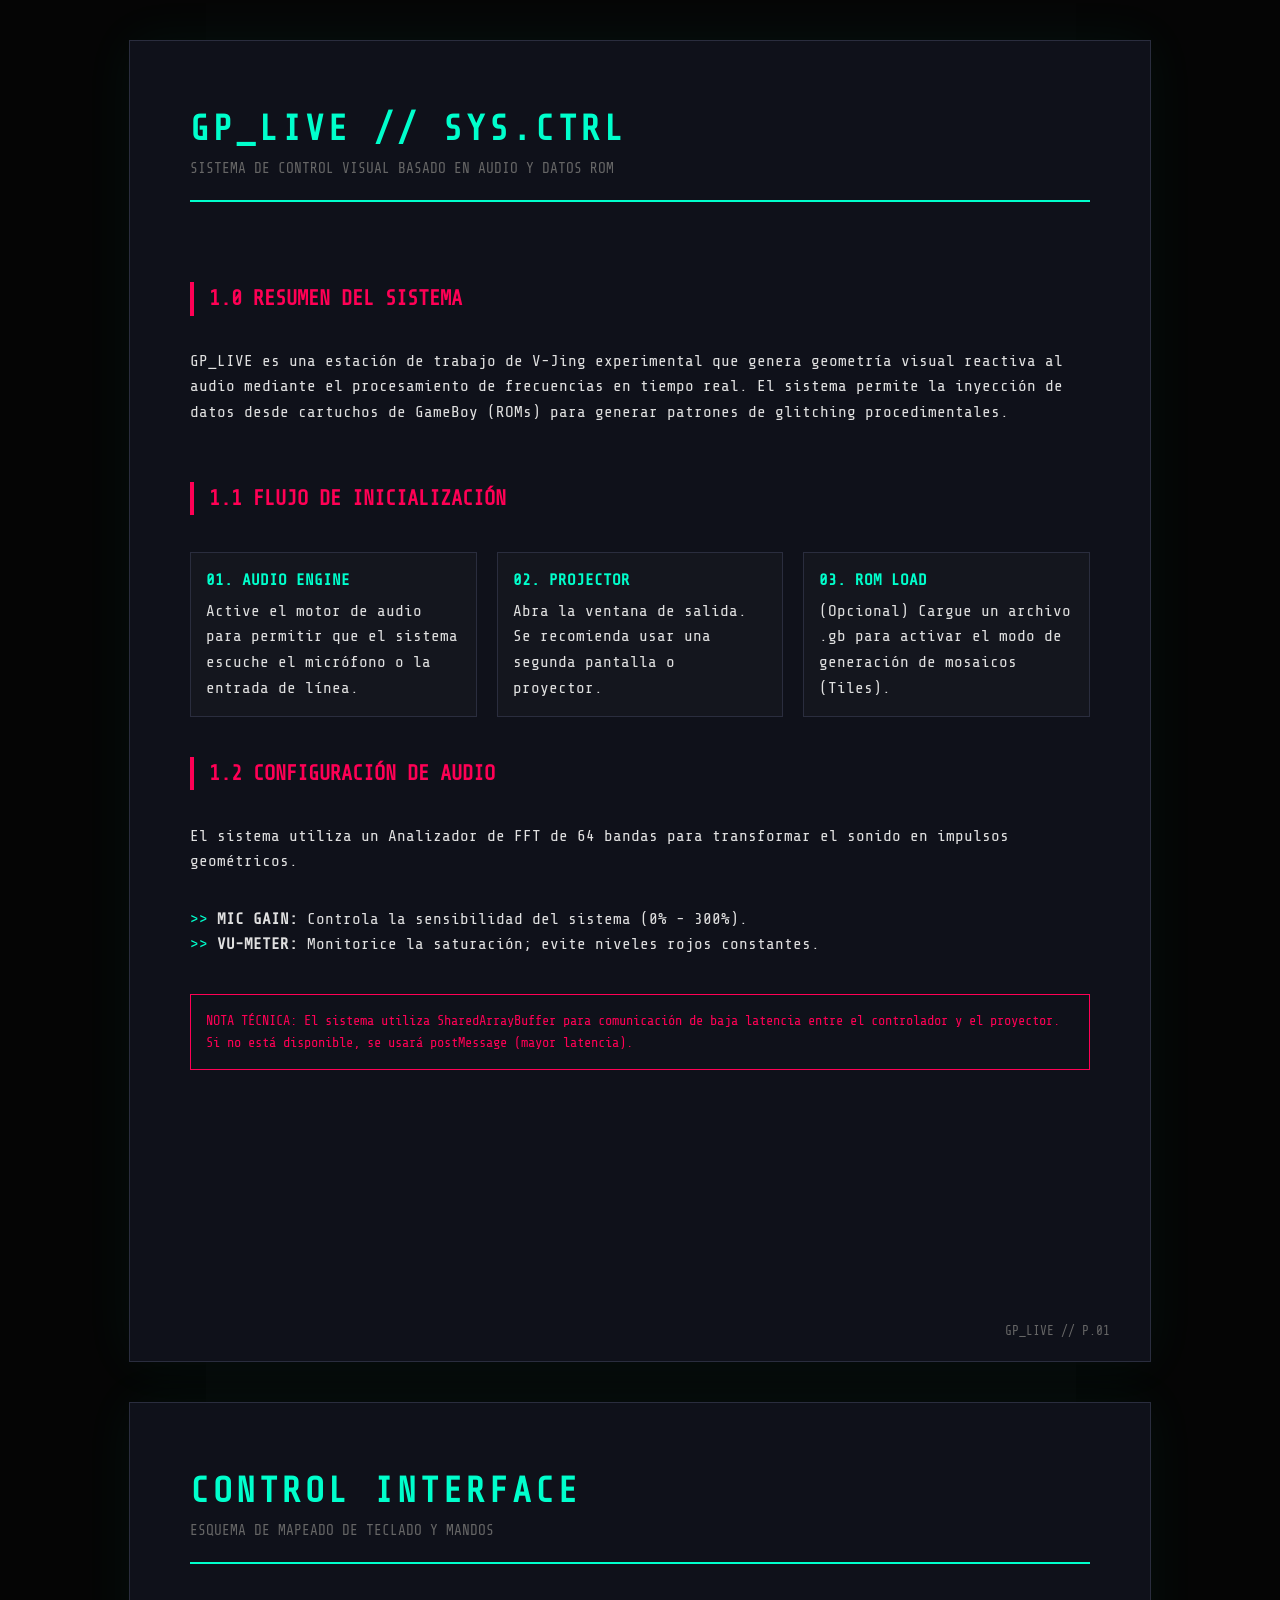
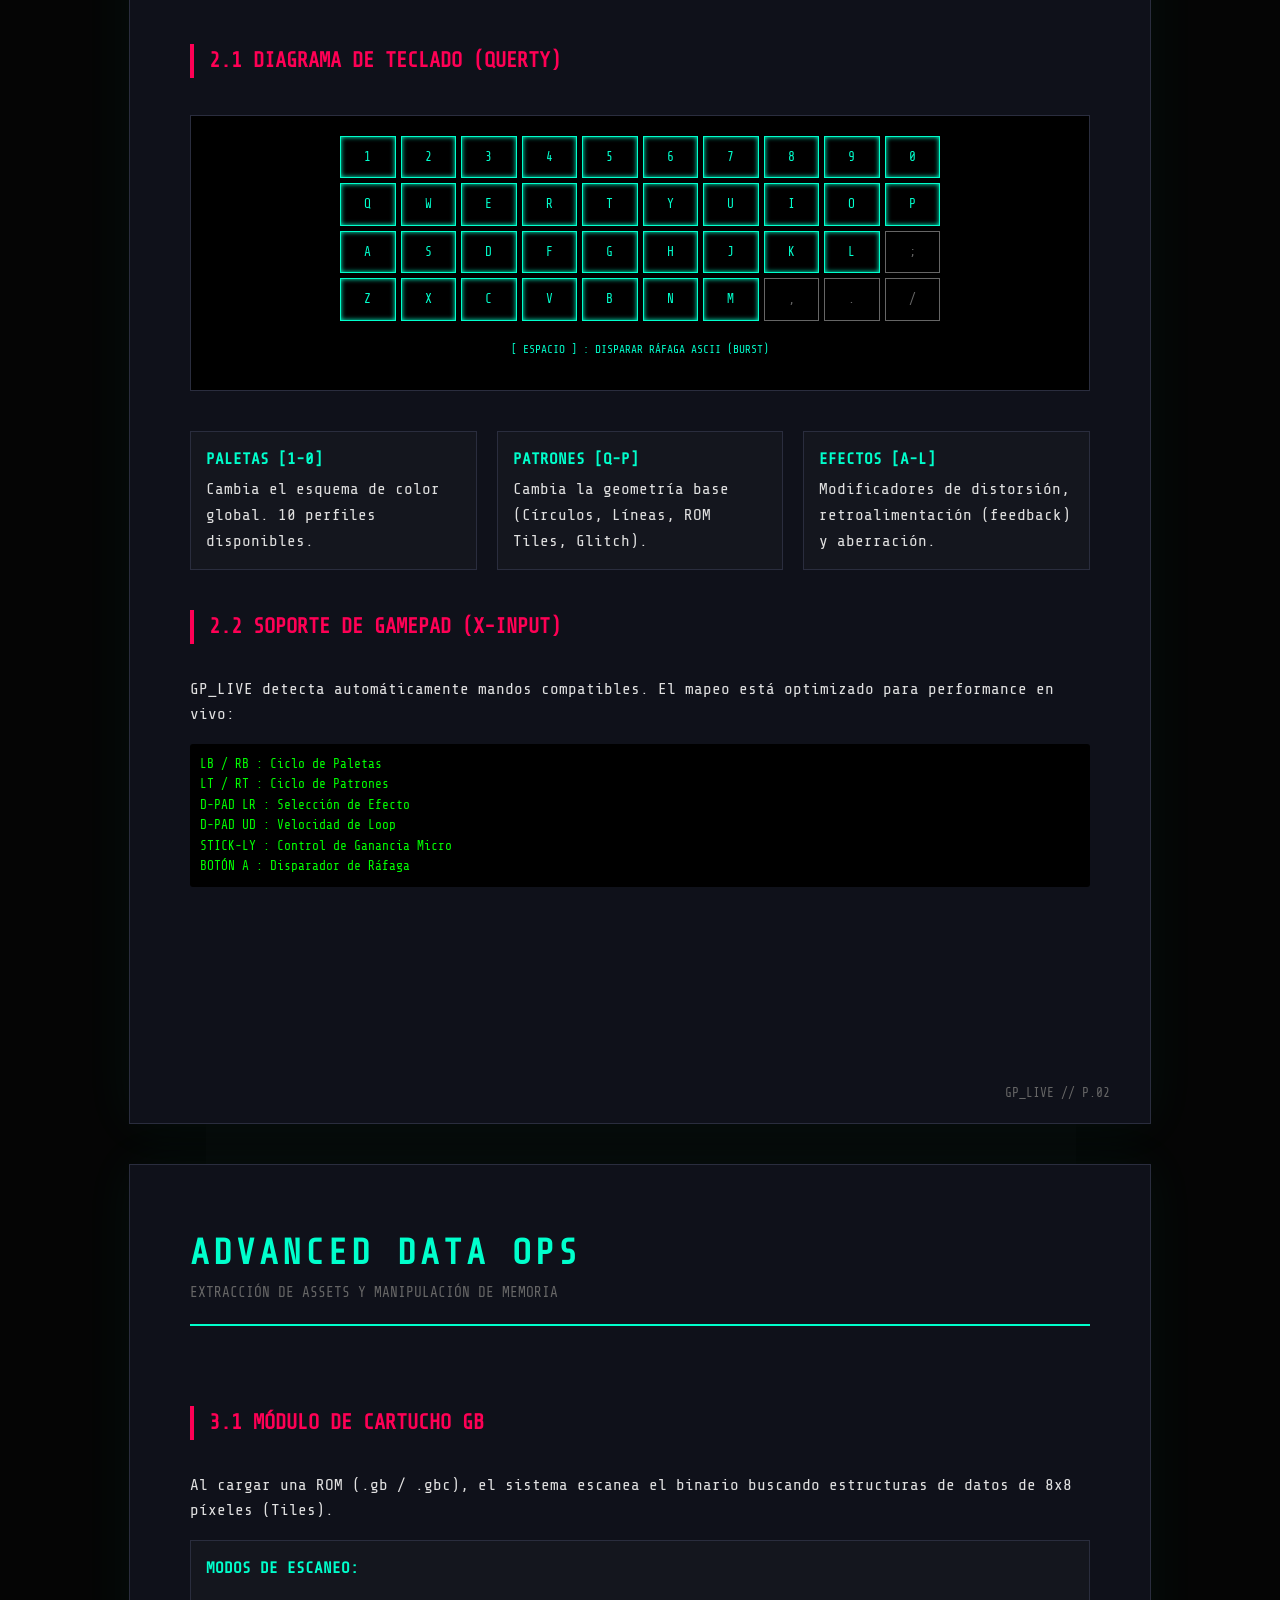
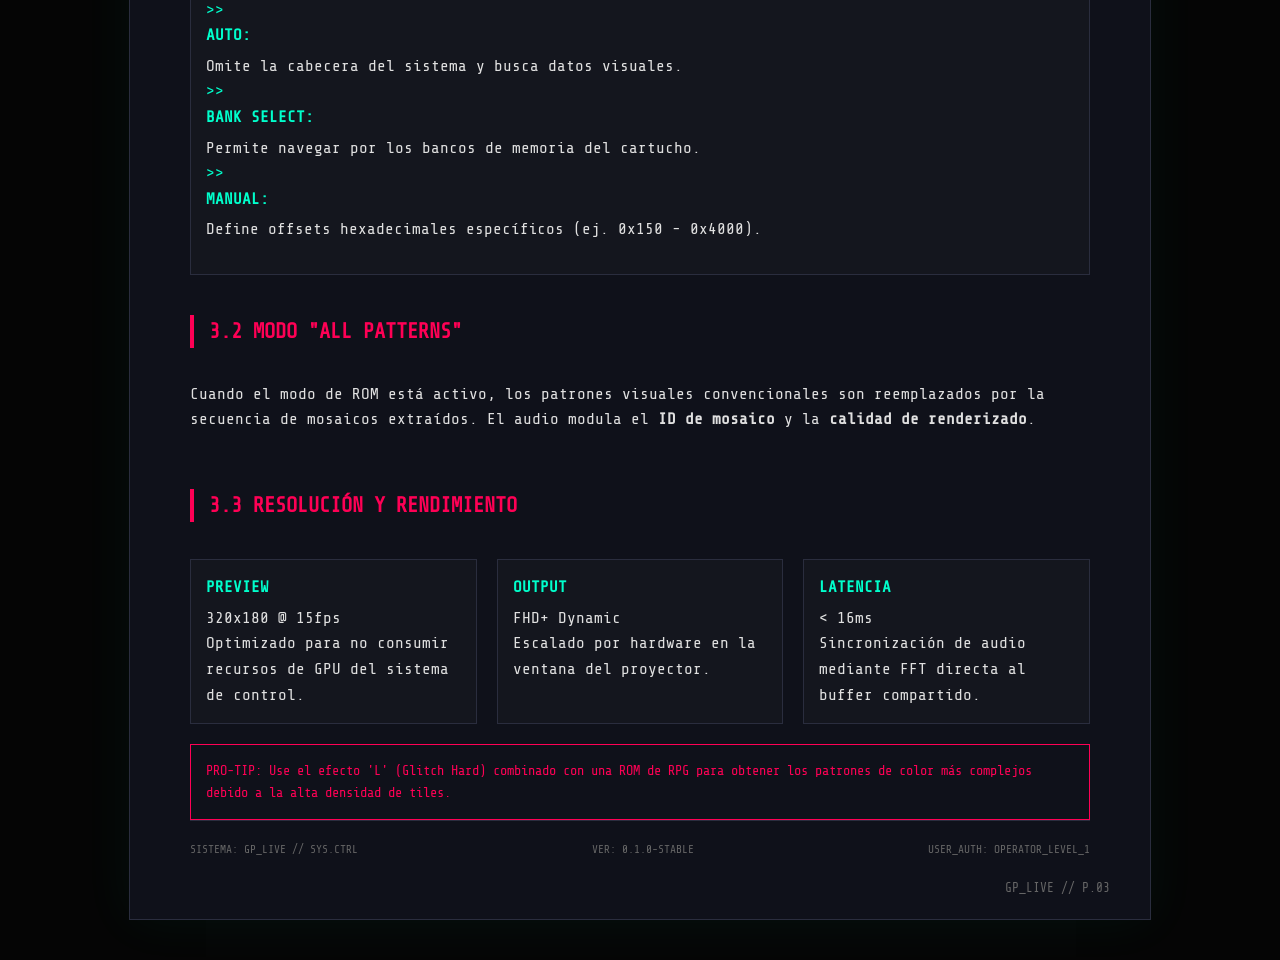
<file: playground/gp_live/manual.html>
<!DOCTYPE html>
<html lang="es">
<head>
    <meta charset="UTF-8">
    <meta name="viewport" content="width=device-width, initial-scale=1.0">
    <title>MANUAL DE OPERACIONES // GP_LIVE</title>
    <style>
        @import url('https://fonts.googleapis.com/css2?family=Share+Tech+Mono&display=swap');

        :root {
            --bg: #050505;
            --surface: #0f111a;
            --accent: #00ffcc;
            --danger: #ff0055;
            --text: #e0e0e0;
            --dim: #666;
            --border: #2a2d3e;
        }

        body {
            background-color: var(--bg);
            color: var(--text);
            font-family: 'Share Tech Mono', monospace;
            margin: 0;
            padding: 0;
            line-height: 1.6;
        }

        .page {
            max-width: 900px;
            margin: 40px auto;
            background: var(--surface);
            padding: 60px;
            border: 1px solid var(--border);
            box-shadow: 0 0 50px rgba(0, 255, 204, 0.05);
            position: relative;
            min-height: 1200px;
            display: flex;
            flex-direction: column;
        }

        .page-number {
            position: absolute;
            bottom: 20px;
            right: 40px;
            color: var(--dim);
            font-size: 0.8rem;
        }

        header {
            border-bottom: 2px solid var(--accent);
            padding-bottom: 20px;
            margin-bottom: 40px;
        }

        h1 {
            color: var(--accent);
            font-size: 2.2rem;
            margin: 0;
            text-transform: uppercase;
            letter-spacing: 4px;
        }

        .subtitle {
            color: var(--dim);
            font-size: 0.9rem;
        }

        h2 {
            color: var(--danger);
            border-left: 4px solid var(--danger);
            padding-left: 15px;
            text-transform: uppercase;
            margin-top: 40px;
            font-size: 1.3rem;
        }

        .diagram-container {
            background: #000;
            border: 1px solid var(--border);
            padding: 20px;
            margin: 20px 0;
            text-align: center;
        }

        /* Keyboard Graphic */
        .keyboard {
            display: grid;
            grid-template-columns: repeat(10, 1fr);
            gap: 5px;
            max-width: 600px;
            margin: 0 auto;
        }

        .k-key {
            border: 1px solid var(--dim);
            padding: 10px 5px;
            font-size: 0.8rem;
            color: var(--dim);
        }

        .k-active {
            border-color: var(--accent);
            color: var(--accent);
            box-shadow: inset 0 0 5px var(--accent);
        }

        .k-special {
            border-color: var(--danger);
            color: var(--danger);
        }

        .grid-3 {
            display: grid;
            grid-template-columns: 1fr 1fr 1fr;
            gap: 20px;
            margin-top: 20px;
        }

        .feature-box {
            border: 1px solid var(--border);
            padding: 15px;
            background: rgba(255,255,255,0.02);
        }

        .feature-box strong {
            display: block;
            color: var(--accent);
            margin-bottom: 5px;
        }

        .code-block {
            background: #000;
            color: #0f0;
            padding: 10px;
            font-size: 0.8rem;
            border-radius: 3px;
        }

        ul {
            list-style: none;
            padding: 0;
        }

        ul li::before {
            content: ">> ";
            color: var(--accent);
        }

        .warning {
            border: 1px solid var(--danger);
            padding: 15px;
            color: var(--danger);
            font-size: 0.85rem;
            margin-top: 20px;
        }

        footer {
            margin-top: auto;
            border-top: 1px solid var(--border);
            padding-top: 20px;
            font-size: 0.7rem;
            color: var(--dim);
            display: flex;
            justify-content: space-between;
        }
    </style>
</head>
<body>

    <!-- PAGE 1: INTRODUCTION & CORE -->
    <div class="page">
        <header>
            <h1>GP_LIVE // SYS.CTRL</h1>
            <div class="subtitle">SISTEMA DE CONTROL VISUAL BASADO EN AUDIO Y DATOS ROM</div>
        </header>

        <h2>1.0 RESUMEN DEL SISTEMA</h2>
        <p>
            GP_LIVE es una estación de trabajo de V-Jing experimental que genera geometría visual reactiva al audio mediante el procesamiento de frecuencias en tiempo real. El sistema permite la inyección de datos desde cartuchos de GameBoy (ROMs) para generar patrones de glitching procedimentales.
        </p>

        <h2>1.1 FLUJO DE INICIALIZACIÓN</h2>
        <div class="grid-3">
            <div class="feature-box">
                <strong>01. AUDIO ENGINE</strong>
                Active el motor de audio para permitir que el sistema escuche el micrófono o la entrada de línea.
            </div>
            <div class="feature-box">
                <strong>02. PROJECTOR</strong>
                Abra la ventana de salida. Se recomienda usar una segunda pantalla o proyector.
            </div>
            <div class="feature-box">
                <strong>03. ROM LOAD</strong>
                (Opcional) Cargue un archivo .gb para activar el modo de generación de mosaicos (Tiles).
            </div>
        </div>

        <h2>1.2 CONFIGURACIÓN DE AUDIO</h2>
        <p>El sistema utiliza un Analizador de FFT de 64 bandas para transformar el sonido en impulsos geométricos.</p>
        <ul>
            <li><strong>MIC GAIN:</strong> Controla la sensibilidad del sistema (0% - 300%).</li>
            <li><strong>VU-METER:</strong> Monitorice la saturación; evite niveles rojos constantes.</li>
        </ul>

        <div class="warning">
            NOTA TÉCNICA: El sistema utiliza SharedArrayBuffer para comunicación de baja latencia entre el controlador y el proyector. Si no está disponible, se usará postMessage (mayor latencia).
        </div>

        <div class="page-number">GP_LIVE // P.01</div>
    </div>

    <!-- PAGE 2: CONTROLS & MAPPING -->
    <div class="page">
        <header>
            <h1>CONTROL INTERFACE</h1>
            <div class="subtitle">ESQUEMA DE MAPEADO DE TECLADO Y MANDOS</div>
        </header>

        <h2>2.1 DIAGRAMA DE TECLADO (QUERTY)</h2>
        <div class="diagram-container">
            <div class="keyboard">
                <!-- Palettes -->
                <div class="k-key k-active">1</div><div class="k-key k-active">2</div><div class="k-key k-active">3</div><div class="k-key k-active">4</div><div class="k-key k-active">5</div><div class="k-key k-active">6</div><div class="k-key k-active">7</div><div class="k-key k-active">8</div><div class="k-key k-active">9</div><div class="k-key k-active">0</div>
                <!-- Patterns -->
                <div class="k-key k-active">Q</div><div class="k-key k-active">W</div><div class="k-key k-active">E</div><div class="k-key k-active">R</div><div class="k-key k-active">T</div><div class="k-key k-active">Y</div><div class="k-key k-active">U</div><div class="k-key k-active">I</div><div class="k-key k-active">O</div><div class="k-key k-active">P</div>
                <!-- Effects -->
                <div class="k-key k-active">A</div><div class="k-key k-active">S</div><div class="k-key k-active">D</div><div class="k-key k-active">F</div><div class="k-key k-active">G</div><div class="k-key k-active">H</div><div class="k-key k-active">J</div><div class="k-key k-active">K</div><div class="k-key k-active">L</div><div class="k-key">;</div>
                <!-- Loops -->
                <div class="k-key k-active">Z</div><div class="k-key k-active">X</div><div class="k-key k-active">C</div><div class="k-key k-active">V</div><div class="k-key k-active">B</div><div class="k-key k-active">N</div><div class="k-key k-active">M</div><div class="k-key">,</div><div class="k-key">.</div><div class="k-key">/</div>
            </div>
            <p style="font-size:0.7rem; color:var(--accent); margin-top:20px;">[ ESPACIO ] : DISPARAR RÁFAGA ASCII (BURST)</p>
        </div>

        <div class="grid-3">
            <div class="feature-box">
                <strong>PALETAS [1-0]</strong>
                Cambia el esquema de color global. 10 perfiles disponibles.
            </div>
            <div class="feature-box">
                <strong>PATRONES [Q-P]</strong>
                Cambia la geometría base (Círculos, Líneas, ROM Tiles, Glitch).
            </div>
            <div class="feature-box">
                <strong>EFECTOS [A-L]</strong>
                Modificadores de distorsión, retroalimentación (feedback) y aberración.
            </div>
        </div>

        <h2>2.2 SOPORTE DE GAMEPAD (X-INPUT)</h2>
        <p>GP_LIVE detecta automáticamente mandos compatibles. El mapeo está optimizado para performance en vivo:</p>
        <div class="code-block">
            LB / RB  : Ciclo de Paletas<br>
            LT / RT  : Ciclo de Patrones<br>
            D-PAD LR : Selección de Efecto<br>
            D-PAD UD : Velocidad de Loop<br>
            STICK-LY : Control de Ganancia Micro<br>
            BOTÓN A  : Disparador de Ráfaga
        </div>

        <div class="page-number">GP_LIVE // P.02</div>
    </div>

    <!-- PAGE 3: ROM GLITCHING & ADVANCED -->
    <div class="page">
        <header>
            <h1>ADVANCED DATA OPS</h1>
            <div class="subtitle">EXTRACCIÓN DE ASSETS Y MANIPULACIÓN DE MEMORIA</div>
        </header>

        <h2>3.1 MÓDULO DE CARTUCHO GB</h2>
        <p>
            Al cargar una ROM (.gb / .gbc), el sistema escanea el binario buscando estructuras de datos de 8x8 píxeles (Tiles).
        </p>
        <div class="feature-box">
            <strong>MODOS DE ESCANEO:</strong>
            <ul>
                <li><strong>AUTO:</strong> Omite la cabecera del sistema y busca datos visuales.</li>
                <li><strong>BANK SELECT:</strong> Permite navegar por los bancos de memoria del cartucho.</li>
                <li><strong>MANUAL:</strong> Define offsets hexadecimales específicos (ej. 0x150 - 0x4000).</li>
            </ul>
        </div>

        <h2>3.2 MODO "ALL PATTERNS"</h2>
        <p>
            Cuando el modo de ROM está activo, los patrones visuales convencionales son reemplazados por la secuencia de mosaicos extraídos. El audio modula el <strong>ID de mosaico</strong> y la <strong>calidad de renderizado</strong>.
        </p>

        <h2>3.3 RESOLUCIÓN Y RENDIMIENTO</h2>
        <div class="grid-3">
            <div class="feature-box">
                <strong>PREVIEW</strong>
                320x180 @ 15fps<br>Optimizado para no consumir recursos de GPU del sistema de control.
            </div>
            <div class="feature-box">
                <strong>OUTPUT</strong>
                FHD+ Dynamic<br>Escalado por hardware en la ventana del proyector.
            </div>
            <div class="feature-box">
                <strong>LATENCIA</strong>
                &lt; 16ms<br>Sincronización de audio mediante FFT directa al buffer compartido.
            </div>
        </div>

        <div class="warning">
            PRO-TIP: Use el efecto 'L' (Glitch Hard) combinado con una ROM de RPG para obtener los patrones de color más complejos debido a la alta densidad de tiles.
        </div>

        <footer>
            <span>SISTEMA: GP_LIVE // SYS.CTRL</span>
            <span>VER: 0.1.0-STABLE</span>
            <span>USER_AUTH: OPERATOR_LEVEL_1</span>
        </footer>
        <div class="page-number">GP_LIVE // P.03</div>
    </div>

</body>

</html>
</file>
<file: css/styles.css>
/* ============================================
   DESIGN SYSTEM
   ============================================ */
@import url('https://fonts.googleapis.com/css2?family=Inter:wght@300;400;500;600;700&family=JetBrains+Mono:wght@400;500&display=swap');

*, *::before, *::after {
    margin: 0;
    padding: 0;
    box-sizing: border-box;
}

:root {
    --font: 'Inter', -apple-system, BlinkMacSystemFont, sans-serif;
    --mono: 'JetBrains Mono', 'Consolas', monospace;
    --space-xs: 0.5rem;
    --space-sm: 1rem;
    --space-md: 1.5rem;
    --space-lg: 2.5rem;
    --space-xl: 4rem;
    --space-2xl: 6rem;
    --max-w: 1080px;
    --radius: 4px;
    --transition: 0.2s ease;
}

/* Light theme */
[data-theme="light"] {
    --bg: #ffffff;
    --bg-alt: #fafafa;
    --bg-card: #f5f5f5;
    --text: #111111;
    --text-2: #555555;
    --text-3: #999999;
    --border: #e5e5e5;
    --accent: #111111;
    --accent-text: #ffffff;
    --link: #111111;
}

/* Dark theme */
[data-theme="dark"] {
    --bg: #0a0a0a;
    --bg-alt: #111111;
    --bg-card: #1a1a1a;
    --text: #e5e5e5;
    --text-2: #999999;
    --text-3: #666666;
    --border: #222222;
    --accent: #e5e5e5;
    --accent-text: #0a0a0a;
    --link: #e5e5e5;
}

html {
    font-size: 16px;
    scroll-behavior: smooth;
}

body {
    background: var(--bg);
    color: var(--text);
    font-family: var(--font);
    line-height: 1.6;
    -webkit-font-smoothing: antialiased;
    transition: background var(--transition), color var(--transition);
}

::selection {
    background: var(--accent);
    color: var(--accent-text);
}

a {
    color: var(--link);
    text-decoration: none;
}

img {
    max-width: 100%;
    display: block;
}

/* ============================================
   LAYOUT
   ============================================ */
.container {
    max-width: var(--max-w);
    margin: 0 auto;
    padding: 0 var(--space-md);
}

section {
    padding: var(--space-2xl) 0;
}

/* ============================================
   NAV
   ============================================ */
.nav {
    position: sticky;
    top: 0;
    z-index: 100;
    background: var(--bg);
    border-bottom: 1px solid var(--border);
    transition: background var(--transition), border-color var(--transition);
}

.nav-inner {
    max-width: var(--max-w);
    margin: 0 auto;
    padding: 0 var(--space-md);
    height: 52px;
    display: flex;
    align-items: center;
    justify-content: space-between;
}

.nav-name {
    font-family: var(--mono);
    font-size: 0.75rem;
    font-weight: 500;
    letter-spacing: 1px;
    color: var(--text);
    text-decoration: none;
}

.nav-right {
    display: flex;
    align-items: center;
    gap: var(--space-lg);
}

.nav-links {
    display: flex;
    gap: var(--space-md);
    list-style: none;
}

.nav-links a {
    font-size: 0.75rem;
    font-weight: 500;
    color: var(--text-2);
    letter-spacing: 0.5px;
    transition: color var(--transition);
}

.nav-links a:hover {
    color: var(--text);
}

/* Theme toggle */
.theme-toggle {
    background: none;
    border: 1px solid var(--border);
    border-radius: var(--radius);
    width: 36px;
    height: 36px;
    display: flex;
    align-items: center;
    justify-content: center;
    cursor: pointer;
    font-size: 0.85rem;
    color: var(--text-2);
    transition: all var(--transition);
}

.theme-toggle:hover {
    border-color: var(--text);
    color: var(--text);
}

[data-theme="light"] .theme-toggle .icon-sun { display: none; }
[data-theme="light"] .theme-toggle .icon-moon { display: inline; }
[data-theme="dark"] .theme-toggle .icon-sun { display: inline; }
[data-theme="dark"] .theme-toggle .icon-moon { display: none; }

/* Hamburger */
.hamburger {
    display: none;
    background: none;
    border: none;
    cursor: pointer;
    padding: 4px;
}

.hamburger span {
    display: block;
    width: 18px;
    height: 1.5px;
    background: var(--text);
    margin: 4px 0;
    transition: all var(--transition);
}

/* ============================================
   HERO
   ============================================ */
.hero {
    padding: var(--space-2xl) 0;
    border-bottom: 1px solid var(--border);
}

.hero h1 {
    font-size: clamp(3rem, 8vw, 5.5rem);
    font-weight: 700;
    line-height: 1;
    letter-spacing: -2px;
    margin-bottom: var(--space-md);
}

.hero-roles {
    display: flex;
    flex-wrap: wrap;
    gap: var(--space-xs);
    margin-bottom: var(--space-lg);
}

.hero-roles span,
.hero-roles a {
    font-family: var(--mono);
    font-size: 0.7rem;
    letter-spacing: 0.5px;
    color: var(--text-2);
    padding: 4px 10px;
    border: 1px solid var(--border);
    border-radius: var(--radius);
    text-decoration: none;
    transition: all var(--transition);
}

.hero-roles a:hover {
    color: var(--text);
    border-color: var(--text-2);
}

.hero-location {
    font-size: 0.85rem;
    color: var(--text-3);
}

/* ============================================
   SECTION HEADERS
   ============================================ */
.section-head {
    display: flex;
    align-items: baseline;
    gap: var(--space-sm);
    margin-bottom: var(--space-lg);
    padding-bottom: var(--space-sm);
    border-bottom: 1px solid var(--border);
}

.section-num {
    font-family: var(--mono);
    font-size: 0.7rem;
    color: var(--text-3);
    flex-shrink: 0;
}

.section-label {
    font-size: 0.75rem;
    font-weight: 600;
    letter-spacing: 1px;
    text-transform: uppercase;
    color: var(--text-2);
}

/* ============================================
   ABOUT
   ============================================ */
.about-grid {
    display: grid;
    grid-template-columns: 1fr 280px;
    gap: var(--space-xl);
}

.about-text {
    font-size: 0.95rem;
    line-height: 1.8;
    color: var(--text-2);
}

.about-text p + p {
    margin-top: var(--space-sm);
}

.about-text strong {
    color: var(--text);
    font-weight: 500;
}

.about-meta {
    display: flex;
    flex-direction: column;
    gap: 0;
}

.meta-row {
    padding: 0.75rem 0;
    border-bottom: 1px solid var(--border);
}

.meta-row:first-child {
    border-top: 1px solid var(--border);
}

.meta-label {
    font-family: var(--mono);
    font-size: 0.6rem;
    letter-spacing: 1px;
    text-transform: uppercase;
    color: var(--text-3);
    margin-bottom: 0.15rem;
}

.meta-value {
    font-size: 0.8rem;
    font-weight: 500;
}

/* ============================================
   LIST ITEMS
   ============================================ */
.list-item {
    display: grid;
    grid-template-columns: 40px 1fr;
    gap: var(--space-sm);
    padding: var(--space-md) 0;
    border-bottom: 1px solid var(--border);
    transition: background var(--transition);
}

.list-item:first-child {
    border-top: 1px solid var(--border);
}

.list-idx {
    font-family: var(--mono);
    font-size: 0.65rem;
    color: var(--text-3);
    padding-top: 0.15rem;
}

.list-body h3 {
    font-size: 1rem;
    font-weight: 600;
    margin-bottom: 0.15rem;
}

.list-body .list-meta {
    font-family: var(--mono);
    font-size: 0.65rem;
    color: var(--text-3);
    letter-spacing: 0.5px;
    margin-bottom: 0.5rem;
}

.list-body .list-meta a {
    color: var(--text-3);
    text-decoration: underline;
    text-underline-offset: 2px;
}

.list-body .list-meta a:hover {
    color: var(--text);
}

.list-body .list-desc {
    font-size: 0.85rem;
    color: var(--text-2);
    line-height: 1.6;
}

.list-body .list-desc a {
    color: var(--text);
    text-decoration: underline;
    text-underline-offset: 2px;
}

.list-body .list-desc a:hover {
    color: var(--text-3);
}

.list-body .list-desc em {
    font-style: normal;
    color: var(--text);
}

/* ============================================
   TOOLS
   ============================================ */
.tools-category {
    margin-bottom: var(--space-lg);
}

.tools-category:last-child {
    margin-bottom: 0;
}

.tools-category-title {
    font-family: var(--mono);
    font-size: 0.65rem;
    font-weight: 500;
    letter-spacing: 1px;
    text-transform: uppercase;
    color: var(--text-3);
    margin-bottom: var(--space-sm);
    padding-bottom: var(--space-xs);
    border-bottom: 1px solid var(--border);
}

.tools-grid {
    display: flex;
    flex-wrap: wrap;
    gap: 8px;
}

.tool-item {
    display: flex;
    align-items: center;
    gap: 8px;
    padding: 8px 14px;
    border: 1px solid var(--border);
    border-radius: var(--radius);
    font-size: 0.8rem;
    color: var(--text-2);
    transition: all var(--transition);
}

.tool-item:hover {
    border-color: var(--text-3);
    color: var(--text);
}

.tool-item i {
    font-size: 1rem;
    width: 18px;
    text-align: center;
    color: var(--text-3);
}

/* ============================================
   PROJECTS
   ============================================ */
.projects-grid {
    display: grid;
    grid-template-columns: repeat(auto-fit, minmax(300px, 1fr));
    gap: var(--space-md);
}

.project-card {
    border: 1px solid var(--border);
    border-radius: var(--radius);
    overflow: hidden;
    transition: border-color var(--transition);
}

.project-card:hover {
    border-color: var(--text-3);
}

.project-card.featured {
    grid-column: 1 / -1;
    display: grid;
    grid-template-columns: 1fr 1fr;
}

.project-media {
    position: relative;
    aspect-ratio: 16/10;
    overflow: hidden;
    background: var(--bg-alt);
}

.project-card.featured .project-media {
    aspect-ratio: auto;
    min-height: 300px;
}

.project-media img,
.project-media iframe {
    width: 100%;
    height: 100%;
    object-fit: cover;
    border: none;
}

.project-badge {
    position: absolute;
    bottom: 12px;
    right: 12px;
    font-family: var(--mono);
    font-size: 0.6rem;
    letter-spacing: 0.5px;
    padding: 4px 8px;
    background: var(--accent);
    color: var(--accent-text);
    border-radius: var(--radius);
    z-index: 5;
}

.project-info {
    padding: var(--space-md);
}

.project-card.featured .project-info {
    display: flex;
    flex-direction: column;
    justify-content: center;
}

.project-tags {
    display: flex;
    gap: 6px;
    flex-wrap: wrap;
    margin-bottom: var(--space-sm);
}

.project-tag {
    font-family: var(--mono);
    font-size: 0.6rem;
    letter-spacing: 0.5px;
    padding: 3px 8px;
    border: 1px solid var(--border);
    border-radius: var(--radius);
    color: var(--text-3);
}

.project-title {
    font-size: 1.1rem;
    font-weight: 600;
    margin-bottom: 0.5rem;
}

.project-description {
    font-size: 0.85rem;
    color: var(--text-2);
    line-height: 1.7;
    margin-bottom: var(--space-sm);
}

.project-description strong {
    color: var(--text);
    font-weight: 500;
}

.project-links {
    display: flex;
    gap: var(--space-sm);
    flex-wrap: wrap;
}

.project-link {
    font-family: var(--mono);
    font-size: 0.65rem;
    letter-spacing: 0.5px;
    color: var(--text-2);
    display: inline-flex;
    align-items: center;
    gap: 6px;
    transition: color var(--transition);
}

.project-link:hover {
    color: var(--text);
}

.project-link i {
    font-size: 0.85rem;
}

/* ============================================
   ART LAB
   ============================================ */
.art-lab {
    border-top: 1px solid var(--border);
    border-bottom: 1px solid var(--border);
    text-align: center;
}

.art-lab .section-head {
    justify-content: center;
}

.art-lab-text {
    font-size: 0.9rem;
    color: var(--text-2);
    max-width: 500px;
    margin: 0 auto var(--space-lg);
    line-height: 1.8;
}

.art-lab-text strong {
    color: var(--text);
    font-weight: 500;
}

/* ============================================
   COMMERCIAL / TRABAJOS (carousel)
   ============================================ */
.commercial-carousel {
    position: relative;
    max-width: 500px;
    margin: 0 auto;
    overflow: hidden;
}

.commercial-track {
    display: flex;
    transition: transform 0.5s ease;
}

.commercial-slide {
    flex: 0 0 100%;
    padding: 0 10px;
}

.commercial-card {
    border: 1px solid var(--border);
    border-radius: var(--radius);
    overflow: hidden;
}

.commercial-image {
    width: 100%;
    height: 240px;
    object-fit: cover;
}

.commercial-info {
    padding: var(--space-md);
}

.commercial-info h3 {
    font-size: 0.95rem;
    font-weight: 600;
    margin-bottom: 0.35rem;
}

.commercial-info p {
    font-size: 0.8rem;
    color: var(--text-2);
    line-height: 1.6;
}

.carousel-nav {
    display: flex;
    justify-content: center;
    gap: 15px;
    margin-top: var(--space-md);
    align-items: center;
}

.carousel-btn {
    width: 36px;
    height: 36px;
    border-radius: var(--radius);
    background: none;
    border: 1px solid var(--border);
    color: var(--text-2);
    cursor: pointer;
    transition: all var(--transition);
    display: flex;
    align-items: center;
    justify-content: center;
    font-size: 0.75rem;
}

.carousel-btn:hover:not(:disabled) {
    border-color: var(--text);
    color: var(--text);
}

.carousel-btn:disabled {
    opacity: 0.3;
    cursor: not-allowed;
}

.carousel-dots {
    display: flex;
    gap: 8px;
    align-items: center;
}

.carousel-dot {
    width: 6px;
    height: 6px;
    border-radius: 50%;
    background: var(--border);
    border: none;
    cursor: pointer;
    transition: all var(--transition);
    padding: 0;
}

.carousel-dot.active {
    background: var(--text);
    transform: scale(1.4);
}

/* ============================================
   WORKS GRID
   ============================================ */
.works-grid {
    display: grid;
    grid-template-columns: repeat(2, 1fr);
    gap: var(--space-md);
}

.work-card {
    padding: var(--space-md);
    border: 1px solid var(--border);
    border-radius: var(--radius);
    transition: border-color var(--transition);
}

.work-card:hover {
    border-color: var(--text-3);
}

.work-type {
    font-family: var(--mono);
    font-size: 0.6rem;
    letter-spacing: 1px;
    text-transform: uppercase;
    color: var(--text-3);
    margin-bottom: var(--space-xs);
}

.work-title {
    font-size: 0.95rem;
    font-weight: 600;
    margin-bottom: 0.25rem;
}

.work-where {
    font-size: 0.7rem;
    color: var(--text-3);
    margin-bottom: 0.75rem;
}

.work-desc {
    font-size: 0.8rem;
    color: var(--text-2);
    line-height: 1.6;
}

/* ============================================
   CONTACT
   ============================================ */
.contact-grid {
    display: grid;
    grid-template-columns: 1fr 1fr;
    gap: var(--space-xl);
}

.contact-intro {
    font-size: 0.9rem;
    color: var(--text-2);
    line-height: 1.8;
    margin-bottom: var(--space-lg);
}

.contact-list {
    display: flex;
    flex-direction: column;
}

.contact-row {
    display: flex;
    justify-content: space-between;
    align-items: center;
    padding: 0.75rem 0;
    border-bottom: 1px solid var(--border);
    color: var(--text);
    transition: padding-left var(--transition);
}

.contact-row:first-child {
    border-top: 1px solid var(--border);
}

.contact-row:hover {
    padding-left: 0.5rem;
}

.contact-row .name {
    font-size: 0.85rem;
    font-weight: 500;
}

.contact-row .handle {
    font-family: var(--mono);
    font-size: 0.65rem;
    color: var(--text-3);
}

/* Form */
.form-row {
    margin-bottom: var(--space-sm);
}

.form-row label {
    display: block;
    font-family: var(--mono);
    font-size: 0.6rem;
    letter-spacing: 1px;
    text-transform: uppercase;
    color: var(--text-3);
    margin-bottom: 0.35rem;
}

.form-row input,
.form-row textarea {
    width: 100%;
    padding: 0.6rem 0;
    background: none;
    border: none;
    border-bottom: 1px solid var(--border);
    font-family: var(--font);
    font-size: 0.85rem;
    color: var(--text);
    outline: none;
    transition: border-color var(--transition);
}

.form-row textarea {
    resize: vertical;
    min-height: 80px;
    border: 1px solid var(--border);
    padding: 0.6rem;
    border-radius: var(--radius);
}

.form-row input:focus,
.form-row textarea:focus {
    border-color: var(--text);
}

.btn {
    font-family: var(--mono);
    font-size: 0.65rem;
    letter-spacing: 1px;
    padding: 0.75rem 2rem;
    background: var(--accent);
    color: var(--accent-text);
    border: none;
    border-radius: var(--radius);
    cursor: pointer;
    transition: opacity var(--transition);
}

.btn:hover {
    opacity: 0.8;
}

/* ============================================
   FOOTER
   ============================================ */
.footer {
    padding: var(--space-lg) 0;
    border-top: 1px solid var(--border);
    display: flex;
    justify-content: space-between;
    align-items: center;
}

.footer span {
    font-family: var(--mono);
    font-size: 0.6rem;
    color: var(--text-3);
    letter-spacing: 0.5px;
}

/* ============================================
   ACCORDION (Discografia)
   ============================================ */
.accordion {
    border: 1px solid var(--border);
    border-radius: var(--radius);
    margin-bottom: var(--space-sm);
    overflow: hidden;
}

.accordion-trigger {
    width: 100%;
    background: none;
    border: none;
    padding: var(--space-md);
    cursor: pointer;
    text-align: left;
    color: var(--text);
    transition: background var(--transition);
}

.accordion-trigger:hover {
    background: var(--bg-alt);
}

.accordion-header {
    display: flex;
    align-items: center;
    gap: var(--space-md);
}

.accordion-cover {
    width: 64px;
    height: 64px;
    object-fit: cover;
    border-radius: var(--radius);
    flex-shrink: 0;
}

.accordion-title {
    flex: 1;
    min-width: 0;
}

.accordion-title h3 {
    font-size: 1rem;
    font-weight: 600;
    margin-bottom: 0.15rem;
}

.accordion-artist {
    font-family: var(--mono);
    font-size: 0.6rem;
    letter-spacing: 1px;
    text-transform: uppercase;
    color: var(--text-3);
    display: block;
    margin-bottom: 0.15rem;
}

.accordion-year {
    font-family: var(--mono);
    font-size: 0.65rem;
    color: var(--text-3);
}

.accordion-icon {
    font-size: 1.2rem;
    color: var(--text-3);
    transition: transform var(--transition);
    flex-shrink: 0;
}

.accordion[aria-expanded="true"] .accordion-icon {
    transform: rotate(45deg);
}

.accordion-content {
    max-height: 0;
    overflow: hidden;
    transition: max-height 0.3s ease;
}

.accordion[aria-expanded="true"] .accordion-content {
    max-height: 800px;
}

.accordion-content > *:not(.tracklist):not(.album-note):not(.album-links):not(.album-embed) {
    padding: 0 var(--space-md);
}

.accordion-content .tracklist {
    list-style: none;
    padding: 0 var(--space-md);
    margin-bottom: var(--space-sm);
}

.accordion-content .album-note {
    font-size: 0.75rem;
    color: var(--text-3);
    line-height: 1.6;
    font-style: italic;
    padding: 0 var(--space-md);
    margin-bottom: var(--space-sm);
}

.accordion-content .album-links {
    display: flex;
    gap: 0.5rem;
    flex-wrap: wrap;
    padding: 0 var(--space-md) var(--space-md);
}

.accordion-content .album-embed {
    padding: 0 var(--space-md) var(--space-md);
}

.album-link {
    font-family: var(--mono);
    font-size: 0.6rem;
    letter-spacing: 0.5px;
    padding: 4px 10px;
    border: 1px solid var(--border);
    border-radius: var(--radius);
    color: var(--text-2);
    transition: all var(--transition);
}

.album-link:hover {
    border-color: var(--text);
    color: var(--text);
}

.tracklist li {
    display: flex;
    justify-content: space-between;
    padding: 0.35rem 0;
    font-size: 0.8rem;
    color: var(--text-2);
    border-bottom: 1px solid var(--bg-alt);
}

.track-num {
    font-family: var(--mono);
    font-size: 0.65rem;
    color: var(--text-3);
    width: 1.5rem;
    flex-shrink: 0;
}

.track-name {
    flex: 1;
}

.track-dur {
    font-family: var(--mono);
    font-size: 0.65rem;
    color: var(--text-3);
}

/* ============================================
   PLATFORMS (Icon grid)
   ============================================ */
.platforms-grid {
    display: flex;
    flex-wrap: wrap;
    gap: 12px;
}

.platform-icon {
    display: flex;
    align-items: center;
    gap: 8px;
    padding: 10px 14px;
    border: 1px solid var(--border);
    border-radius: var(--radius);
    color: var(--text-2);
    text-decoration: none;
    transition: all var(--transition);
}

.platform-icon:hover {
    border-color: var(--text-3);
    color: var(--text);
}

.platform-icon svg {
    width: 16px;
    height: 16px;
    fill: currentColor;
    flex-shrink: 0;
}

.platform-icon span {
    font-family: var(--mono);
    font-size: 0.65rem;
    letter-spacing: 0.5px;
}

/* ============================================
   ANIMATIONS
   ============================================ */
.fade-in {
    opacity: 0;
    transform: translateY(20px);
    transition: opacity 0.6s ease, transform 0.6s ease;
}

.fade-in.visible {
    opacity: 1;
    transform: translateY(0);
}

/* ============================================
   RESPONSIVE
   ============================================ */
@media (max-width: 768px) {
    .nav-links {
        display: none;
        position: absolute;
        top: 100%;
        left: 0;
        width: 100%;
        background: var(--bg);
        border-bottom: 1px solid var(--border);
        flex-direction: column;
        padding: var(--space-sm) var(--space-md);
        gap: var(--space-sm);
    }

    .nav-links.open { display: flex; }
    .hamburger { display: block; }

    .about-grid {
        grid-template-columns: 1fr;
        gap: var(--space-lg);
    }

    .works-grid {
        grid-template-columns: 1fr;
    }

    .contact-grid {
        grid-template-columns: 1fr;
        gap: var(--space-lg);
    }

    section {
        padding: var(--space-xl) 0;
    }

    .list-item {
        grid-template-columns: 1fr;
        gap: 0.25rem;
    }

    .list-idx {
        font-size: 0.6rem;
    }

    .project-card.featured {
        grid-template-columns: 1fr;
    }

    .projects-grid {
        grid-template-columns: 1fr;
    }

    .accordion-header {
        flex-wrap: wrap;
    }

    .platforms-grid {
        gap: 8px;
    }

    .platform-icon {
        padding: 8px 10px;
    }

    .platform-icon span {
        font-size: 0.6rem;
    }
}
</file>
<file: tallerdeia/css/main.css>
/* =============================================================
 * main.css — entry stylesheet
 * -------------------------------------------------------------
 * This file imports every stylesheet in dependency order.
 * The HTML only needs to reference this single file:
 *
 *   <link rel="stylesheet" href="css/main.css">
 *
 * @import rules MUST appear before any other rules; the
 * browser silently ignores @import that comes after a style
 * declaration.
 * ============================================================= */

/* 1. Design tokens (light + dark palettes) — must load first */
@import "tokens.css";

/* 2. Reset + typography + global element defaults */
@import "base.css";

/* 3. Page-level layout primitives (.wrap, .top-bar, footer) */
@import "layout.css";

/* 4. Component-scoped styles */
@import "components/agents.css";
@import "components/flow.css";
@import "components/prompts.css";
@import "components/theme-switch.css";
@import "components/diagram.css";
</file>
<file: playground/gp_live/style.css>
/*
 * GP_LIVE // SYS.CTRL
 * Visual stylesheet
 *
 * Author  : KRANK
 * Version : 0.1.0
 * License : MIT
 */

@import url('https://fonts.googleapis.com/css2?family=Share+Tech+Mono&display=swap');

/* ── Design tokens ──────────────────────────────────────────────────── */

:root {
    --bg      : #090a0f;
    --panel   : #12141d;
    --fg      : #00ffcc;
    --fg-dim  : #0088aa;
    --accent  : #ff0055;
    --border  : #334455;
}

/* ── Reset ──────────────────────────────────────────────────────────── */

*, *::before, *::after { box-sizing: border-box; }

body, html {
    margin      : 0;
    padding     : 0;
    width       : 100%;
    height      : 100%;
    background  : var(--bg);
    color       : var(--fg);
    font-family : 'Share Tech Mono', monospace;
    overflow    : hidden;
    user-select : none;
}

/* ── Backend shell ──────────────────────────────────────────────────── */

#backend {
    display        : flex;
    flex-direction : column;
    height         : 100%;
    padding        : 15px;
}

.header {
    display         : flex;
    justify-content : space-between;
    align-items     : center;
    border-bottom   : 2px solid var(--border);
    padding-bottom  : 15px;
    margin-bottom   : 15px;
}

h1 {
    margin      : 0;
    font-size   : 1.5rem;
    text-shadow : 0 0 10px var(--fg);
}

/* ── Buttons ────────────────────────────────────────────────────────── */

.btn-group { display: flex; gap: 8px; }

.btn-group button {
    background     : rgba(0,255,204,.1);
    color          : var(--fg);
    border         : 1px solid var(--fg);
    padding        : 8px 15px;
    font-family    : inherit;
    font-size      : 1rem;
    cursor         : pointer;
    text-transform : uppercase;
    transition     : background .2s, color .2s;
}

.btn-group button:hover    { background: var(--fg); color: var(--bg); }
.btn-group button:disabled {
    border-color : var(--border);
    color        : var(--border);
    background   : transparent;
    cursor       : not-allowed;
}

/* ── Dashboard grid ─────────────────────────────────────────────────── */

.dashboard {
    display               : grid;
    grid-template-columns : 1fr 1fr 1fr;
    grid-template-rows    : auto 1fr;
    gap                   : 15px;
    flex                  : 1;
    min-height            : 0;
}

/* ── Panel ──────────────────────────────────────────────────────────── */

.panel {
    background     : var(--panel);
    border         : 1px solid var(--border);
    padding        : 15px;
    border-radius  : 4px;
    display        : flex;
    flex-direction : column;
}

.panel h2 {
    margin         : 0 0 10px;
    font-size      : 1.1rem;
    color          : var(--accent);
    border-bottom  : 1px dashed var(--border);
    padding-bottom : 5px;
}

/* ── Control grid (keyboard mapping panel) ──────────────────────────── */

.controls-grid {
    display               : grid;
    grid-template-columns : repeat(4, 1fr);
    gap                   : 10px;
    flex                  : 1;
}

.control-block {
    border     : 1px solid var(--border);
    padding    : 10px;
    background : rgba(0,0,0,.5);
}

.key-row { display: flex; flex-wrap: wrap; gap: 5px; margin-top: 5px; }

.key {
    background    : #222;
    color         : #888;
    border        : 1px solid #444;
    padding       : 2px 6px;
    font-size     : .8rem;
    border-radius : 3px;
}

.key.active {
    background   : var(--accent);
    color        : #fff;
    border-color : #fff;
    text-shadow  : 0 0 5px #fff;
    box-shadow   : 0 0 10px var(--accent);
}

.key-desc {
    font-size  : .75rem;
    color      : var(--fg-dim);
    display    : block;
    margin-top : 5px;
}

/* ── Audio slider ───────────────────────────────────────────────────── */

.slider-container {
    display     : flex;
    align-items : center;
    gap         : 10px;
    margin-top  : 15px;
    background  : rgba(0,0,0,.5);
    padding     : 10px;
    border      : 1px solid var(--border);
}

input[type=range] { flex: 1; accent-color: var(--accent); cursor: pointer; }

.val-display {
    width       : 50px;
    text-align  : right;
    color       : var(--accent);
    font-weight : bold;
}

/* ── Status bar ─────────────────────────────────────────────────────── */

.status-bar {
    margin-top      : 10px;
    font-size       : .85rem;
    display         : flex;
    justify-content : space-between;
    color           : var(--fg-dim);
}

.status-indicator {
    padding       : 3px 8px;
    background    : #333;
    color         : #fff;
    border-radius : 2px;
}

/* ── Projector window ───────────────────────────────────────────────── */

#projector-container {
    display    : none;
    width      : 100%;
    height     : 100%;
    background : #000;
    position   : relative;
}

canvas { display: block; width: 100%; height: 100%; }

/* ── Preview panel ──────────────────────────────────────────────────── */

#preview-canvas {
    width           : 100%;
    flex            : 1;
    border          : 1px solid var(--border);
    background      : #000;
    image-rendering : pixelated;
    display         : block;
    min-height      : 0;
}

.preview-status {
    display         : flex;
    justify-content : space-between;
    align-items     : center;
    margin-top      : 6px;
    font-size       : .72rem;
    color           : var(--fg-dim);
}

.preview-dot {
    display        : inline-block;
    width          : 7px;
    height         : 7px;
    border-radius  : 50%;
    background     : var(--border);
    margin-right   : 5px;
    vertical-align : middle;
}

.preview-dot.live { background: var(--fg);    box-shadow: 0 0 6px var(--fg); }
.preview-dot.sync { background: #ffcc00;      box-shadow: 0 0 6px #ffcc00;  }

/* ── Gamepad mapping grid ───────────────────────────────────────────── */

.gp-grid {
    display               : grid;
    grid-template-columns : 1fr 1fr;
    gap                   : 4px;
    font-size             : .72rem;
    color                 : var(--fg-dim);
    margin-top            : 8px;
}

.gp-bind {
    display         : flex;
    justify-content : space-between;
    padding         : 2px 4px;
}

.gp-bind .gp-key {
    color         : var(--fg);
    background    : rgba(0,255,204,.08);
    border        : 1px solid var(--border);
    padding       : 0 5px;
    border-radius : 2px;
    font-size     : .7rem;
}

.gp-bind .gp-key.active {
    background : var(--accent);
    border-color: var(--accent);
    color      : #fff;
    box-shadow : 0 0 6px var(--accent);
}

/* ── ROM loader ─────────────────────────────────────────────────────── */

#rom-drop-zone {
    border      : 1px dashed var(--border);
    padding     : 10px 8px;
    text-align  : center;
    cursor      : pointer;
    font-size   : .78rem;
    color       : var(--fg-dim);
    transition  : border-color .2s, color .2s;
    position    : relative;
    margin-top  : 8px;
}

#rom-drop-zone:hover,
#rom-drop-zone.dragover { border-color: var(--fg); color: var(--fg); }

#rom-drop-zone.loaded {
    border-color : var(--fg);
    color        : var(--fg);
    background   : rgba(0,255,204,.05);
}

#rom-file-input { display: none; }

#rom-tile-strip {
    display         : block;
    width           : 100%;
    height          : 24px;
    margin-top      : 6px;
    image-rendering : pixelated;
    background      : #000;
    border          : 1px solid var(--border);
}

.rom-meta {
    display         : flex;
    justify-content : space-between;
    font-size       : .68rem;
    color           : var(--fg-dim);
    margin-top      : 4px;
}

.rom-meta span { color: var(--fg); }

/* ── Fullscreen projector button ────────────────────────────────────── */

#btn-fullscreen {
    position       : absolute;
    top            : 15px;
    right          : 15px;
    z-index        : 10;
    background     : rgba(0,0,0,.6);
    color          : var(--fg);
    border         : 1px solid var(--fg);
    padding        : 8px 14px;
    font-family    : 'Share Tech Mono', monospace;
    font-size      : .9rem;
    cursor         : pointer;
    text-transform : uppercase;
    letter-spacing : .06em;
    transition     : background .2s, opacity .4s;
    border-radius  : 3px;
}

#btn-fullscreen:hover { background: var(--fg); color: var(--bg); }

#projector-container:fullscreen          #btn-fullscreen,
#projector-container:-webkit-full-screen #btn-fullscreen,
#projector-container:-moz-full-screen    #btn-fullscreen { display: none; }
</file>
